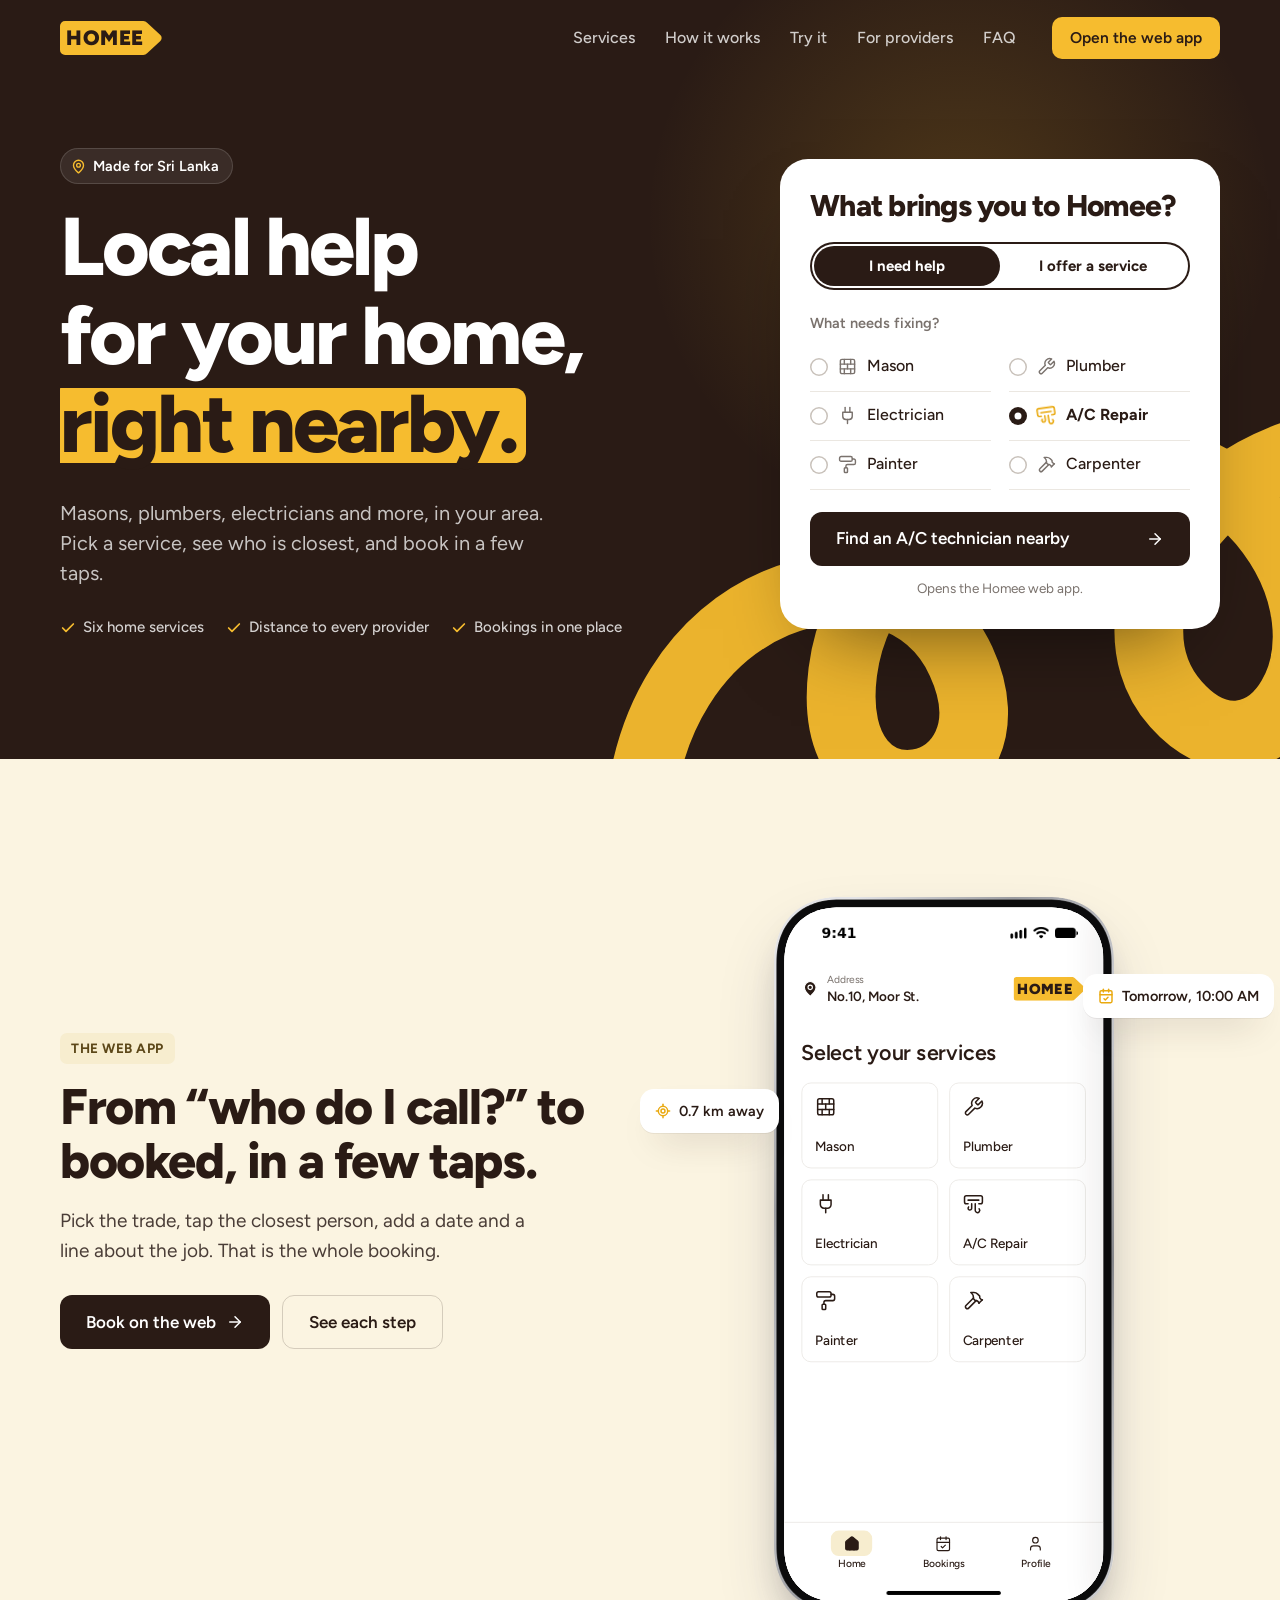
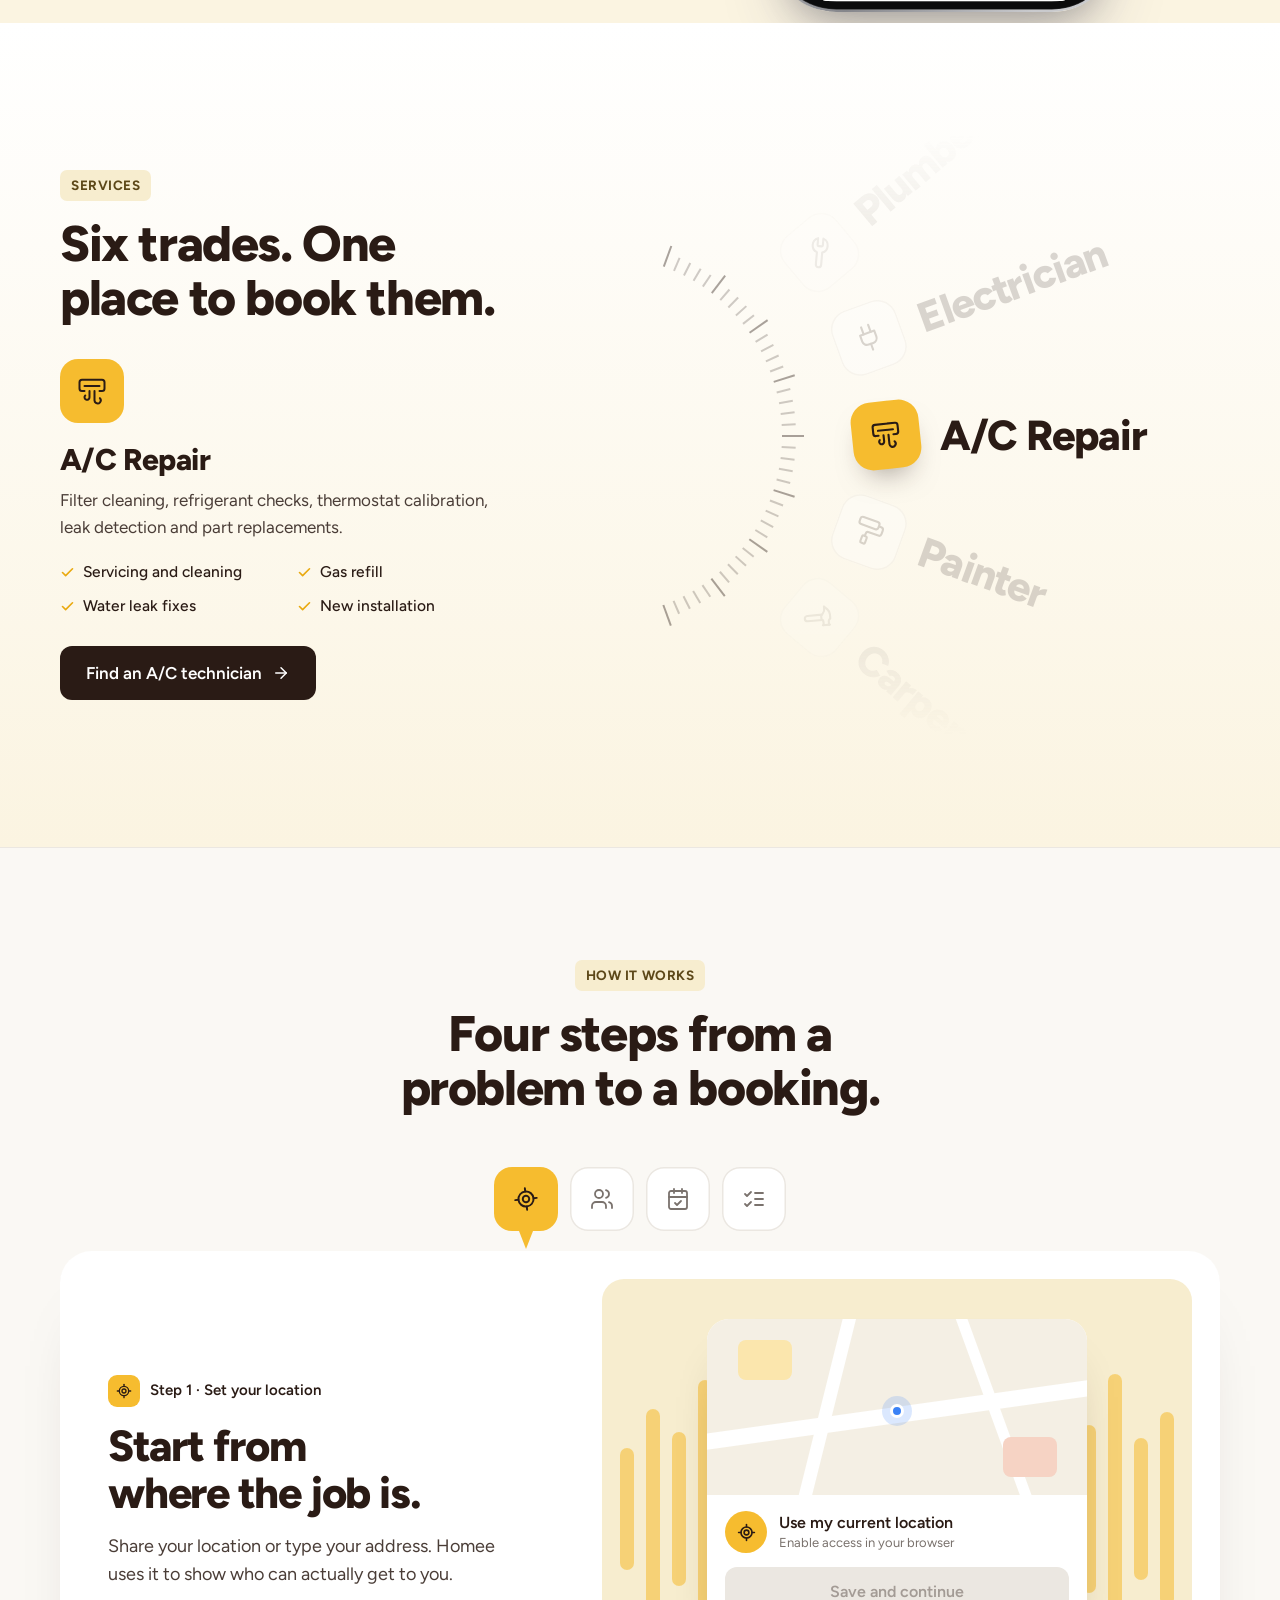
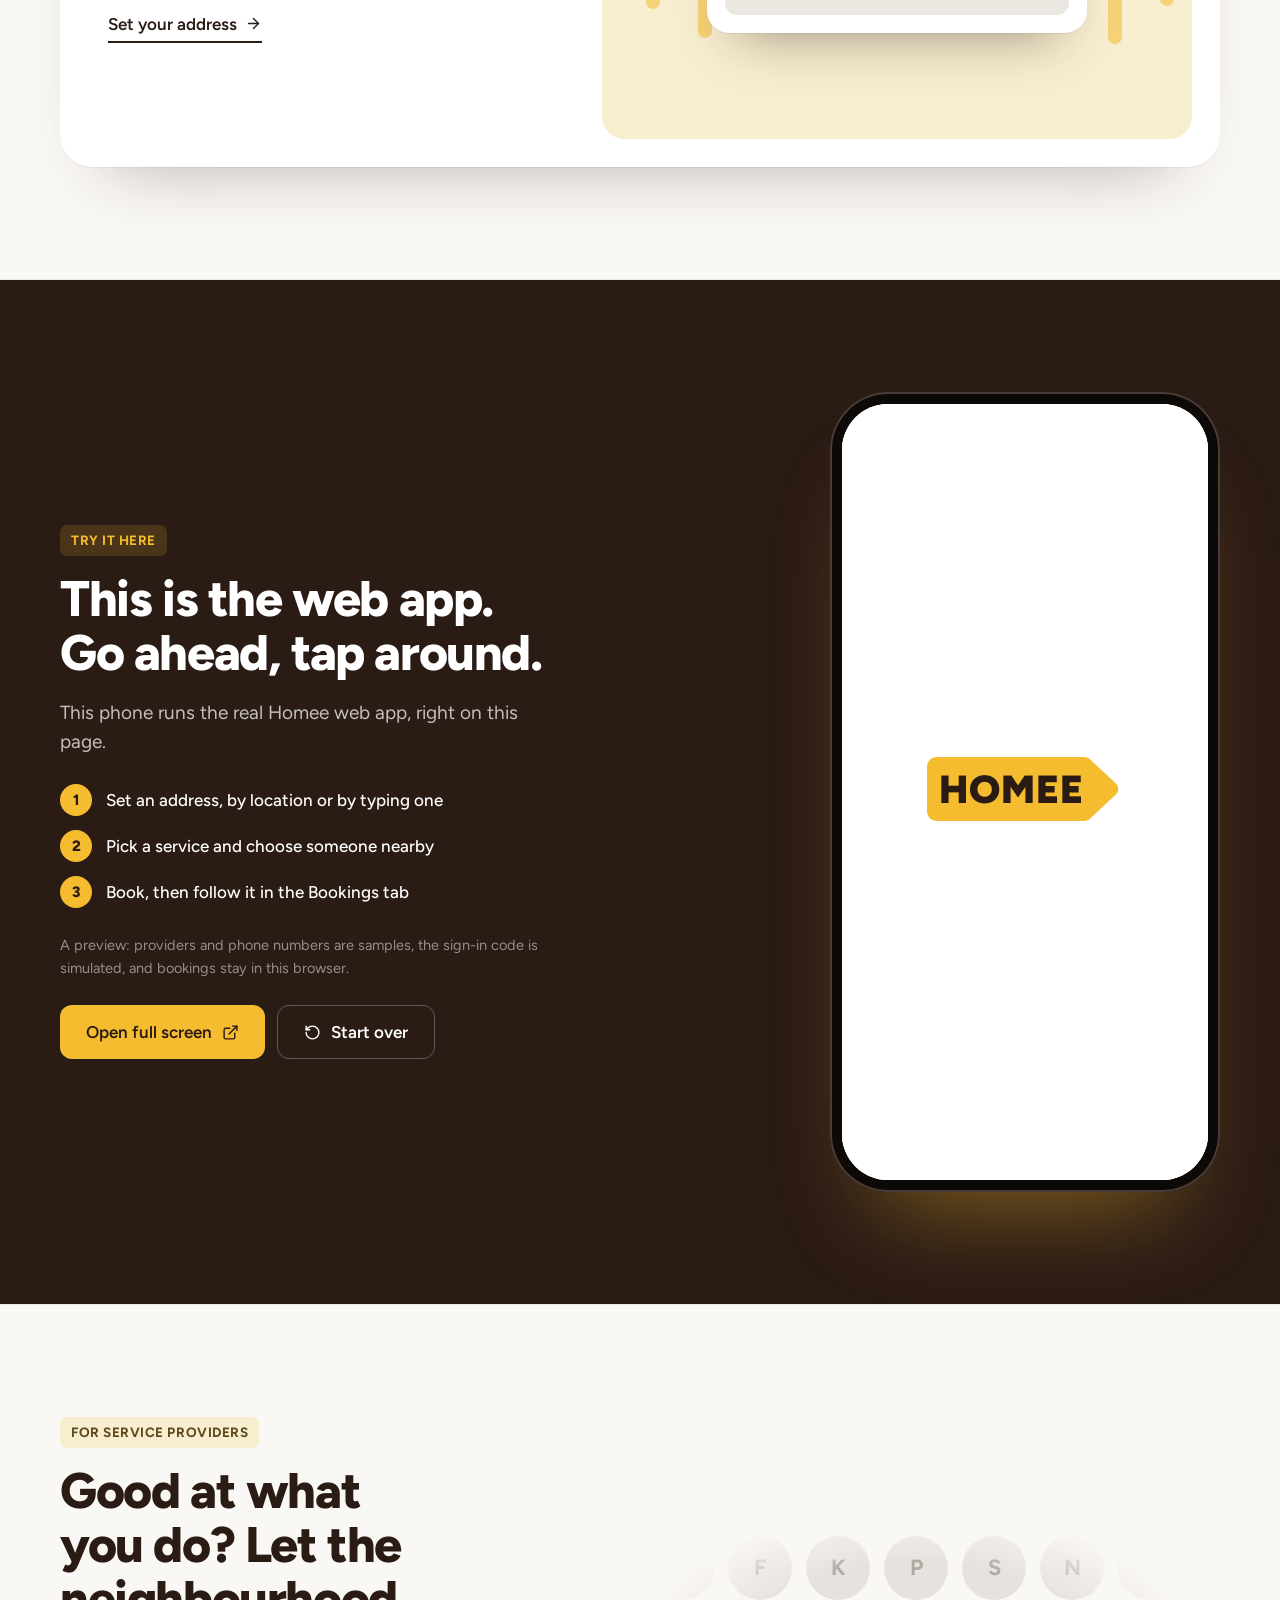
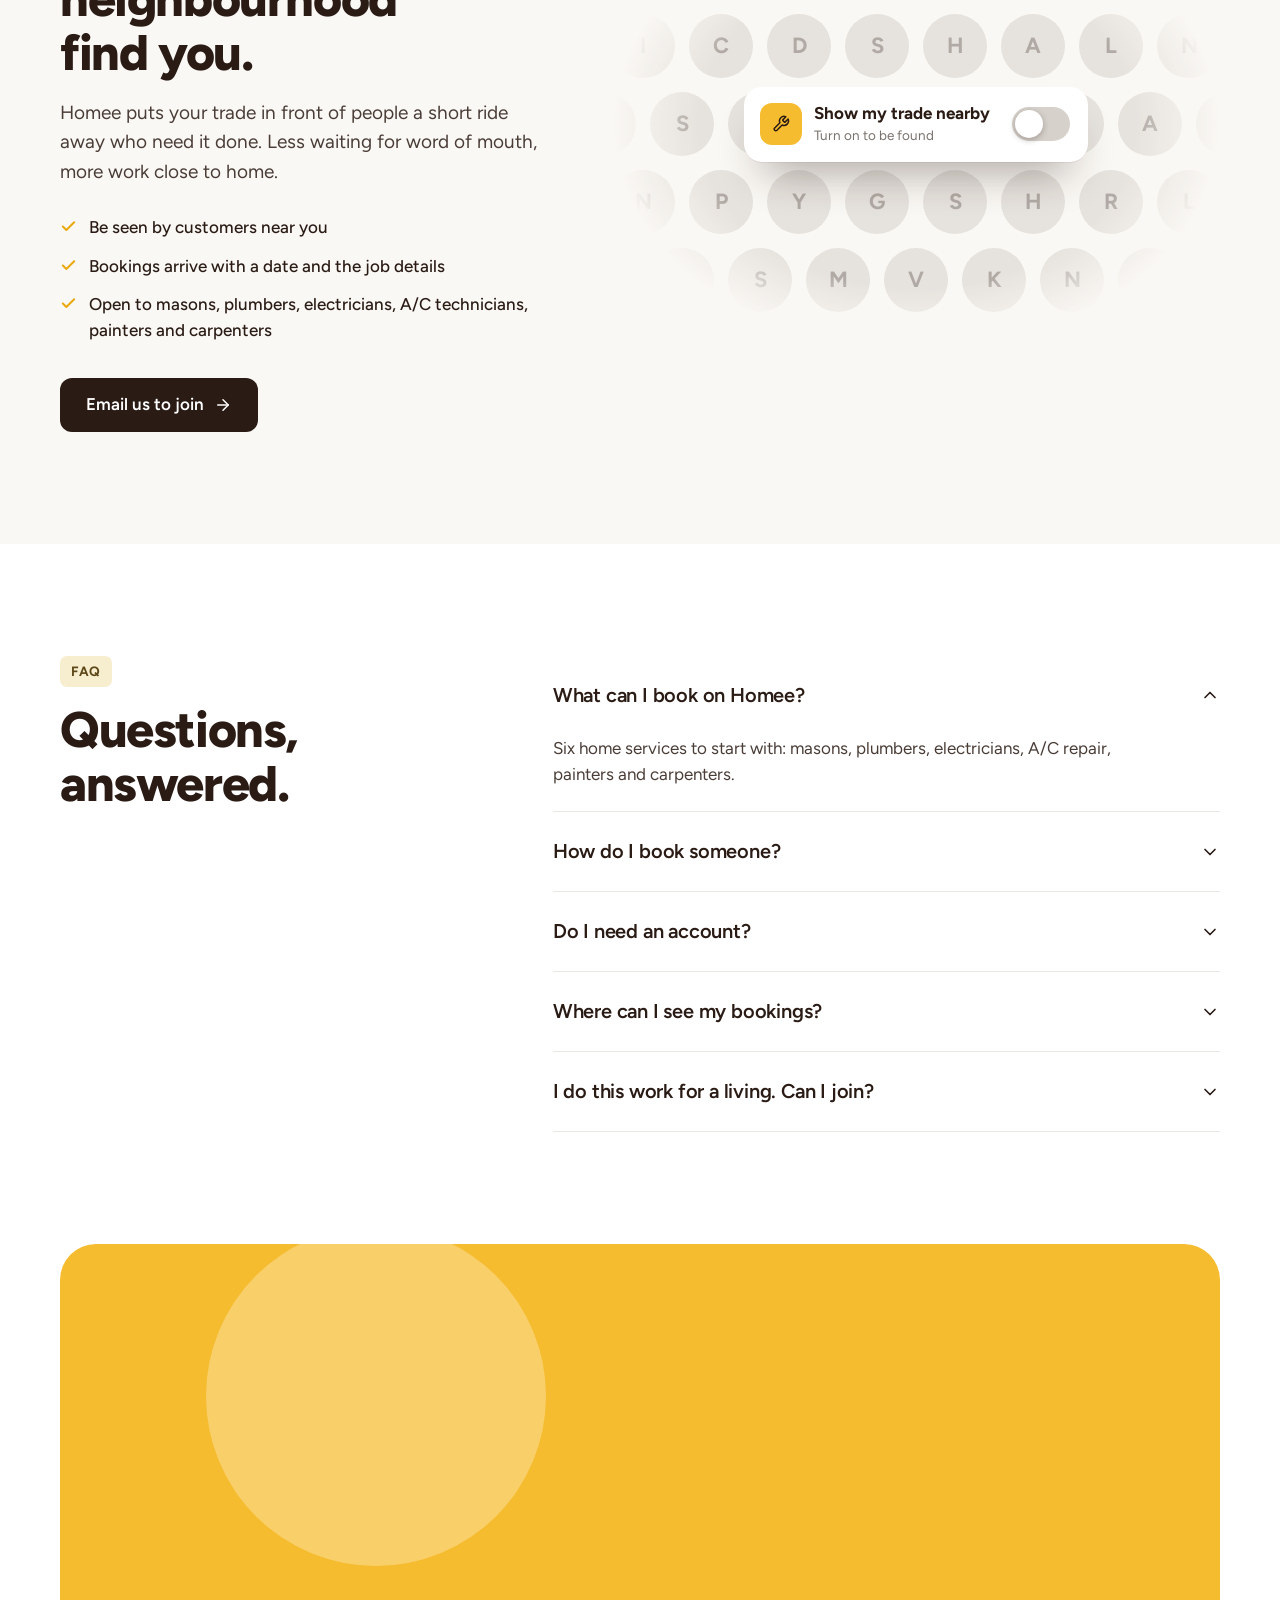
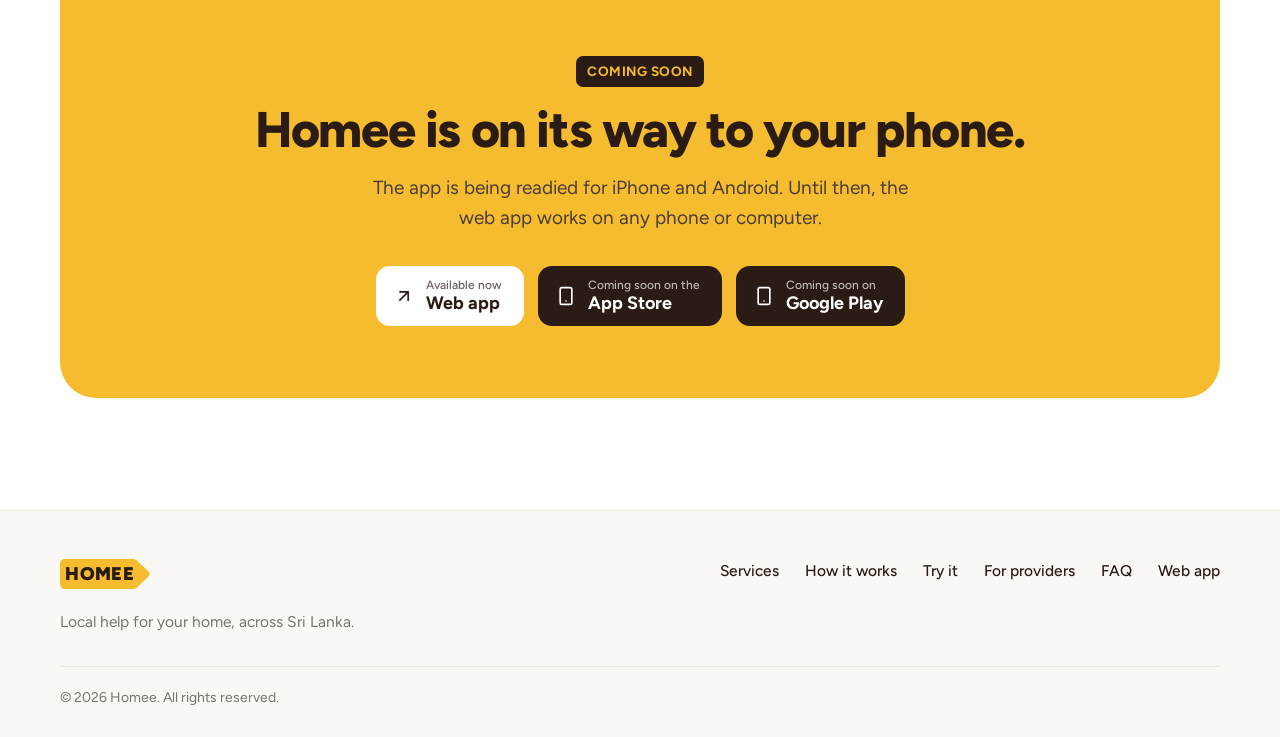
<file: index.html>
<!doctype html>
<html lang="en">
  <head>
    <meta charset="UTF-8" />
    <meta name="viewport" content="width=device-width, initial-scale=1.0" />
    <title>Homee — Local help for your home, across Sri Lanka</title>
    <meta name="description" content="Homee connects you with nearby masons, plumbers, electricians, A/C technicians, painters and carpenters in Sri Lanka. Pick a service, see who is close, and book." />
    <meta name="theme-color" content="#F6BC2F" />
    <link rel="preconnect" href="https://fonts.googleapis.com" />
    <link rel="preconnect" href="https://fonts.gstatic.com" crossorigin />
    <link href="https://fonts.googleapis.com/css2?family=Figtree:wght@400;500;600;700;800;900&display=swap" rel="stylesheet" />
    <script type="module" crossorigin src="./assets/main-1d41f1b0.js"></script>
    <link rel="modulepreload" crossorigin href="./assets/chart-d359485e.js">
    <link rel="stylesheet" href="./assets/chart-2f5d34d7.css">
    <link rel="stylesheet" href="./assets/index-26b50e03.css">
  </head>
  <body>
    <div id="root"></div>
    
  </body>
</html>
</file>
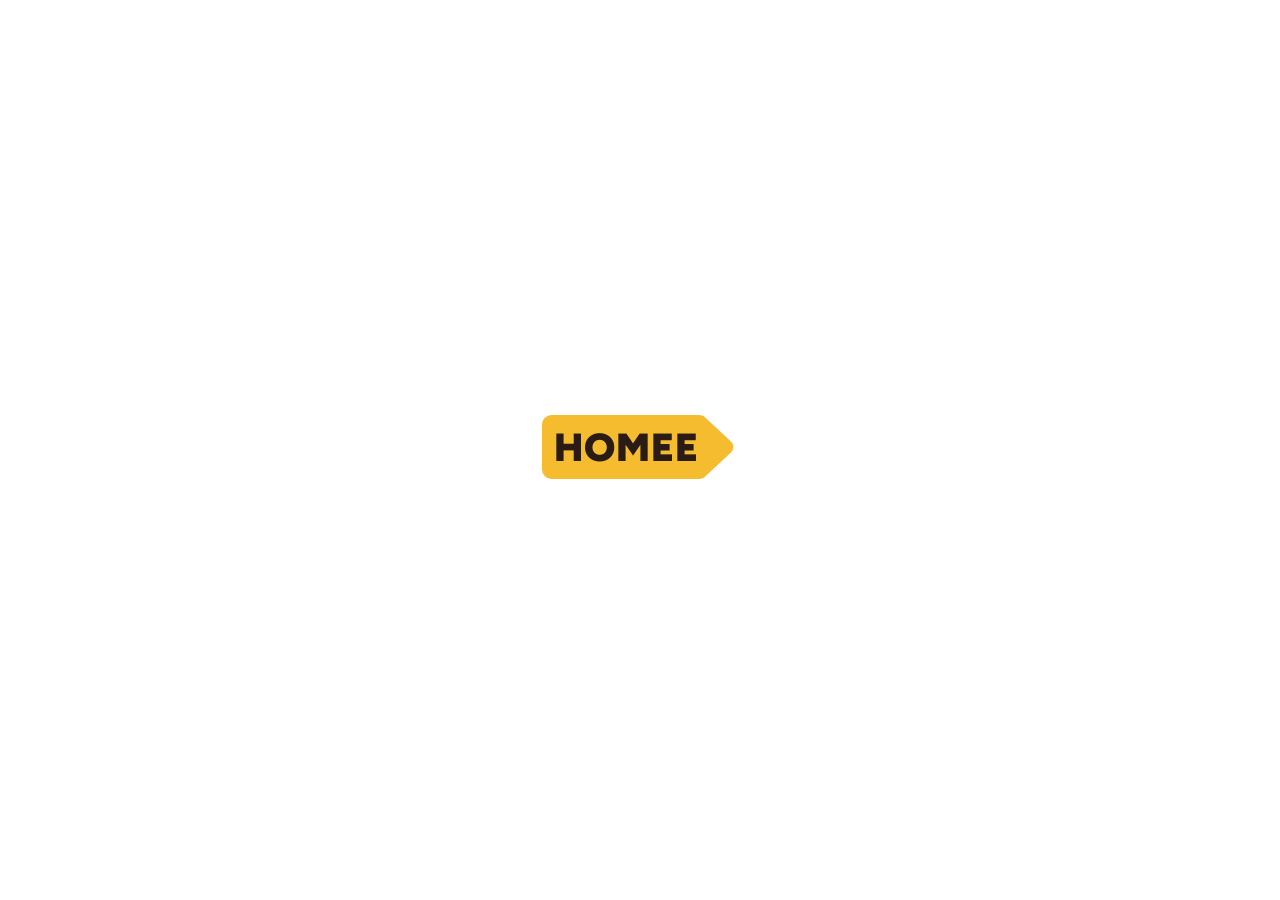
<file: app.html>
<!doctype html>
<html lang="en">
  <head>
    <meta charset="UTF-8" />
    <meta name="viewport" content="width=device-width, initial-scale=1.0, viewport-fit=cover" />
    <title>Homee — Book local help</title>
    <meta name="description" content="Book nearby masons, plumbers, electricians, A/C technicians, painters and carpenters with Homee." />
    <meta name="theme-color" content="#FFFFFF" />
    <link rel="preconnect" href="https://fonts.googleapis.com" />
    <link rel="preconnect" href="https://fonts.gstatic.com" crossorigin />
    <link href="https://fonts.googleapis.com/css2?family=Figtree:wght@400;500;600;700;800;900&display=swap" rel="stylesheet" />
    <script type="module" crossorigin src="./assets/app-07b641d0.js"></script>
    <link rel="modulepreload" crossorigin href="./assets/chart-d359485e.js">
    <link rel="stylesheet" href="./assets/chart-2f5d34d7.css">
    <link rel="stylesheet" href="./assets/app-37e42672.css">
  </head>
  <body>
    <div id="root"></div>
    
  </body>
</html>
</file>
<file: assets/chart-2f5d34d7.css>
@layer stageshow{.ss-fit{position:relative;width:100%;margin-inline:auto}.ss-stage{--ss-canvas: #f6f5f4;--ss-surface: #fff;--ss-chrome: #fff;--ss-ink-1: rgba(0, 0, 0, .04);--ss-ink-2: rgba(0, 0, 0, .06);--ss-ink-3: rgba(0, 0, 0, .08);--ss-fill: #ebebeb;--ss-ink-4: rgba(0, 0, 0, .1);--ss-ink-5: rgba(0, 0, 0, .15);--ss-line: rgba(0, 0, 0, .06);--ss-line-faint: rgba(0, 0, 0, .04);--ss-text: #7a7a7d;--ss-text-strong: #262628;--ss-text-faint: #9a9a9d;--ss-icon: #707074;--ss-icon-faint: #c4c4c7;--ss-accent: #3b82f6;--ss-accent-soft: rgba(59, 130, 246, .12);--ss-success: #22c55e;--ss-danger: #ef4444;--ss-warning: #f59e0b;--ss-well: #efeeec;--ss-success-soft: rgba(34, 197, 94, .12);--ss-success-text: #15803d;--ss-danger-soft: rgba(239, 68, 68, .1);--ss-danger-text: #b91c1c;--ss-warning-soft: rgba(245, 158, 11, .14);--ss-warning-text: #b45309;--ss-accent-2: #8b5cf6;--ss-accent-text: color-mix(in srgb, var(--ss-accent) 82%, #000);--ss-shadow-window: 0 0 0 1px rgba(0, 0, 0, .06), 0 4px 16px rgba(0, 0, 0, .08);--ss-shadow-float: 0 0 0 1px rgba(0, 0, 0, .08), 0 4px 16px rgba(0, 0, 0, .12), 0 12px 32px rgba(0, 0, 0, .08);--ss-shadow-card: 0 1px 2px rgba(0, 0, 0, .04);--ss-shadow-hero: 0 0 0 1px rgba(0, 0, 0, .06), 0 30px 60px -12px rgba(50, 50, 93, .25), 0 18px 36px -18px rgba(0, 0, 0, .3);--ss-shadow-lift: 0 0 0 1px rgba(0, 0, 0, .04), 0 12px 28px -6px rgba(50, 50, 93, .28), 0 6px 12px -6px rgba(0, 0, 0, .16);--ss-raised: #fff;--ss-shadow-satellite: 0 0 0 1px rgba(0, 0, 0, .04), 0 14px 32px -8px rgba(50, 50, 93, .24), 0 4px 10px -4px rgba(0, 0, 0, .1);--ss-shadow-ground: 0 0 0 1px rgba(50, 50, 93, .06), 0 24px 48px -24px rgba(50, 50, 93, .18);--ss-font: system-ui, -apple-system, sans-serif;--ss-mono: "SF Mono", "SFMono-Regular", ui-monospace, Consolas, monospace;--ss-radius-sm: 6px;--ss-radius-md: 8px;--ss-radius-lg: 10px;--ss-radius-window: 12px;--ss-radius-pill: 999px;--ss-control: 34px;--ss-row: 26px;position:absolute;top:0;left:0;transform-origin:0 0;font-family:var(--ss-font);-webkit-font-smoothing:antialiased;-webkit-user-select:none;user-select:none;font-size:16px;font-weight:400;font-style:normal;line-height:normal;letter-spacing:normal;word-spacing:normal;text-align:start;text-indent:0;text-transform:none;white-space:normal;color:#000}.ss-ground{--ss-orb-1: #c9b8ff;--ss-orb-2: #ffc59a;--ss-orb-3: #a9d8ff;position:absolute;top:0;right:0;bottom:0;left:0;z-index:-1;overflow:hidden;border-radius:var(--ss-ground-radius, 20px);background:radial-gradient(60% 75% at 8% 4%,color-mix(in srgb,var(--ss-orb-1) 85%,transparent),transparent 70%),radial-gradient(55% 70% at 96% 92%,color-mix(in srgb,var(--ss-orb-2) 80%,transparent),transparent 70%),radial-gradient(45% 55% at 78% 8%,color-mix(in srgb,var(--ss-orb-3) 55%,transparent),transparent 70%),var(--ss-canvas);pointer-events:none}.ss-stage[data-theme=dark] .ss-ground{background:radial-gradient(60% 75% at 8% 4%,color-mix(in srgb,var(--ss-orb-1) 30%,transparent),transparent 70%),radial-gradient(55% 70% at 96% 92%,color-mix(in srgb,var(--ss-orb-2) 24%,transparent),transparent 70%),radial-gradient(45% 55% at 78% 8%,color-mix(in srgb,var(--ss-orb-3) 18%,transparent),transparent 70%),var(--ss-canvas)}.ss-stage[data-theme=dark]{--ss-canvas: #111113;--ss-surface: #1a1a1d;--ss-chrome: #1d1d20;--ss-ink-1: rgba(255, 255, 255, .05);--ss-ink-2: rgba(255, 255, 255, .07);--ss-ink-3: rgba(255, 255, 255, .1);--ss-fill: #313134;--ss-ink-4: rgba(255, 255, 255, .13);--ss-ink-5: rgba(255, 255, 255, .2);--ss-line: rgba(255, 255, 255, .08);--ss-line-faint: rgba(255, 255, 255, .05);--ss-text: #9d9da1;--ss-text-strong: #ececee;--ss-text-faint: #6c6c70;--ss-icon: #9a9aa0;--ss-icon-faint: #4a4a50;--ss-accent-soft: rgba(59, 130, 246, .2);--ss-accent-text: color-mix(in srgb, var(--ss-accent) 70%, #fff);--ss-well: #0a0a0b;--ss-success-soft: rgba(34, 197, 94, .16);--ss-success-text: #4ade80;--ss-danger-soft: rgba(239, 68, 68, .16);--ss-danger-text: #f87171;--ss-warning-soft: rgba(245, 158, 11, .18);--ss-warning-text: #fbbf24;--ss-shadow-lift: 0 0 0 1px rgba(255, 255, 255, .1), 0 12px 28px -6px rgba(0, 0, 0, .6);--ss-shadow-window: 0 0 0 1px rgba(255, 255, 255, .08), 0 4px 16px rgba(0, 0, 0, .4);--ss-shadow-float: 0 0 0 1px rgba(255, 255, 255, .1), 0 4px 16px rgba(0, 0, 0, .4), 0 12px 32px rgba(0, 0, 0, .3);--ss-shadow-card: 0 0 0 1px rgba(255, 255, 255, .05);--ss-shadow-hero: 0 0 0 1px rgba(255, 255, 255, .08), 0 30px 60px -12px rgba(0, 0, 0, .6);--ss-shadow-satellite: 0 0 0 1px rgba(255, 255, 255, .1), 0 14px 32px -8px rgba(0, 0, 0, .7), 0 4px 10px -4px rgba(0, 0, 0, .5);--ss-shadow-ground: 0 0 0 1px rgba(255, 255, 255, .1), 0 24px 48px -24px rgba(0, 0, 0, .6);--ss-raised: #26262a}.ss-stage[data-theme=blueprint]{--ss-canvas: transparent;--ss-surface: #1857bd;--ss-raised: #1b5cc4;--ss-chrome: transparent;--ss-ink-1: rgba(214, 232, 255, .12);--ss-ink-2: rgba(214, 232, 255, .16);--ss-ink-3: rgba(214, 232, 255, .22);--ss-fill: #4277cc;--ss-ink-4: rgba(214, 232, 255, .3);--ss-ink-5: rgba(214, 232, 255, .45);--ss-line: rgba(214, 232, 255, .35);--ss-line-faint: rgba(214, 232, 255, .2);--ss-text: #b3c9ec;--ss-text-strong: #f0f6ff;--ss-text-faint: #7fa1da;--ss-icon: #c9dcf7;--ss-icon-faint: #6f97d6;--ss-accent: #ffffff;--ss-accent-soft: rgba(255, 255, 255, .15);--ss-success: #e6f0ff;--ss-danger: #e6f0ff;--ss-warning: #e6f0ff;--ss-success-soft: rgba(255, 255, 255, .14);--ss-danger-soft: rgba(255, 255, 255, .14);--ss-warning-soft: rgba(255, 255, 255, .14);--ss-success-text: #ffffff;--ss-danger-text: #ffffff;--ss-warning-text: #ffffff;--ss-well: #1450b4;--ss-shadow-window: 0 0 0 1px rgba(214, 232, 255, .55);--ss-shadow-float: 0 0 0 1px rgba(214, 232, 255, .7);--ss-shadow-card: 0 0 0 1px rgba(214, 232, 255, .35);--ss-shadow-hero: 0 0 0 1px rgba(214, 232, 255, .55);--ss-shadow-satellite: 0 0 0 1px rgba(214, 232, 255, .8);--ss-shadow-ground: 0 0 0 1px rgba(214, 232, 255, .7);background-color:var(--ss-well);background-image:linear-gradient(rgba(214,232,255,.08) 1px,transparent 1px),linear-gradient(90deg,rgba(214,232,255,.08) 1px,transparent 1px);background-size:16px 16px;background-position:var(--ss-grid-x, 0) var(--ss-grid-y, 0)}.ss-stage[data-theme=glass]{--ss-canvas: rgba(255, 255, 255, .5);--ss-surface: rgba(255, 255, 255, .62);--ss-chrome: rgba(255, 255, 255, .38);--ss-raised: rgba(255, 255, 255, .74);--ss-line: rgba(255, 255, 255, .65);--ss-line-faint: rgba(255, 255, 255, .45);--ss-well: #ebe9f5;--ss-shadow-window: inset 0 0 0 1px rgba(255, 255, 255, .75), 0 20px 50px -14px rgba(40, 40, 90, .28);--ss-shadow-hero: inset 0 0 0 1px rgba(255, 255, 255, .75), 0 30px 60px -16px rgba(40, 40, 90, .3);--ss-shadow-satellite: inset 0 0 0 1px rgba(255, 255, 255, .85), 0 16px 36px -10px rgba(40, 40, 90, .32);--ss-shadow-float: inset 0 0 0 1px rgba(255, 255, 255, .85), 0 12px 32px -8px rgba(40, 40, 90, .28);--ss-shadow-ground: inset 0 0 0 1px rgba(255, 255, 255, .85), 0 24px 48px -24px rgba(40, 40, 90, .24);--ss-shadow-card: inset 0 0 0 1px rgba(255, 255, 255, .6);background:radial-gradient(55% 65% at 12% 18%,color-mix(in srgb,var(--ss-accent) 42%,transparent),transparent 70%),radial-gradient(50% 60% at 88% 28%,color-mix(in srgb,var(--ss-accent-2) 38%,transparent),transparent 70%),radial-gradient(60% 55% at 58% 100%,rgba(255,168,120,.42),transparent 70%),var(--ss-well)}.ss-stage[data-theme=glass] .ss-window,.ss-stage[data-theme=glass] .ss-popover,.ss-stage[data-theme=glass] .ss-glass{backdrop-filter:blur(24px) saturate(1.6);-webkit-backdrop-filter:blur(24px) saturate(1.6)}.ss-stage[data-greys=cool]:not([data-theme=dark],[data-theme=blueprint],[data-theme=glass]){--ss-canvas: #f4f5f8;--ss-well: #eceef2}.ss-stage[data-palette=mono]{--ss-accent: #1a1a1a;--ss-accent-soft: rgba(0, 0, 0, .06);--ss-success: #1a1a1a;--ss-danger: #1a1a1a;--ss-warning: #1a1a1a;--ss-accent-2: #1a1a1a;--ss-success-text: #1a1a1a;--ss-danger-text: #1a1a1a;--ss-success-soft: rgba(0, 0, 0, .06);--ss-danger-soft: rgba(0, 0, 0, .04)}.ss-stage[data-palette=mono][data-theme=dark]{--ss-accent: #f2f2f2;--ss-accent-soft: rgba(255, 255, 255, .1);--ss-success: #f2f2f2;--ss-danger: #f2f2f2;--ss-warning: #f2f2f2;--ss-accent-2: #f2f2f2;--ss-success-text: #f2f2f2;--ss-danger-text: #f2f2f2;--ss-success-soft: rgba(255, 255, 255, .1);--ss-danger-soft: rgba(255, 255, 255, .06)}.ss-stage[data-palette=mono] img,.ss-stage[data-palette=mono] .ss-keep-mono{filter:grayscale(1)}.ss-fade-b{-webkit-mask-image:linear-gradient(to bottom,#000 calc(100% - var(--ss-fade, 64px)),transparent);mask-image:linear-gradient(to bottom,#000 calc(100% - var(--ss-fade, 64px)),transparent)}.ss-fade-r{-webkit-mask-image:linear-gradient(to right,#000 calc(100% - var(--ss-fade, 64px)),transparent);mask-image:linear-gradient(to right,#000 calc(100% - var(--ss-fade, 64px)),transparent)}.ss-fade-br{-webkit-mask-image:linear-gradient(to bottom,#000 calc(100% - var(--ss-fade, 64px)),transparent),linear-gradient(to right,#000 calc(100% - var(--ss-fade, 64px)),transparent);mask-image:linear-gradient(to bottom,#000 calc(100% - var(--ss-fade, 64px)),transparent),linear-gradient(to right,#000 calc(100% - var(--ss-fade, 64px)),transparent);mask-composite:intersect}.ss-recede{transition:opacity .3s ease}.ss-recede[data-receded=true]{opacity:.4}.ss-stage [data-instant],.ss-stage[data-instant] *,.ss-stage [data-instant] *,.ss-stage[data-instant] *:before,.ss-stage[data-instant] *:after{transition:none!important}@keyframes ss-spin{to{transform:rotate(1turn)}}@keyframes ss-fade-in{0%{opacity:0;filter:blur(2px);transform:translateY(3px)}}.ss-stage[data-still] *,.ss-stage[data-still] *:before,.ss-stage[data-still] *:after{transition:none!important;animation:none!important}.ss-stage[data-offscreen],.ss-stage[data-offscreen] *,.ss-stage[data-offscreen] *:before,.ss-stage[data-offscreen] *:after{transition:none!important;animation-play-state:paused!important}.ss-stage[data-placing] *,.ss-stage[data-placing] *:before,.ss-stage[data-placing] *:after{transition:none!important}.ss-stage *,.ss-stage *:before,.ss-stage *:after{box-sizing:border-box}.ss-stage[data-hit] *{pointer-events:auto!important}}:where(.ss-stage) :is(p,h1,h2,h3,h4,h5,h6,ul,ol,li,dl,dt,dd,a,figure,figcaption,blockquote,pre,code,hr,table,th,td,button,input,label):not(html):not(body){all:revert}:where(.ss-stage,.ss-stage *,.ss-stage :before,.ss-stage :after):not(html){border-width:revert-layer;border-style:revert-layer;border-color:revert-layer;box-sizing:revert-layer;padding:revert-layer;margin:revert-layer}:where(.ss-stage) :is(svg,img):not(html):not(body){max-width:none;vertical-align:revert-layer}:where(.ss-stage :is(.ss-fly__lift,.ss-expand__face))>:is(svg,img):not(html):not(body):not(head){max-width:100%}@layer stageshow{.ss-keys{position:absolute;bottom:16px;left:50%;z-index:99;display:flex;gap:4px;opacity:0;transform:translate(-50%,6px) scale(.96);transition:opacity .16s ease,transform .2s cubic-bezier(.22,1,.36,1);pointer-events:none}.ss-keys[data-show=true]{opacity:1;transform:translate(-50%) scale(1)}.ss-keys[data-at=top]{top:16px;bottom:auto}.ss-keys[data-at=bottom-left],.ss-keys[data-at=bottom-right]{left:auto;transform:translateY(6px) scale(.96)}.ss-keys[data-at=bottom-left]{left:16px}.ss-keys[data-at=bottom-right]{right:16px}.ss-keys[data-at=bottom-left][data-show=true],.ss-keys[data-at=bottom-right][data-show=true]{transform:none}.ss-key{display:grid;place-items:center;min-width:28px;height:28px;padding:0 8px;border-radius:7px;background:rgba(24,24,27,.88);box-shadow:inset 0 -2px #0006,0 4px 12px #0000002e;color:#fff;font:500 13px/1 var(--ss-font);transition:transform .08s ease-out,box-shadow .08s ease-out}.ss-key[data-down=true]{transform:translateY(1px) scale(.94);box-shadow:inset 0 -1px #0006,0 2px 6px #0000002e}}@layer stageshow{.ss-cursor{position:absolute;top:0;left:0;z-index:100;pointer-events:none;will-change:transform;transition:opacity .25s ease}.ss-cursor[data-idle]{opacity:0;transition-duration:.6s}.ss-cursor__press{display:grid;transform-origin:0 0;transition:transform .26s cubic-bezier(.22,1,.36,1)}.ss-cursor[data-pressed=true] .ss-cursor__press{transform:scale(.9);transition:transform .08s ease-out}.ss-cursor__glyph{grid-area:1 / 1;transform:scale(0);opacity:0;transition:transform .2s ease,opacity .2s ease}.ss-cursor__glyph[data-active=true]{transform:scale(var(--ss-cursor-size, 1));opacity:1}.ss-cursor__glyph[data-glyph^=resize]{transform:scale(calc(var(--ss-cursor-size, 1) * .5))}.ss-cursor[data-kind^=resize] .ss-cursor__glyph:not([data-active=true]){transform:scale(calc(var(--ss-cursor-size, 1) * .6))}.ss-cursor[data-kind^=resize] .ss-cursor__glyph,.ss-cursor__glyph[data-glyph^=resize]{transition:transform .28s cubic-bezier(.22,1,.36,1),opacity .2s ease}.ss-cursor__glyph[data-glyph^=resize][data-active=true]{transform:scale(var(--ss-cursor-size, 1))}.ss-cursor[data-kind^=resize] .ss-cursor__glyph:not([data-active=true]),.ss-cursor:not([data-kind^=resize]) .ss-cursor__glyph[data-glyph^=resize]{transition:transform .28s cubic-bezier(.22,1,.36,1),opacity .1s ease}.ss-cursor:is([data-kind=open],[data-kind=grab]) .ss-cursor__glyph:is([data-glyph=open],[data-glyph=grab]){transform:scale(var(--ss-cursor-size, 1));transition:opacity .08s linear}.ss-cursor[data-style=large]{--ss-cursor-size: 1.5}.ss-cursor[data-style=large] .ss-cursor__glyph[data-glyph=ibeam]{--ss-cursor-size: 1.15}.ss-cursor__dot{display:block;width:22px;height:22px;margin:-11px 0 0 -11px;border-radius:50%;background:rgba(118,118,128,.26);-webkit-backdrop-filter:blur(5px) saturate(1.8) brightness(1.04);backdrop-filter:blur(5px) saturate(1.8) brightness(1.04);box-shadow:inset 0 1px 1px #fff6,inset 0 -1px 1px #0000000d,0 2px 10px #0000001a;transition:background .15s ease}.ss-cursor__dot{transition:background .15s ease,width .2s cubic-bezier(.22,1,.36,1),height .2s cubic-bezier(.22,1,.36,1),margin .2s cubic-bezier(.22,1,.36,1),border-radius .2s ease}.ss-cursor[data-style=circle][data-kind=ibeam] .ss-cursor__dot{width:4px;height:20px;margin:-10px 0 0 -2px;border-radius:2px;background:rgba(60,60,67,.55)}.ss-stage[data-theme=dark] .ss-cursor__dot{background:rgba(255,255,255,.2);box-shadow:inset 0 1px 1px #ffffff4d,0 2px 10px #0000004d}.ss-cursor[data-style=circle][data-pressed=true] .ss-cursor__press{transform:scale(.8)}.ss-cursor[data-style=circle][data-pressed=true] .ss-cursor__dot{-webkit-backdrop-filter:none;backdrop-filter:none;background:rgba(118,118,128,.22)}.ss-stage[data-theme=dark] .ss-cursor[data-style=circle][data-pressed=true] .ss-cursor__dot{background:rgba(255,255,255,.18)}.ss-cursor[data-style=circle][data-pressed=true] .ss-cursor__dot,.ss-cursor[data-style=circle][data-kind=grab] .ss-cursor__dot{background:rgba(118,118,128,.4)}.ss-cursor[data-style=touch] .ss-cursor__dot{width:34px;height:34px;margin:-17px 0 0 -17px;background:rgba(118,118,128,.14);-webkit-backdrop-filter:none;backdrop-filter:none;opacity:0;transform:scale(.7);transition:opacity .4s ease,transform .45s cubic-bezier(.22,1,.36,1)}.ss-cursor__streak{position:absolute;left:0;top:-13px;width:0;height:26px;border-radius:13px;background:linear-gradient(to right,rgba(118,118,128,0),rgba(118,118,128,.16));transform-origin:100% 50%;opacity:0;pointer-events:none;transition:opacity .16s ease}.ss-cursor[data-swiping] .ss-cursor__streak{opacity:1;transition:none}.ss-cursor[data-style=touch][data-touching] .ss-cursor__dot{opacity:1;transform:scale(1);transition:opacity .14s ease,transform .16s cubic-bezier(.22,1,.36,1)}.ss-cursor[data-style=touch][data-pressed=true] .ss-cursor__dot,.ss-cursor[data-style=touch][data-swiping] .ss-cursor__dot{background:rgba(118,118,128,.22);transform:scale(.82);transition:background .08s ease,transform .1s ease-out}.ss-cursor__glyph svg{display:block;filter:drop-shadow(0 1px 2px rgba(0,0,0,.3))}.ss-cursor__arrow path{fill:var(--ss-cursor-ink, #111);stroke:var(--ss-cursor-ink, #111);stroke-width:2.4;stroke-linejoin:round}.ss-cursor__arrow{display:block;filter:drop-shadow(0 1px 1.5px rgba(0,0,0,.18))}.ss-stage[data-theme=dark] .ss-cursor__arrow,.ss-stage[data-theme=blueprint] .ss-cursor__arrow{--ss-cursor-ink: #fff}.ss-stage[data-theme=dark] .ss-cursor,.ss-stage[data-theme=blueprint] .ss-cursor{--ss-cursor-line: #fff;--ss-cursor-edge: rgba(0, 0, 0, .75)}.ss-ripple{position:absolute;z-index:99;width:36px;height:36px;margin:-18px 0 0 -18px;border-radius:50%;border:1.5px solid var(--ss-accent);background:color-mix(in srgb,var(--ss-accent) 10%,transparent);pointer-events:none;animation:ss-ripple .55s cubic-bezier(.25,.8,.25,1) forwards}@keyframes ss-ripple{0%{transform:scale(.2);opacity:1}to{transform:scale(1);opacity:0}}.ss-stage[data-palette=mono] .ss-ripple{border-color:var(--ss-text-strong);background:transparent}.ss-stage[data-hit] :is(.ss-cursor,.ss-cursor *){pointer-events:none!important}}@layer stageshow{.ss-stage[data-theme=blueprint] .ss-window__dot{background:transparent;box-shadow:inset 0 0 0 1px var(--ss-line)}.ss-stage[data-theme=blueprint] .ss-window__url{background:transparent;box-shadow:inset 0 0 0 1px var(--ss-line-faint)}.ss-stage[data-palette=mono] .ss-window__dot{background:var(--ss-ink-5);box-shadow:none}:where(.ss-window){position:relative;--ss-lights-y: 19px;--ss-dot: 9px;--ss-side-inset: 0px}.ss-window{display:flex;flex-direction:column;overflow:hidden;background:var(--ss-canvas);border-radius:var(--ss-radius-window);box-shadow:var(--ss-shadow-window)}.ss-window__bar{display:flex;flex-shrink:0;align-items:center;gap:6px;height:38px;padding:0 calc(var(--ss-lights-y) - var(--ss-dot) / 2);background:var(--ss-chrome);border-bottom:1px solid var(--ss-line)}.ss-window__lights{display:flex;flex-shrink:0;gap:6px}.ss-window__dot{width:var(--ss-dot);height:var(--ss-dot);border-radius:50%;box-shadow:inset 0 0 0 .5px #0000001f}.ss-window__dot:nth-child(1){background:#ff5f57}.ss-window__dot:nth-child(2){background:#febc2e}.ss-window__dot:nth-child(3){background:#28c840}.ss-window__url{flex:1;min-width:0;margin-left:8px;padding:4px 10px;overflow:hidden;background:var(--ss-ink-1);border-radius:6px;color:var(--ss-text-faint);font-size:10.5px;line-height:1.4;white-space:nowrap;text-overflow:ellipsis}.ss-window[data-url-shape=pill] .ss-window__url{padding-inline:12px;border-radius:999px}.ss-window__title{flex:1;margin-right:36px;text-align:center;font-size:13px;font-weight:600;color:var(--ss-text-strong)}.ss-window__body{position:relative;flex:1;min-height:0}.ss-window__spacer{flex:1}.ss-window[data-lights=grey] .ss-window__dot{background:rgba(186,200,218,.5);box-shadow:none}.ss-window[data-lights=white] .ss-window__dot{background:rgba(255,255,255,.5);box-shadow:none}.ss-window[data-chrome=glass]{background:rgba(248,250,253,.45);-webkit-backdrop-filter:blur(12px);backdrop-filter:blur(12px);border-radius:12px;box-shadow:0 0 0 1px #e5edf580,0 15px 35px #17171714}.ss-window[data-chrome=glass]>.ss-window__bar{display:grid;grid-template-columns:1fr minmax(0,262px) 1fr;gap:12px;height:35px;padding:0 20px;background:none;border:0}.ss-window[data-chrome=glass] .ss-window__lights{gap:4px}.ss-window[data-chrome=glass] .ss-window__dot{width:8px;height:8px}.ss-window[data-chrome=glass] .ss-window__url{display:flex;grid-column:2;align-items:center;justify-content:center;gap:4px;height:20px;margin:0;padding:0 8px;background:rgba(255,255,255,.38);border-radius:999px;box-shadow:inset 0 0 0 1px #e5edf580;color:#50617a;font-size:10px}.ss-window__lock{flex-shrink:0;color:#667691}.ss-window__url-text{overflow:hidden;text-overflow:ellipsis}.ss-window[data-chrome=glass] .ss-window__end{display:flex;grid-column:3;justify-content:flex-end;gap:6px}.ss-window[data-chrome=glass]>.ss-window__body{margin:0 6px 6px;overflow:hidden;background:#fff;border-radius:6px;box-shadow:0 3px 6px #1717170f}.ss-window[data-chrome=card]{background:#fff;border-radius:8px;box-shadow:0 50px 100px -20px #32325d40,0 30px 60px -30px #0000004d}.ss-window[data-chrome=card]>.ss-window__bar{gap:14px;height:44px;padding:0 16px;background:none;border:0}.ss-window[data-chrome=card]:not([data-lights=color]) .ss-window__dot{background:#ecf2f7;box-shadow:none}.ss-window[data-chrome=card] .ss-window__url{flex:1;height:24px;margin:0;padding:0 10px;background:#ecf2f7;border-radius:4px;box-shadow:none;color:#425466;font-size:12px;font-weight:300;line-height:24px}.ss-window[data-chrome=card] .ss-window__end:empty{display:none}.ss-window[data-chrome=card]>.ss-window__body{background:#fff}.ss-window[data-chrome=hairline]{background:#fff;border-radius:8px;box-shadow:0 0 0 1px #0000000f,0 12px 28px -12px #32325d33}.ss-window[data-chrome=hairline]>.ss-window__bar{display:grid;grid-template-columns:1fr auto 1fr;height:20px;padding:0 8px;background:none;border:0;border-bottom:1px solid rgba(0,0,0,.06)}.ss-window[data-chrome=hairline] .ss-window__lights{gap:3px}.ss-window[data-chrome=hairline] .ss-window__dot{width:5px;height:5px}.ss-window[data-chrome=hairline]:not([data-lights=color]) .ss-window__dot{background:#e3e8ee;box-shadow:none}.ss-window[data-chrome=hairline] .ss-window__url{grid-column:2;height:auto;margin:0;padding:0;background:none;box-shadow:none;color:#8792a2;font-size:9px}.ss-window[data-chrome=hairline] .ss-window__end{grid-column:3;justify-self:end}.ss-window[data-chrome=terminal]{--ss-term-bg: #17171a;background:var(--ss-term-bg);box-shadow:inset 0 0 0 1px #ffffff12,var(--ss-shadow-hero, var(--ss-shadow-window))}.ss-window[data-chrome=terminal]>.ss-window__bar{position:relative;background:none;border:0}.ss-window[data-chrome=terminal][data-lights=grey] .ss-window__dot{background:rgba(255,255,255,.16);box-shadow:none}.ss-term__title{position:absolute;left:50%;translate:-50% 0;color:#ffffff6b;font-size:11px;font-weight:500;white-space:nowrap}.ss-term{display:flex;flex-direction:column;gap:3px;padding:4px 16px 16px;overflow:hidden;color:#9d9da6;font:11.5px/1.65 var(--ss-mono);font-variant-ligatures:none}.ss-term>*+.ss-term__prompt{margin-top:8px}.ss-term__line,.ss-term>div,.ss-term>p{margin:0;white-space:pre}.ss-term__path{color:var(--ss-term-path, #6f8ccf)}.ss-term__sigil{margin:0 7px;color:var(--ss-term-sigil, #6ee7a8)}.ss-term__cmd{color:#f1f1f3}.ss-term .ok{color:var(--ss-term-ok, #6ee7a8)}.ss-term .err{color:var(--ss-term-err, #f87171)}.ss-term .dim{color:var(--ss-term-dim, #63636b)}.ss-term__caret{display:inline-block;width:.6em;height:1.2em;margin-left:1px;vertical-align:-.22em;background:#e8e8ec;animation:ss-term-blink 1.06s steps(1) infinite}.ss-term__caret[data-still]{animation:none}@keyframes ss-term-blink{50%{opacity:0}}@media (prefers-reduced-motion: reduce){.ss-term__caret{animation:none}}.ss-window__title[data-toolbar]{margin:0 0 0 14px;text-align:left}.ss-window__nav{display:flex;flex-shrink:0;gap:6px;margin-left:10px;color:var(--ss-text-faint)}.ss-window__nav+.ss-window__url{margin-left:4px}.ss-window__tabs{display:flex;flex-shrink:0;align-items:flex-end;gap:2px;height:38px;padding:0 calc(var(--ss-lights-y) - var(--ss-dot) / 2);background:var(--ss-canvas)}.ss-window__tabs .ss-window__lights{align-self:center;margin-right:14px}.ss-window__tab{display:flex;align-items:center;gap:7px;width:140px;min-width:0;height:30px;padding:0 12px;border-radius:8px 8px 0 0;font-size:11px;color:var(--ss-text-faint)}.ss-window__tab[data-active]{background:var(--ss-chrome);color:var(--ss-text-strong)}.ss-window__tab-label{overflow:hidden;white-space:nowrap;text-overflow:ellipsis}.ss-window__favicon{flex-shrink:0;width:10px;height:10px;border-radius:3px;background:var(--ss-ink-4)}.ss-window__tab[data-active] .ss-window__favicon{background:var(--ss-accent)}[data-kind=tabs]>.ss-window__bar .ss-window__url{margin-left:0}[data-kind=tabs]>.ss-window__bar .ss-window__nav{margin-left:0}.ss-window[data-kind=sidebar]{flex-direction:row}.ss-window__side{display:flex;flex-direction:column;flex-shrink:0;background:var(--ss-canvas);border-right:1px solid var(--ss-line)}.ss-window__side-top{display:flex;flex-shrink:0;align-items:center;height:calc((var(--ss-lights-y) - var(--ss-side-inset)) * 2);padding:0 calc(var(--ss-lights-y) - var(--ss-side-inset) - var(--ss-dot) / 2)}.ss-window__main{display:flex;flex-direction:column;flex:1;min-width:0;background:var(--ss-surface)}.ss-window__main>.ss-window__bar{padding:0 16px}.ss-window__heading{font-size:13px;font-weight:600;color:var(--ss-text-strong)}.ss-bar{display:block;flex-shrink:0}.ss-bar[data-shrink]{flex-shrink:1;min-width:0;max-width:100%}.ss-window[data-lights-size=large]{--ss-dot: 12px}.ss-window[data-lights-size=large] .ss-window__lights{gap:8px}.ss-window[data-bar=tall]{--ss-lights-y: 26px}.ss-window[data-bar=tall]>.ss-window__bar,.ss-window[data-bar=tall] .ss-window__main>.ss-window__bar{align-items:flex-start;height:64px;padding-top:10px;background:none;border-bottom:0}.ss-window[data-bar=tall]>.ss-window__bar>.ss-window__lights{margin-top:calc(16px - var(--ss-dot) / 2)}.ss-window[data-bar=tall] .ss-window__url{margin-top:5px}.ss-window[data-bar=tall] .ss-window__title,.ss-window[data-bar=tall] .ss-window__heading{line-height:32px}.ss-window[data-side=floating]{--ss-side-inset: 8px;border-radius:24px;background:var(--ss-surface)}.ss-window[data-side=floating]>.ss-window__side{position:relative;z-index:1;margin:var(--ss-side-inset) 0 var(--ss-side-inset) var(--ss-side-inset);border-right:0;border-radius:16px;box-shadow:0 0 0 .5px #00000012,inset 0 .5px #fff,0 3px 14px #14234612}.ss-stage[data-theme=dark] .ss-window[data-side=floating]>.ss-window__side{background:var(--ss-raised);box-shadow:0 0 0 1px #ffffff14,0 3px 14px #0000004d}.ss-text{white-space:nowrap}.ss-text[data-wrap]{white-space:normal}}@layer stageshow{:where(.ss-phone){position:relative}.ss-phone{flex-shrink:0;box-shadow:0 calc(var(--ps) * 40) calc(var(--ps) * 80) calc(var(--ps) * -16) #32325d40,0 calc(var(--ps) * 24) calc(var(--ps) * 48) calc(var(--ps) * -24) #0000004d}.ss-phone__glass{height:100%}.ss-phone__window{position:relative;overflow:hidden;isolation:isolate}.ss-phone:is([data-frame=pro],[data-frame=silver],[data-frame=bezel],[data-frame=clay],[data-frame=outline],[data-frame=bare]){--ss-phone-glass: #0b0b0c;--ss-phone-rim: #2c2c2d;--ss-phone-seam: #e0dfdc;--ss-phone-line: var(--ss-text-faint, #9a9a9d);background:none}.ss-phone__bands{position:absolute;top:0;right:0;bottom:0;left:0;overflow:visible;pointer-events:none}.ss-phone:is([data-frame=pro],[data-frame=silver],[data-frame=bezel],[data-frame=clay],[data-frame=outline]) .ss-phone__glass{position:relative}.ss-phone[data-frame=pro]{--ss-phone-band-1: #e3e3e6;--ss-phone-band-2: #9a9ba0;--ss-phone-band-3: #cfd0d4;--ss-phone-band-4: #85868b;--ss-phone-band-5: #c9cacd}.ss-stage[data-theme=dark] .ss-phone[data-frame=pro],.ss-stage[data-theme=glass] .ss-phone[data-frame=pro][data-dark]{--ss-phone-band-1: #5b5c61;--ss-phone-band-2: #2b2c2f;--ss-phone-band-3: #48494d;--ss-phone-band-4: #232427;--ss-phone-band-5: #404145}.ss-phone[data-frame=silver]{--ss-phone-band-1: #f4f4f6;--ss-phone-band-2: #c9cacf;--ss-phone-band-3: #eeeef1;--ss-phone-band-4: #b9babf;--ss-phone-band-5: #e6e6ea}.ss-phone[data-frame=bezel]{--ss-phone-glass: #111113}.ss-phone[data-frame=clay]{--ss-phone-clay-top: color-mix(in srgb, var(--ss-phone-clay, #ecebe8), #fff 45%);--ss-phone-clay-bottom: color-mix(in srgb, var(--ss-phone-clay, #ecebe8), #000 6%);box-shadow:0 calc(var(--ps) * 30) calc(var(--ps) * 60) calc(var(--ps) * -12) #32325d33,0 calc(var(--ps) * 16) calc(var(--ps) * 32) calc(var(--ps) * -16) #00000029}.ss-stage[data-theme=dark] .ss-phone[data-frame=clay]{--ss-phone-clay-top: color-mix(in srgb, var(--ss-phone-clay, #2a2a2e), #fff 6%);--ss-phone-clay-bottom: var(--ss-phone-clay, #2a2a2e);--ss-phone-seam: #333338}.ss-phone[data-frame=outline]{box-shadow:none}.ss-stage[data-theme=blueprint] .ss-phone[data-frame=outline]{--ss-phone-line: var(--ss-line)}.ss-phone:not([data-frame=android],[data-frame=soft]) .ss-phone__status{height:62px;padding:0}.ss-phone:not([data-frame=android],[data-frame=soft]) .ss-phone__time{position:absolute;top:21.5px;left:0;width:138.5px;line-height:22px;text-align:center}.ss-phone:not([data-frame=android],[data-frame=soft]) .ss-phone__glyphs{position:absolute;top:25.33px;left:285.25px;align-items:flex-start;gap:8px}.ss-phone:not([data-frame=android],[data-frame=soft]) .ss-phone__signal{margin-top:1px}.ss-phone:not([data-frame=android],[data-frame=soft]) .ss-phone__battery{margin-top:.33px}.ss-phone[data-frame=photo]{position:relative;background:none}.ss-phone__photo{position:absolute;z-index:4;background:var(--ss-phone-photo-light, none) center / 100% 100% no-repeat;pointer-events:none}.ss-stage[data-theme=dark] .ss-phone__photo,.ss-phone[data-dark] .ss-phone__photo{background-image:var(--ss-phone-photo-dark, var(--ss-phone-photo-light, none))}.ss-phone[data-frame=android]{background:linear-gradient(150deg,#3a3b3f,#1d1e21 40%,#2f3034 70%,#1a1b1e)}.ss-phone[data-frame=android] .ss-phone__glass{background:#050505}.ss-phone[data-frame=android] .ss-phone__island{top:14px;width:24px;height:24px;border-radius:50%}.ss-phone[data-frame=android] .ss-phone__status{height:48px;padding:0 26px}.ss-phone[data-frame=android] .ss-phone__time{font-family:system-ui,sans-serif;font-size:15px;font-weight:500}.ss-phone[data-frame=android] .ss-phone__content[data-status]{padding-top:48px}.ss-phone[data-frame=android] .ss-phone__home{width:108px;height:4px}.ss-phone[data-frame=soft]{box-shadow:0 0 0 calc(var(--ps) * 1.5) #0a25400d,0 calc(var(--ps) * 30) calc(var(--ps) * 60) calc(var(--ps) * -12) #32325d2e,0 calc(var(--ps) * 18) calc(var(--ps) * 36) calc(var(--ps) * -18) #0000001f}.ss-phone[data-frame=soft] .ss-phone__glass{background:#f6f9fc;box-shadow:inset 0 calc(var(--ps) * -2.9) calc(var(--ps) * 7.2) #0a254038}.ss-stage[data-theme=dark] .ss-phone[data-frame=soft] .ss-phone__glass{background:#1c2433;box-shadow:inset 0 calc(var(--ps) * -2.9) calc(var(--ps) * 7.2) #00000073}.ss-phone__screen{--pt: 1px;position:absolute;top:0;left:0;display:flex;flex-direction:column;overflow:hidden;background:#fff;color:#000;font-family:-apple-system,system-ui,sans-serif;font-size:15px;letter-spacing:-.015em;transform-origin:0 0;-webkit-font-smoothing:antialiased}.ss-phone[data-dark] .ss-phone__screen{background:#000;color:#fff}.ss-phone__status{position:absolute;top:0;right:0;left:0;z-index:2;display:flex;align-items:center;justify-content:space-between;height:54px;padding:0 34px 0 52px;transition:color .3s ease;will-change:transform}.ss-phone__time{font-family:SF Pro Text,-apple-system,system-ui,sans-serif;font-variation-settings:"opsz" 17;font-size:17.67px;font-weight:590;letter-spacing:0}.ss-phone__island{position:absolute;top:var(--ss-island-top, 14px);left:50%;z-index:3;width:var(--ss-island-w, 95px);height:37px;border-radius:18.5px;background:#000;transform:translate(-50%)}.ss-phone__glyphs{display:flex;align-items:center;gap:8px}.ss-phone__glyph{display:block}.ss-phone__content{position:relative;flex:1;min-height:0}.ss-phone__content[data-status]{padding-top:62px}.ss-phone__content:not([data-status]){padding-top:44px}.ss-phone[data-frame=bare] .ss-phone__content{padding-right:8px;padding-left:8px}.ss-phone__home{position:absolute;bottom:8px;left:50%;z-index:2;width:144px;height:5px;border-radius:2.5px;background:currentColor;transform:translate(-50%);transition:color .3s ease;will-change:transform}.ss-lock{position:absolute;top:0;right:0;bottom:0;left:0;color:#fff;text-align:center}.ss-lock__date{margin-top:66px;font-size:22px;font-weight:600;letter-spacing:-.01em;opacity:.85}.ss-lock__clock{margin-top:-4px;font-size:112px;font-weight:700;line-height:1;letter-spacing:-.035em;font-variant-numeric:tabular-nums;opacity:.92}.ss-lock__stack{position:absolute;right:0;bottom:118px;left:0;display:flex;flex-direction:column;gap:8px;text-align:left}.ss-lock__stack[data-at=top]{top:290px;bottom:auto}.ss-lock__controls{position:absolute;right:46px;bottom:48px;left:46px;display:flex;justify-content:space-between}.ss-lock__control{display:grid;place-items:center;width:50px;height:50px;border-radius:50%;background:rgba(10,12,24,.26);-webkit-backdrop-filter:blur(24px) saturate(1.3);backdrop-filter:blur(24px) saturate(1.3);color:#fff}.ss-notification{display:flex;align-items:center;gap:13px;margin:0 18px;padding:14px 17px 14px 14px;border-radius:23px;background:rgba(252,252,253,.76);-webkit-backdrop-filter:blur(30px) saturate(1.25);backdrop-filter:blur(30px) saturate(1.25);box-shadow:0 4px 24px #0000000f;color:#000;text-align:left}.ss-notification[data-banner]{position:absolute;top:56px;right:0;left:0;z-index:2;animation:ss-banner-in .52s cubic-bezier(.2,.9,.25,1) both}@keyframes ss-banner-in{0%{transform:translateY(-110px)}}.ss-notification__icon{display:grid;flex-shrink:0;place-items:center;width:38px;height:38px;overflow:hidden;border-radius:9px;background:var(--ss-accent);color:#fff}.ss-notification__icon:has(>img){background:none}.ss-notification__icon>img{display:block;width:100%;height:100%}.ss-notification__text{display:flex;flex:1;flex-direction:column;min-width:0;font-size:15px;line-height:18px;letter-spacing:-.016em}.ss-notification__head{display:flex;align-items:baseline;gap:8px}.ss-notification__title{flex:1;min-width:0;overflow:hidden;font-weight:600;white-space:nowrap;text-overflow:ellipsis}.ss-notification__time{flex-shrink:0;font-size:12px;letter-spacing:-.005em;color:#3c3c4399}.ss-notification__body{display:-webkit-box;overflow:hidden;-webkit-line-clamp:3;-webkit-box-orient:vertical}.ss-lock[data-size=satellite] .ss-lock__stack{top:232px;bottom:auto}.ss-lock[data-size=satellite][data-clock=off] .ss-lock__stack{top:74px}.ss-notification{will-change:transform}.ss-phone:not([data-dark]) .ss-notification{background:rgba(255,255,255,.92);box-shadow:0 0 0 .5px #00000014,0 8px 24px #0000001f}.ss-phone__time-bar{display:inline-block;width:30px;height:7px;border-radius:4px;background:currentColor;opacity:.5}}@layer stageshow{.ss-kb{--ss-kb-sheet: #e3e4e9;--ss-kb-key: #fff;--ss-kb-down: #c4c6cd;--ss-kb-ink: #000;--ss-kb-faint: #3c3c43;position:relative;flex:none;margin:0 3px 4px;padding:0 3px;border-radius:28px 28px 52px 52px;background:color-mix(in srgb,var(--ss-kb-sheet) 94%,transparent);box-shadow:inset 0 .5px #ffffffb3,0 -.5px #0000000f;color:var(--ss-kb-ink);font-family:-apple-system,SF Pro Text,system-ui,sans-serif;-webkit-user-select:none;user-select:none}.ss-kb[data-dark]{--ss-kb-sheet: #2a2a2c;--ss-kb-key: #4a4a4c;--ss-kb-down: #6b6b6e;--ss-kb-ink: #fff;--ss-kb-faint: #ebebf5;box-shadow:inset 0 .5px #ffffff1a}.ss-kb__suggest{display:grid;grid-template-columns:repeat(3,1fr);align-items:center;height:50px;font-size:17px;letter-spacing:-.01em;text-align:center}.ss-kb__suggest span+span{border-left:1px solid color-mix(in srgb,var(--ss-kb-faint) 22%,transparent)}.ss-kb__row{--k:calc((100% - 54px)*.1);display:flex;justify-content:center;gap:6px;height:42.5px;margin-bottom:11px}.ss-kb__key{position:relative;display:grid;flex:none;place-items:center;width:var(--k);border-radius:8.5px;background:var(--ss-kb-key);font-size:23px;line-height:1;transition:background-color .12s ease}.ss-kb[data-dark] .ss-kb__key{font-weight:400}.ss-kb__key[data-down]{background:var(--ss-kb-down);transition:none}.ss-kb__row:not(.ss-kb__row--bottom) .ss-kb__key:not(.ss-kb__key--wide)[data-down]{background:var(--ss-kb-key)}.ss-kb__key--wide{width:calc(var(--k) * 1.36)}.ss-kb__row[data-row="2"]>.ss-kb__key--wide:first-child{margin-right:7.2px}.ss-kb__row[data-row="2"]>.ss-kb__key--wide:last-child{margin-left:7.2px}.ss-kb__key--mode{width:calc(var(--k) * 2.78);font-size:17px}.ss-kb__key--space{flex:1;width:auto}.ss-kb__callout{position:absolute;bottom:30px;left:50%;display:grid;place-items:center;width:145%;height:54px;padding-bottom:6px;border-radius:12px;background:var(--ss-kb-key);box-shadow:0 1px 6px #00000029;font-size:34px;transform:translate(-50%);pointer-events:none;z-index:2}.ss-kb__callout:after{content:"";position:absolute;top:100%;left:50%;width:69%;height:14px;margin-top:-4px;background:var(--ss-kb-key);transform:translate(-50%)}.ss-kb__row:first-of-type .ss-kb__key:first-child .ss-kb__callout,.ss-kb__row[data-row="0"] .ss-kb__key:first-child .ss-kb__callout{left:0;transform:none}.ss-kb__row[data-row="0"] .ss-kb__key:first-child .ss-kb__callout:after{left:0;transform:none}.ss-kb__row[data-row="0"] .ss-kb__key:last-child .ss-kb__callout{left:auto;right:0;transform:none}.ss-kb__row[data-row="0"] .ss-kb__key:last-child .ss-kb__callout:after{left:auto;right:0;transform:none}.ss-kb__row--bottom{margin-bottom:0}.ss-kb__below{display:flex;align-items:center;justify-content:space-between;height:72px;padding:0 22px 6px;color:var(--ss-kb-faint)}}@layer stageshow{.ss-roll{white-space:pre}.ss-roll__mid{display:inline-grid;padding-block:.45em;margin-block:-.45em;-webkit-mask-image:linear-gradient(transparent,#000 .5em,#000 calc(100% - .5em),transparent);mask-image:linear-gradient(transparent,#000 .5em,#000 calc(100% - .5em),transparent);vertical-align:bottom;transition:width .5s cubic-bezier(.22,1,.36,1)}.ss-roll__item{grid-area:1 / 1;justify-self:start;width:max-content}.ss-roll[data-align=end] .ss-roll__mid{grid-template-columns:100%}.ss-roll[data-align=end] .ss-roll__item{justify-self:unsafe end}.ss-roll__char{display:inline-block;white-space:pre;animation:ss-roll-in .42s cubic-bezier(.32,.72,0,1) both}.ss-roll__item[data-out]{animation:ss-roll-out .42s cubic-bezier(.32,.72,0,1) both}@keyframes ss-roll-in{0%{opacity:0;transform:translateY(100%)}}@keyframes ss-roll-out{to{opacity:0;transform:translateY(-100%)}}.ss-roll[data-variant=fade] .ss-roll__char{animation-name:ss-fade-in;animation-duration:.35s;animation-delay:.12s}.ss-roll[data-variant=fade] .ss-roll__item[data-out]{animation-name:ss-fade-out;animation-duration:.16s}.ss-roll[data-variant=fade] .ss-roll__mid{padding-block:0;margin-block:0;-webkit-mask-image:none;mask-image:none;clip-path:inset(0);transition-duration:.4s}@keyframes ss-fade-out{to{opacity:0;filter:blur(2px);transform:translateY(-3px)}}}@layer stageshow{.ss-thread{--ss-thread-size: 15px;--ss-me: #0a84ff;--ss-me-text: #fff;--ss-them: #e9e9eb;--ss-them-text: #000;--ss-scroll: .55s cubic-bezier(.25, 1, .5, 1);display:flex;flex-direction:column;justify-content:flex-end;gap:3px;min-height:0;clip-path:inset(0 -100vw -100vh -100vw);font-size:var(--ss-thread-size);line-height:1.3;letter-spacing:-.01em}.ss-phone__content .ss-thread{--ss-thread-size: 17px}.ss-phone__content .ss-stamp,.ss-phone__content .ss-receipt{font-size:14px}.ss-thread[data-app=sms]{--ss-me: #34c759}.ss-stage[data-theme=dark] .ss-thread,.ss-phone[data-dark] .ss-thread{--ss-them: #26252a;--ss-them-text: #fff}.ss-bubble-row{position:relative;top:0;will-change:transform;display:flex;flex:none;transition:top var(--ss-scroll)}.ss-bubble-row[data-from=me]{justify-content:flex-end}.ss-bubble-row[data-from=me]+.ss-bubble-row[data-from=them],.ss-bubble-row[data-from=them]+.ss-bubble-row[data-from=me]{margin-top:8px}.ss-bubble{position:relative;max-width:75%;padding:.42em .76em;top:0;left:0;border-radius:1.06em;isolation:isolate;color:var(--t);overflow-wrap:break-word;transition:width .35s cubic-bezier(.22,1,.36,1),height .35s cubic-bezier(.22,1,.36,1)}.ss-bubble:before{content:"";position:absolute;top:0;right:0;bottom:0;left:0;z-index:-1;border-radius:inherit;background:var(--b);transform-origin:inherit;transition:opacity .3s ease .06s}.ss-bubble-row[data-avatar]{align-items:flex-end}.ss-bubble__avatar{display:inline-flex;flex:none;margin-right:8px;transition:margin-bottom .45s cubic-bezier(.22,1,.36,1)}.ss-bubble-row:has(.ss-bubble[data-tapback]) .ss-bubble__avatar{margin-bottom:21px}.ss-bubble[data-tapback]{margin-bottom:21px}.ss-bubble{transition:width .35s cubic-bezier(.22,1,.36,1),height .35s cubic-bezier(.22,1,.36,1),margin-bottom .3s cubic-bezier(.22,1,.36,1) .12s}.ss-bubble[data-tapback]{transition:width .35s cubic-bezier(.22,1,.36,1),height .35s cubic-bezier(.22,1,.36,1),margin-bottom .45s cubic-bezier(.22,1,.36,1)}.ss-tapback{position:absolute;bottom:-17px;left:8px;z-index:1;display:flex;align-items:center;justify-content:center;width:24px;height:24px;padding:0;border-radius:50%;background:var(--ss-thread-ground, #fff);box-shadow:0 1px 2px #00000014,0 0 0 .5px #0000000d;font-size:13px;line-height:1;pointer-events:none;transform-origin:50% 50%;transform:scale(0);transition:transform .45s cubic-bezier(.22,1.4,.36,1),opacity .1s ease}.ss-bubble-row[data-from=me] .ss-tapback{left:auto;right:8px}.ss-stage[data-theme=dark] .ss-tapback{background:var(--ss-thread-ground, #2c2c2e);box-shadow:0 1px 3px #0006}.ss-tapback[data-show]{transform:scale(1)}.ss-tapback:not([data-show]){opacity:0;transform:scale(.5);transition:transform .16s ease,opacity .14s ease}.ss-tapback__emoji{display:block;width:1em;height:1em;line-height:1;text-align:center}.ss-bubble[data-arrived]{animation:ss-bubble-in .45s cubic-bezier(.22,1,.36,1) both}.ss-bubble[data-arrived]:before{animation:ss-bubble-fill .45s cubic-bezier(.22,1,.36,1) both}.ss-bubble[data-arrived][data-source],.ss-bubble[data-arrived][data-source]:before{animation:none}.ss-bubble[data-flying]:before{opacity:0;transition:none}.ss-bubble[data-arrived][data-source][data-tail]>.ss-bubble__tail{animation-delay:.32s}[data-from=me]>.ss-bubble{--b: var(--ss-me);--t: var(--ss-me-text);transform-origin:100% 100%}[data-from=them]>.ss-bubble{--b: var(--ss-them);--t: var(--ss-them-text);transform-origin:0 100%}@keyframes ss-bubble-in{0%{opacity:0;top:6px}}@keyframes ss-bubble-fill{0%{transform:scale(.8)}}[data-from=them]>.ss-bubble[style*=width]{clip-path:inset(0 0 -1em -1em)}[data-from=me]>.ss-bubble[style*=width]{clip-path:inset(0 -1em -1em 0)}.ss-bubble__text{display:block}.ss-bubble[data-grew]>.ss-bubble__text{animation:ss-fade-in .28s ease both}.ss-bubble__tail{position:absolute;bottom:0;width:1.06em;height:.94em;fill:var(--b);pointer-events:none;opacity:0;transform:scale(.2);transition:transform .3s cubic-bezier(.25,1,.5,1),opacity .18s ease}.ss-bubble[data-tail]>.ss-bubble__tail{opacity:1;transform:none}[data-from=me]>.ss-bubble>.ss-bubble__tail{right:-.36em;transform-origin:15% 85%}[data-from=them]>.ss-bubble>.ss-bubble__tail{left:-.36em;transform-origin:85% 85%}.ss-bubble[data-arrived][data-tail]>.ss-bubble__tail{animation:ss-tail-in .32s cubic-bezier(.25,1,.5,1) .2s backwards}@keyframes ss-tail-in{0%{opacity:0;transform:scale(.2)}}.ss-bubble__bar{display:inline-block;height:.4em;border-radius:.2em;background:currentColor;opacity:.35;vertical-align:middle}.ss-bubble[data-typing]{padding:.84em .8em}.ss-bubble__dots{display:flex;gap:.24em}.ss-bubble__dots i{width:.46em;height:.46em;border-radius:50%;background:#8e8e93;animation:ss-typing 1.2s ease-in-out infinite}.ss-bubble__dots i:nth-child(2){animation-delay:.16s}.ss-bubble__dots i:nth-child(3){animation-delay:.32s}@keyframes ss-typing{0%,60%,to{opacity:.4;transform:none}30%{opacity:1;transform:translateY(-.12em)}}.ss-stamp{position:relative;top:0;will-change:transform;transition:top var(--ss-scroll)}.ss-stamp{flex:none;margin:10px 0 6px;color:#8e8e93;font-size:.7em;font-weight:500;text-align:center}.ss-receipt{display:grid;flex:none;grid-template-rows:0fr;justify-items:end;color:#8e8e93;font-size:.66em;font-weight:500;position:relative;top:0;will-change:transform;transition:top var(--ss-scroll),grid-template-rows var(--ss-scroll),opacity .25s ease;opacity:0}.ss-receipt .ss-roll[data-variant=fade] .ss-roll__item[data-out]{animation:ss-receipt-out .3s ease both}.ss-receipt .ss-roll[data-variant=fade] .ss-roll__char{animation:ss-receipt-in .4s cubic-bezier(.25,1,.5,1) .08s both}.ss-receipt .ss-roll[data-variant=fade] .ss-roll__mid{transition-duration:.45s}@keyframes ss-receipt-out{to{opacity:0;filter:blur(1.5px);transform:translateY(-.5em)}}@keyframes ss-receipt-in{0%{opacity:0;filter:blur(1.5px);transform:translateY(.5em)}}.ss-receipt>span{min-height:0;overflow:hidden;padding-right:.3em}.ss-receipt[data-show]{grid-template-rows:1fr;opacity:1}.ss-thread[data-app=chat]{--ss-me: var(--ss-ink-1);--ss-me-text: var(--ss-text-strong);gap:18px;line-height:1.55}.ss-thread[data-app=chat] .ss-bubble{border-radius:1.2em;padding:.5em .9em}.ss-thread[data-app=chat] .ss-bubble__tail{display:none}.ss-thread[data-app=chat] [data-from=them]>.ss-bubble{--b: transparent;transition:none;max-width:100%;padding:0;border-radius:0;background:none;color:var(--ss-text)}.ss-thread[data-app=chat] .ss-bubble-row+.ss-bubble-row{margin-top:0}@media (prefers-reduced-motion: reduce){.ss-bubble,.ss-bubble__text{animation-duration:.01s}.ss-bubble__dots i{animation:none;opacity:.6}.ss-bubble-row,.ss-bubble{transition-duration:.01s}}}@layer stageshow{.ss-connector{position:absolute;top:0;right:0;bottom:0;left:0;z-index:20;width:100%;height:100%;overflow:visible;pointer-events:none}.ss-connector__line{fill:none;stroke:var(--ss-accent);stroke-width:1.5;stroke-dasharray:1;stroke-dashoffset:1;transition:stroke-dashoffset 1s cubic-bezier(.65,0,.35,1),opacity .25s ease}.ss-connector[data-dashed] .ss-connector__line{stroke-dasharray:4 4;stroke-dashoffset:0}.ss-connector__reveal{stroke-dasharray:1;stroke-dashoffset:1;transition:stroke-dashoffset 1s cubic-bezier(.65,0,.35,1)}.ss-connector[data-show] .ss-connector__reveal{stroke-dashoffset:0}.ss-connector:not([data-show]) .ss-connector__reveal{transition:stroke-dashoffset 0s .25s}.ss-connector[data-show] .ss-connector__line{stroke-dashoffset:0}.ss-connector[data-show][data-dashed] .ss-connector__line{opacity:1}.ss-connector:not([data-show]) .ss-connector__line{opacity:0;transition:opacity .25s ease,stroke-dashoffset 0s .25s}.ss-connector__dot{fill:var(--ss-accent);stroke:#fff;stroke-width:2;filter:drop-shadow(0 1px 1px rgb(20 35 55 / .16));opacity:0;transform-box:fill-box;transform-origin:center;transform:scale(.4);transition:opacity .2s ease,transform .3s cubic-bezier(.22,1,.36,1)}.ss-connector[data-arrived] .ss-connector__dot,.ss-connector[data-show] .ss-connector__dot--start{opacity:1;transform:scale(1)}.ss-connector__arrow{fill:none;stroke:var(--ss-accent);stroke-width:1.5;stroke-linecap:round;stroke-linejoin:round;opacity:0;transition:opacity .2s ease}.ss-connector[data-arrived] .ss-connector__arrow{opacity:1}.ss-connector__arrow{stroke-dasharray:none;stroke-dashoffset:0;transition:opacity .2s ease}.ss-connector__label{position:absolute;z-index:21;padding:2px 7px;border-radius:999px;background:var(--ss-raised);box-shadow:0 0 0 1px var(--ss-line),var(--ss-shadow-card);font-size:10.5px;font-weight:500;line-height:14px;color:var(--ss-text-strong);white-space:nowrap;opacity:0;transform:translate(-50%,-50%);pointer-events:none;transition:opacity .2s ease}.ss-connector__label[data-step]{display:grid;place-items:center;width:18px;height:18px;padding:0;font-variant-numeric:tabular-nums}.ss-connector__label[data-arrived]{opacity:1;transition:opacity .2s ease}}@layer stageshow{.ss-count{display:inline-flex;align-items:baseline;font-variant-numeric:tabular-nums;white-space:nowrap}.ss-count__char{display:inline-block}.ss-count__unit{display:inline-block;margin-left:var(--ss-count-unit-gap, .08em)}.ss-count__unit[data-space]{margin-left:.28em}.ss-count__digit{display:inline-block;height:1em;overflow:hidden;line-height:1;vertical-align:baseline;-webkit-mask-image:linear-gradient(to bottom,transparent,#000 8%,#000 92%,transparent);mask-image:linear-gradient(to bottom,transparent,#000 8%,#000 92%,transparent)}.ss-count__strip{display:flex;flex-direction:column;will-change:transform;transition-property:transform;transition-timing-function:cubic-bezier(.3,.75,.1,1)}.ss-count__strip>span{display:block;height:1em;line-height:1;text-align:left}.ss-count[data-snap] .ss-count__strip{transition:none}@media (prefers-reduced-motion: reduce){.ss-count__strip{transition:none}}}@layer stageshow{.ss-swap{position:relative;display:inline-block;vertical-align:top;overflow-x:clip;overflow-y:visible}.ss-swap[data-swapping]{-webkit-mask-image:linear-gradient(to right,#000 calc(100% - 8px),transparent);mask-image:linear-gradient(to right,#000 calc(100% - 8px),transparent)}.ss-swap__in,.ss-swap__out{display:block;width:max-content;max-width:100%;text-box:inherit}.ss-swap__out{position:absolute;top:0;left:0;animation:ss-swap-out ease forwards}.ss-swap__in{animation:ss-swap-in cubic-bezier(.25,.8,.25,1) both}@keyframes ss-swap-out{to{opacity:0;filter:blur(2px)}}@keyframes ss-swap-in{0%,30%{opacity:0;filter:blur(2px)}to{opacity:1;filter:none}}@media (prefers-reduced-motion: reduce){.ss-swap__in,.ss-swap__out{animation-duration:1ms!important}}}@layer stageshow{.ss-collapse{display:grid;grid-template-rows:0fr;opacity:0;transition:grid-template-rows .42s cubic-bezier(.4,0,.2,1) .05s,opacity .42s cubic-bezier(0,.8,.5,1)}.ss-collapse[data-open]{grid-template-rows:1fr;opacity:1;transition:grid-template-rows .46s cubic-bezier(.4,0,.2,1),opacity .24s ease-out .15s}.ss-collapse[data-solid],.ss-collapse[data-solid][data-open]{opacity:1}.ss-collapse__inner{min-height:0;overflow:clip;overflow-clip-margin:3px}.ss-collapse[data-reveal=clip]>.ss-collapse__inner{display:flex;flex-direction:column;justify-content:center;overflow-clip-margin:0}.ss-collapse[data-reveal=clip][data-tall]>.ss-collapse__inner{justify-content:flex-start}.ss-collapse[data-reveal=clip][data-tall][data-open]{transition:grid-template-rows .46s cubic-bezier(.4,0,.2,1),opacity .24s ease-out .3s}.ss-collapse[data-open]:not([data-moving])>.ss-collapse__inner{overflow:visible}.ss-collapse[data-reveal=drop]>.ss-collapse__inner{overflow:visible}.ss-collapse__glide{display:grid;min-width:0}.ss-collapse[data-reveal=drop]>.ss-collapse__inner>.ss-collapse__glide{transform:translateY(-10px);will-change:transform;transition:transform .3s ease}.ss-collapse[data-reveal=drop][data-from=below]>.ss-collapse__inner>.ss-collapse__glide{transform:translateY(10px)}.ss-collapse[data-reveal=drop][data-open]>.ss-collapse__inner>.ss-collapse__glide{transform:none;transition:transform .6s cubic-bezier(.22,1,.36,1) .2s}.ss-collapse[data-reveal=drop][data-open]{transition:grid-template-rows .5s cubic-bezier(.45,0,.2,1),opacity .3s ease .24s}}@layer stageshow{.ss-fly{position:absolute;z-index:30;pointer-events:none}.ss-fly>div,.ss-fly__lift{width:100%;height:100%}.ss-fly__lift{display:flex}.ss-fly__lift>*{flex:1 1 auto;max-width:100%;max-height:100%}.ss-fly[data-held]:not([data-go]) .ss-fly__lift{animation:ss-fly-bud .2s ease-out both}@keyframes ss-fly-bud{0%{opacity:0}}.ss-fly[data-go] .ss-fly__lift{animation-name:ss-fly-lift;animation-timing-function:cubic-bezier(.33,1,.68,1);animation-fill-mode:both}@keyframes ss-fly-lift{30%{transform:scale(1.12);filter:drop-shadow(0 6px 10px rgba(0,0,0,.18))}85%,to{transform:none;filter:none}}}@layer stageshow{.ss-follow{position:absolute;top:0;left:0;opacity:0;pointer-events:none;transition:opacity .18s ease;will-change:transform}.ss-follow[data-show]{opacity:1}}@layer stageshow{.ss-states{display:inline-grid;align-items:center;justify-items:center}.ss-states__item{display:inline-flex;grid-area:1 / 1;align-items:center;gap:6px;opacity:0;filter:blur(2px);will-change:transform;transform:translate3d(0,4px,0);transition:opacity .15s ease,filter .15s ease,transform 0s .15s}.ss-states__item[data-on]{opacity:1;filter:none;transform:translateZ(0);transition:opacity .25s ease-out .07s,filter .25s ease-out .07s,transform .3s cubic-bezier(.22,1,.36,1) .07s}.ss-states[data-align=start]{justify-items:start}.ss-states[data-align=end]{justify-items:end}.ss-states[data-reduced]>.ss-states__item{transform:translateZ(0);filter:none;transition:opacity .12s ease}}@layer stageshow{.ss-stream__w{opacity:0;filter:blur(3px);border-radius:3px;box-decoration-break:clone;-webkit-box-decoration-break:clone;transition:opacity .35s ease,filter .35s ease,background-color .3s ease}.ss-stream__w[data-on]{opacity:1;filter:none}.ss-stream__w[data-mark]{background-color:var(--ss-success-soft)}.ss-stream__w[data-join]{border-top-right-radius:0;border-bottom-right-radius:0}.ss-stream__w[data-joined]{border-top-left-radius:0;border-bottom-left-radius:0}}@layer stageshow{.ss-popover{position:absolute;z-index:25;isolation:isolate;overflow:visible!important;padding:4px;border-radius:var(--ss-radius-lg);opacity:0;pointer-events:none;transition:opacity .3s ease}.ss-popover:before{content:"";position:absolute;top:0;right:0;bottom:0;left:0;z-index:-1;border-radius:inherit;background:var(--ss-popover-bg, var(--ss-raised));box-shadow:var(--ss-popover-shadow, var(--ss-shadow-float));transform:scale(.96);transform-origin:var(--ss-popover-origin, top left);transition:transform .3s ease;pointer-events:none}.ss-popover[data-show]{opacity:1;transition:opacity .18s ease}.ss-popover[data-show]:before{transform:none;transition:transform .24s cubic-bezier(.22,1,.36,1)}.ss-popover:not([data-show]):not([data-instant]){transform:scale(.96);transform-origin:var(--ss-popover-origin, top left);transition:opacity .24s ease,transform .24s cubic-bezier(.4,0,1,1)}.ss-popover:not([data-show]):not([data-instant]):before{transform:none;transition:none}}@property --ss-feather{syntax: "<length>"; inherits: false; initial-value: 0px;}@layer stageshow{.ss-camera-view{position:absolute;top:0;right:0;bottom:0;left:0;overflow:clip;-webkit-mask-image:linear-gradient(to right,transparent,#000 var(--ss-feather),#000 calc(100% - var(--ss-feather)),transparent),linear-gradient(to bottom,transparent,#000 var(--ss-feather),#000 calc(100% - var(--ss-feather)),transparent);mask-image:linear-gradient(to right,transparent,#000 var(--ss-feather),#000 calc(100% - var(--ss-feather)),transparent),linear-gradient(to bottom,transparent,#000 var(--ss-feather),#000 calc(100% - var(--ss-feather)),transparent);mask-composite:intersect}.ss-camera{position:absolute;top:0;right:0;bottom:0;left:0;transform-origin:0 0}}@layer stageshow{.ss-scroll{overflow:hidden}.ss-scroll[data-scrolled]{-webkit-mask-image:linear-gradient(to bottom,transparent,#000 18px,#000 calc(100% - 18px),transparent);mask-image:linear-gradient(to bottom,transparent,#000 18px,#000 calc(100% - 18px),transparent)}.ss-scroller{position:relative;display:flex;flex-direction:column;min-height:0}.ss-scroller>.ss-scroll{flex:1;min-height:0}.ss-scroller__thumb{position:absolute;top:0;right:2px;width:6px;height:var(--ss-thumb-h, 0);border-radius:3px;background:var(--ss-ink-5);transform:translateY(var(--ss-thumb-y, 0));opacity:0;transition:opacity .5s ease .6s;pointer-events:none}.ss-scroller[data-scrolling] .ss-scroller__thumb,.ss-scroller[data-bar=always] .ss-scroller__thumb{opacity:1;transition:opacity .15s ease}.ss-stage[data-theme=dark] .ss-scroller__thumb{background:rgba(255,255,255,.28)}}@layer stageshow{.ss-expand{position:absolute;top:0;right:0;bottom:0;left:0;overflow:hidden}.ss-expand__content{position:absolute;top:0;right:0;bottom:0;left:0}.ss-expand[data-launch]{transform-origin:0 0;will-change:transform;background-color:transparent;transition:transform var(--ss-expand-ms) var(--ss-expand-ease),clip-path var(--ss-expand-ms) var(--ss-expand-ease),background-color calc(var(--ss-expand-ms) * .25) ease calc(var(--ss-expand-ms) * .7)}.ss-expand[data-launch][data-open]{background-color:var(--ss-expand-bg, var(--ss-surface));transition:transform var(--ss-expand-ms) var(--ss-expand-ease),clip-path var(--ss-expand-ms) var(--ss-expand-ease),background-color calc(var(--ss-expand-ms) * .4) ease}.ss-expand[data-launch]>.ss-expand__content{opacity:0;transition:opacity calc(var(--ss-expand-ms) * .25) ease calc(var(--ss-expand-ms) * .6)}.ss-expand[data-launch][data-open]>.ss-expand__content{opacity:1;transition:opacity calc(var(--ss-expand-ms) * .4) ease calc(var(--ss-expand-ms) * .3)}.ss-expand__face{position:absolute;top:0;left:0;transform-origin:0 0;pointer-events:none;transition:opacity calc(var(--ss-expand-ms) * .3) ease calc(var(--ss-expand-ms) * .65)}.ss-expand__face>*{box-sizing:border-box;width:100%;height:100%;margin:0}.ss-expand[data-open]>.ss-expand__face{opacity:0;transition:opacity calc(var(--ss-expand-ms) * .4) ease}}@layer stageshow{.ss-avatar{will-change:transform}.ss-avatar{display:inline-grid;flex-shrink:0;place-items:center;overflow:hidden;border-radius:50%;background:var(--ss-fill, var(--ss-ink-3));color:var(--ss-text-strong);font-weight:600;line-height:1;transition:background .3s ease,color .3s ease}.ss-avatar[data-tone=accent]{background:var(--ss-accent);color:#fff}.ss-avatar[data-tone=ios]{background:linear-gradient(180deg,#a5abb8,#858a96);color:#fff;font-family:ui-rounded,SF Pro Rounded,-apple-system,system-ui,sans-serif;font-weight:600;letter-spacing:.01em}.ss-avatar[data-tone=success]{background:var(--ss-success);color:#fff}.ss-avatar__initial{display:block;text-box:trim-both cap alphabetic}.ss-avatar img{width:100%;height:100%;border-radius:inherit;object-fit:cover}.ss-avatar[data-ring]{box-shadow:0 0 0 1.5px var(--ss-ring-bg, var(--ss-surface)),0 0 0 3px var(--ss-ring, var(--ss-ink-3));transition:box-shadow .35s ease}.ss-avatar[data-ring=confirmed]{--ss-ring: var(--ss-success)}.ss-avatar[data-ring=declined]{--ss-ring: var(--ss-danger)}.ss-avatar[data-ring]{position:relative;overflow:visible}.ss-avatar[data-ring]:after{content:"";position:absolute;top:-3px;right:-3px;bottom:-3px;left:-3px;border-radius:50%;background:conic-gradient(from 0deg,transparent 0 62%,var(--ss-accent) 100%);-webkit-mask:radial-gradient(farthest-side,transparent calc(100% - 1.5px),#000 calc(100% - 1.5px));mask:radial-gradient(farthest-side,transparent calc(100% - 1.5px),#000 calc(100% - 1.5px));opacity:0;transition:opacity .3s ease;animation:ss-avatar-wait 1.1s linear infinite;pointer-events:none}.ss-avatar[data-ring=waiting]:after{opacity:1}@keyframes ss-avatar-wait{to{transform:rotate(1turn)}}@media (prefers-reduced-motion: reduce){.ss-avatar[data-ring]:after{animation:none}}}@layer stageshow{.ss-check{display:inline-grid;flex-shrink:0;place-items:center}.ss-check svg{overflow:visible}.ss-check__ring{fill:none;stroke:var(--ss-ink-4);stroke-width:1.5;transition:opacity .2s ease}.ss-check__arc{fill:none;stroke:var(--ss-text-strong);stroke-width:1.5;stroke-linecap:round;stroke-dasharray:.28 1;opacity:0;transform-origin:8px 8px;animation:ss-spin .8s linear infinite;transition:opacity .18s ease}.ss-check[data-pending] .ss-check__arc{opacity:1}.ss-check__fill{fill:var(--ss-success);opacity:0;transform:scale(.35);transform-origin:8px 8px;transition:opacity .2s ease,transform .2s ease}.ss-check[data-on] .ss-check__fill{opacity:1;transform:scale(1);transition:transform .4s cubic-bezier(.22,1,.36,1),opacity 0s}.ss-check[data-on] .ss-check__arc{transition-duration:.08s}.ss-check[data-on] .ss-check__ring{opacity:0}.ss-check__tick{fill:none;stroke:#fff;stroke-width:1.8;stroke-linecap:round;stroke-linejoin:round;stroke-dasharray:1;stroke-dashoffset:1;opacity:0;transition:opacity .2s ease}.ss-stage[data-theme=blueprint] .ss-check__tick{stroke:var(--ss-well)}.ss-check[data-on] .ss-check__tick{stroke-dashoffset:0;opacity:1;transition:stroke-dashoffset .32s cubic-bezier(.65,0,.35,1) .16s,opacity .01s .16s}.ss-stage[data-palette=mono][data-theme=dark] .ss-check__tick{stroke:#111}@media (prefers-reduced-motion: reduce){.ss-check__arc{animation:none}}}@layer stageshow{.ss-icon{display:block;flex-shrink:0}}@layer stageshow{.ss-spinner{flex:none;animation:ss-spin .8s linear infinite}@media (prefers-reduced-motion: reduce){.ss-spinner{animation:none}}}@layer stageshow{.ss-toast{display:inline-flex;align-items:center;gap:8px;padding:8px 12px;border-radius:var(--ss-radius-lg);background:#1c1c1f;box-shadow:var(--ss-shadow-satellite);color:#fff;font-size:12px;opacity:0;will-change:transform;margin-block:var(--ss-toast-rise, 10px) calc(-1 * var(--ss-toast-rise, 10px));transition:opacity .35s ease,margin .6s cubic-bezier(.22,1,.36,1)}.ss-toast[data-show]{opacity:1;margin-block:0}.ss-toast__icon{display:grid;opacity:.8}.ss-toast__action{margin-left:6px;color:#fff9;font-weight:500}[data-theme=dark] .ss-toast,.ss-stage[data-theme=dark] .ss-toast{background:var(--ss-raised);color:var(--ss-text-strong)}}@layer stageshow{.ss-tooltip{position:absolute;z-index:20;display:flex;align-items:center;height:22px;padding:0 8px;border-radius:var(--ss-radius-sm);background:#26262a;color:#fff;font-size:11px;font-weight:500;white-space:nowrap;pointer-events:none;opacity:0;transform:translate(-50%,-2px);transition:opacity .1s ease,transform .1s ease}.ss-tooltip[data-side=above]{transform:translate(-50%,calc(-100% + 2px))}.ss-tooltip[data-show]{opacity:1;transform:translate(-50%);transition-duration:.15s}.ss-tooltip[data-side=above][data-show]{transform:translate(-50%,-100%)}.ss-tooltip__label{display:block;text-box:trim-both cap alphabetic}}@layer stageshow{.ss-meter{display:block;height:6px;overflow:hidden;border-radius:3px;background:var(--ss-ink-1)}.ss-meter__fill{display:block;width:100%;height:100%;background:linear-gradient(90deg,var(--ss-accent),var(--ss-accent-2, var(--ss-accent)));transition:clip-path .8s cubic-bezier(.45,0,.2,1)}.ss-meter__fill{position:relative}.ss-meter__fill:after{content:"";position:absolute;top:0;right:0;bottom:0;left:0;background-color:var(--ss-meter-tone, var(--ss-accent));opacity:0;transition:opacity .4s ease,background-color .4s ease}.ss-meter[data-tone=danger]{--ss-meter-tone: var(--ss-danger)}.ss-meter[data-tone=warning]{--ss-meter-tone: var(--ss-warning)}.ss-meter[data-tone=success]{--ss-meter-tone: var(--ss-success)}.ss-meter[data-tone=ink]{--ss-meter-tone: var(--ss-ink-5)}.ss-meter:not([data-tone=accent]) .ss-meter__fill:after{opacity:1}}@layer stageshow{.ss-menu{display:flex;flex-direction:column}.ss-menu__item{display:flex;align-items:center;gap:8px;height:var(--ss-row);padding:0 8px;border-radius:var(--ss-radius-sm);font-size:12px;color:var(--ss-text-strong);transition:background-color .12s ease}.ss-menu__item[data-active]{background-color:var(--ss-ink-2)}.ss-menu__item{transition:background-color .15s ease}.ss-menu__item[data-hover]{background-color:var(--ss-ink-2);transition-duration:0s}}@layer stageshow{.ss-facepile{display:inline-flex;align-items:center}.ss-facepile__face{display:flex}.ss-facepile__face+.ss-facepile__face{margin-left:var(--ss-overlap)}}@layer stageshow{.ss-chip{will-change:transform}.ss-chip-slot{display:inline-flex;flex:none;overflow:hidden;border-radius:var(--ss-radius-pill);opacity:0;transition:width .4s cubic-bezier(.25,.8,.25,1) .1s,margin .4s cubic-bezier(.25,.8,.25,1) .1s,opacity .14s ease}.ss-chip-slot[data-show]{opacity:1;transition:width .4s cubic-bezier(.25,.8,.25,1),margin .4s cubic-bezier(.25,.8,.25,1),opacity .22s ease .16s}.ss-chip-slot>.ss-chip{flex:none}.ss-chip{display:inline-flex;align-items:center;gap:6px;height:24px;padding:0 10px;border-radius:var(--ss-radius-pill);background:var(--ss-accent-soft);color:var(--ss-text-strong);font-size:12px;font-weight:500;white-space:nowrap}.ss-chip[data-removable]{padding-right:4px}.ss-chip__x{display:inline-grid;place-items:center;width:16px;height:16px;border-radius:50%;color:var(--ss-text);transition:background-color .15s ease}.ss-chip__x[data-hover]{background:var(--ss-ink-2);transition-duration:0s}}@layer stageshow{.ss-brand{display:inline-flex;flex:none;align-items:center;justify-content:center;overflow:hidden}.ss-brand[data-tile]{background:var(--ss-surface);box-shadow:inset 0 0 0 1px var(--ss-line)}.ss-brand[data-tile][data-light-tile]{background:#fff;box-shadow:inset 0 0 0 1px #00000014}.ss-brand img{display:block;flex:none;min-width:0;min-height:0;width:62%;height:62%;object-fit:contain}.ss-brand__initial{color:var(--ss-text-strong);font-weight:600}}@layer stageshow{.ss-brand:not([data-tile]) img{width:100%;height:100%}}@layer stageshow{.ss-pin{--ss-pin-r: 50% 50% 50% 0;position:relative;display:inline-grid;flex-shrink:0;place-items:center;padding:2px;box-sizing:border-box;border-radius:var(--ss-pin-r);background:var(--ss-surface);box-shadow:0 0 0 1px #0000000f,0 2px 6px -1px #00000040;will-change:transform;transition:box-shadow .3s ease}.ss-pin[data-corner=br]{--ss-pin-r: 50% 50% 0 50%}.ss-pin[data-corner=tl]{--ss-pin-r: 0 50% 50% 50%}.ss-pin[data-corner=tr]{--ss-pin-r: 50% 0 50% 50%}.ss-pin__face{display:grid;place-items:center;width:100%;height:100%;overflow:hidden;border-radius:var(--ss-pin-r);background:var(--ss-ink-3);color:var(--ss-text-strong);font-weight:600;line-height:1}.ss-pin[data-tone=accent] .ss-pin__face{background:var(--ss-accent);color:#fff}.ss-pin__face img{width:100%;height:100%;object-fit:cover}.ss-pin[data-selected]{box-shadow:0 0 0 1.5px var(--ss-surface),0 0 0 3px var(--ss-accent),0 2px 6px -1px #00000040}.ss-pin[data-selected][data-tone=ink]{box-shadow:0 0 0 1.5px var(--ss-surface),0 0 0 3px var(--ss-ink-5),0 2px 6px -1px #00000040}}@layer stageshow{.ss-row{--ss-row-pad: 12px;--ss-row-title: 12px;--ss-row-subtitle: 11.5px;--ss-row-meta: 11px;--ss-row-line: 16px;--ss-row-line-2: 16px;--ss-row-gap: 2px;--ss-row-dot: 6px;position:relative;display:grid;grid-template-columns:minmax(0,1fr);align-items:center;column-gap:10px;padding:var(--ss-row-pad) var(--ss-row-pad);border-radius:var(--ss-radius-lg);will-change:transform;transition:background .2s ease}.ss-row[data-selected],.ss-row[data-hover]{background:var(--ss-ink-1)}.ss-row[data-lead]{grid-template-columns:auto minmax(0,1fr)}.ss-row>:not(.ss-row__lead):not(.ss-row__body):not(.ss-row__dot):not(.ss-row__preview){grid-row:1;align-self:center;justify-self:end}.ss-row__dot{position:absolute;grid-row:1 / 2;grid-column:1 / 2;z-index:1;left:calc(-7px - var(--ss-row-dot));top:calc(50% - 3px);width:var(--ss-row-dot);height:var(--ss-row-dot);margin-top:calc(3px - var(--ss-row-dot) / 2);border-radius:50%;background:var(--ss-accent)}.ss-phone__screen .ss-row{--ss-row-title: 17px;--ss-row-subtitle: 15px;--ss-row-meta: 15px;--ss-row-line: 22px;--ss-row-line-2: 20px;--ss-row-gap: 0px;--ss-row-dot: 10px}.ss-row__lead{grid-row:1 / 2;grid-column:1 / 2;display:inline-flex;align-items:center}.ss-row__body{grid-row:1;display:flex;flex-direction:column;gap:var(--ss-row-gap);min-width:0;justify-content:center}.ss-row:has(.ss-row__subtitle,.ss-row__preview) .ss-row__body{min-height:calc(var(--ss-row-line) + var(--ss-row-line-2) + var(--ss-row-gap))}.ss-row__head{display:flex;align-items:center;gap:8px;min-height:var(--ss-row-line)}.ss-row__title{flex:1;min-width:0;overflow:hidden;text-overflow:ellipsis;white-space:nowrap;font-size:var(--ss-row-title);font-weight:600;line-height:var(--ss-row-line);color:var(--ss-text-strong)}.ss-row__meta{flex:none;font-size:var(--ss-row-meta);line-height:var(--ss-row-line);color:var(--ss-text-faint)}.ss-row__subtitle{display:block;overflow:hidden;text-overflow:ellipsis;white-space:nowrap;font-size:var(--ss-row-subtitle);line-height:var(--ss-row-line-2);color:var(--ss-text)}.ss-row__preview{grid-row:2;display:grid;justify-items:start;row-gap:calc(var(--ss-row-line-2) - 6px);padding-top:calc((var(--ss-row-line-2) - 6px) / 2)}.ss-row__preview[data-text]{display:-webkit-box;overflow:hidden;padding-top:0;-webkit-box-orient:vertical;-webkit-line-clamp:2;font-size:var(--ss-row-subtitle);line-height:var(--ss-row-line-2);color:var(--ss-text)}.ss-row[data-lead] .ss-row__preview{grid-column:2}.ss-row__preview>.ss-bar{display:block}.ss-row:has(.ss-row__preview) .ss-row__lead,.ss-row:has(.ss-row__preview) .ss-row__dot{grid-row:1 / 3;align-self:start}.ss-row:has(.ss-row__preview){--ss-row-lead-h: calc(var(--ss-row-line) + var(--ss-row-line-2) * 2 + var(--ss-row-gap))}.ss-row:has(.ss-row__preview) .ss-row__lead{height:var(--ss-row-lead-h)}.ss-row:has(.ss-row__preview) .ss-row__dot{top:calc(var(--ss-row-lead-h) / 2 - 3px)}.ss-row__title>.ss-bar{display:block;margin:calc((var(--ss-row-line) - 6px) / 2) 0}.ss-row__subtitle>.ss-bar{display:block;margin:calc((var(--ss-row-line-2) - 6px) / 2) 0}.ss-row__meta>.ss-bar{display:block;margin:calc((var(--ss-row-line) - 6px) / 2) 0}}@layer stageshow{.ss-card{--ss-card-pad: 16px;--ss-card-radius: calc(var(--ss-radius-md) + 4px);--ss-card-inner: max(4px, calc(var(--ss-card-radius) - var(--ss-card-pad)));display:grid;align-content:start;gap:var(--ss-card-gap, 12px);box-sizing:border-box;min-width:0;padding:var(--ss-card-pad);border-radius:var(--ss-card-radius);background:var(--ss-surface);box-shadow:inset 0 0 0 1px var(--ss-line),var(--ss-shadow-card)}.ss-card[data-pad=small]{--ss-card-pad: 12px;--ss-card-radius: var(--ss-radius-lg)}.ss-card[data-pad=large]{--ss-card-pad: 20px;--ss-card-radius: calc(var(--ss-radius-lg) + 6px)}.ss-card[data-tone=sunken]{background:var(--ss-ink-1);box-shadow:none}.ss-card[data-lift]{box-shadow:inset 0 0 0 1px var(--ss-line),var(--ss-shadow-satellite)}.ss-card[data-flush]{padding:0;gap:0}.ss-card[data-flush]>*{padding:var(--ss-card-pad)}.ss-card[data-flush]>*+*{border-top:1px solid var(--ss-line)}.ss-card>:first-child{margin-top:0}.ss-card>:last-child{margin-bottom:0}}@layer stageshow{.ss-kbd{display:inline-flex;flex:none;align-items:center;gap:3px;vertical-align:middle}.ss-kbd__key{display:inline-grid;place-items:center;box-sizing:border-box;min-width:18px;height:18px;padding:0 4px;border-radius:4px;font-family:inherit;font-size:11px;font-weight:500;line-height:1;font-variant-numeric:tabular-nums;color:var(--ss-text);background:var(--ss-ink-1);box-shadow:inset 0 0 0 1px var(--ss-ink-3),inset 0 -1px 0 var(--ss-ink-3)}.ss-kbd[data-plain]{gap:1px}.ss-kbd[data-plain] .ss-kbd__key{min-width:0;padding:0;background:none;box-shadow:none;font-size:12px}}@layer stageshow{.ss-divider{display:block;flex:none;align-self:stretch;height:1px;background:var(--ss-line)}.ss-divider[data-vertical]{width:1px;height:auto;margin-block:4px}}@layer stageshow{.ss-field{display:grid;grid-template-columns:minmax(0,1fr);gap:6px}.ss-field__label{font-size:11.5px;font-weight:500;color:var(--ss-text-strong)}.ss-field__box{display:flex;align-items:center;gap:8px;height:var(--ss-control);padding:0 11px;border-radius:var(--ss-radius-md);background:var(--ss-surface);box-shadow:inset 0 0 0 1px var(--ss-ink-4),0 0 0 0 transparent;font-size:13px;color:var(--ss-text-strong);transition:box-shadow .2s ease,padding .35s cubic-bezier(.45,0,.1,1)}.ss-field__box:has(.ss-field__value[data-chip]){padding-left:calc((var(--ss-control) - 24px) / 2)}.ss-field[data-focused] .ss-field__box{box-shadow:inset 0 0 0 1px var(--ss-accent),0 0 0 3px var(--ss-accent-soft)}.ss-field[data-status=error] .ss-field__box{box-shadow:inset 0 0 0 1px var(--ss-danger),0 0 0 3px var(--ss-danger-soft)}.ss-field__text{position:relative;display:flex;flex:1;align-items:center;min-width:0;height:100%;overflow:hidden;white-space:pre}.ss-field__placeholder{position:absolute;top:50%;left:0;color:var(--ss-text-faint);translate:0 -50%;transition:opacity .2s ease}.ss-field[data-filled] .ss-field__placeholder{opacity:0;transition:none}.ss-field__value[data-password]{letter-spacing:1.5px}.ss-field__value{display:inline-flex;flex:none;align-items:center;height:24px;padding:0;border-radius:var(--ss-radius-pill);background-color:transparent;transition:none}.ss-field__chars,.ss-field__placeholder{line-height:1;text-box:trim-both cap alphabetic}.ss-field__chars{display:block}.ss-field__value[data-chip]{padding:0 calc(11px - (var(--ss-control) - 24px) / 2);background-color:var(--ss-chip-bg, var(--ss-accent-soft));color:var(--ss-chip-text, var(--ss-text-strong));transition:padding .35s cubic-bezier(.45,0,.1,1),background-color .3s ease,color .3s ease}.ss-field__value[data-chip][data-removable]{padding-right:4px}.ss-field__value[data-leaving]{opacity:0;transition:opacity .25s ease}.ss-field:has(.ss-field__value[data-leaving]) .ss-field__placeholder{opacity:0;transition:none}.ss-field__x{display:inline-grid;flex:none;place-items:center;width:16px;height:16px;margin-left:-16px;border-radius:50%;color:inherit;opacity:0;transition:background-color .15s ease}.ss-field__value[data-chip] .ss-field__x{margin-left:4px;opacity:.75;transition:margin .35s cubic-bezier(.45,0,.1,1),opacity .25s ease .12s,background-color .15s ease}.ss-field__x[data-hover]{opacity:1;background-color:var(--ss-ink-2);transition-duration:0s}.ss-field__value[data-chip]+.ss-field__caret{margin-left:6px}.ss-field__caret{flex-shrink:0;transition:margin .35s cubic-bezier(.45,0,.1,1);width:1.5px;height:16px;margin-left:1px;border-radius:1px;background:var(--ss-accent);animation:ss-caret 1.06s steps(1) .5s infinite}@keyframes ss-caret{50%{opacity:0}}.ss-field__ok{flex-shrink:0}.ss-field__ok path{fill:none;stroke:var(--ss-success);stroke-width:2;stroke-linecap:round;stroke-linejoin:round;stroke-dasharray:1;animation:ss-draw .35s cubic-bezier(.65,0,.35,1) both}@keyframes ss-draw{0%{stroke-dashoffset:1}}}@layer stageshow{.ss-seg{position:relative;display:grid;grid-template-columns:repeat(var(--n),1fr);padding:2px;border-radius:var(--ss-radius-md);background:var(--ss-ink-2)}.ss-seg__thumb{position:absolute;top:2px;bottom:2px;left:2px;width:calc((100% - 4px) / var(--n));border-radius:var(--ss-radius-sm);background:var(--ss-raised);box-shadow:0 1px 2px #00000014,0 0 0 .5px #0000000f;transition:transform .3s cubic-bezier(.22,1,.36,1)}.ss-seg__option{position:relative;display:grid;place-items:center;height:var(--ss-row);padding:0 10px;font-size:12px;font-weight:500;color:var(--ss-text);transition:color .2s ease}.ss-seg__option[data-on]{color:var(--ss-text-strong)}}@layer stageshow{.ss-toggle{position:relative;display:inline-block;flex-shrink:0;width:30px;height:18px;border-radius:9px;background:var(--ss-ink-5);transition:background-color .2s ease}.ss-toggle[data-on]{background:var(--ss-accent)}.ss-toggle__knob{position:absolute;top:2px;left:2px;width:14px;height:14px;border-radius:50%;background:#fff;box-shadow:0 .5px 1.5px #00000024,0 0 0 .5px #0000000a;transition:transform .25s cubic-bezier(.22,1,.36,1)}.ss-toggle[data-on] .ss-toggle__knob{transform:translate(12px)}.ss-stage[data-palette=mono][data-theme=dark] .ss-toggle[data-on] .ss-toggle__knob{background:#111}.ss-stage[data-theme=blueprint] .ss-toggle[data-on] .ss-toggle__knob{background:var(--ss-well);box-shadow:none}}@layer stageshow{.ss-tabs{position:relative;display:flex;gap:18px;border-bottom:1px solid var(--ss-line)}.ss-tabs__tab{padding-bottom:9px;font-size:12.5px;font-weight:500;color:var(--ss-text);transition:color .2s ease}.ss-tabs__tab[data-on]{color:var(--ss-text-strong)}.ss-tabs__bar{position:absolute;bottom:-1px;left:0;width:1px;height:2px;background:var(--ss-text-strong);transform-origin:0 0;transition:transform .35s cubic-bezier(.22,1,.36,1)}}@layer stageshow{.ss-badge{will-change:transform}.ss-badge{display:inline-flex;align-items:center;gap:5px;height:20px;padding:0 9px;border-radius:var(--ss-radius-pill);background:var(--ss-ink-2);font-size:11px;font-weight:500;color:var(--ss-text-strong);white-space:nowrap;transition:background-color .35s ease,color .35s ease}.ss-badge[data-lead]{padding-left:7px}.ss-badge[data-tone=accent]{background:var(--ss-accent-soft);color:var(--ss-accent-text)}.ss-badge[data-tone=success]{background:var(--ss-success-soft);color:var(--ss-success-text)}.ss-badge[data-tone=danger]{background:var(--ss-danger-soft);color:var(--ss-danger-text)}.ss-badge[data-tone=warning]{background:var(--ss-warning-soft);color:var(--ss-warning-text)}.ss-badge__label{display:block;text-box:trim-both cap alphabetic}.ss-badge__dot{width:6px;height:6px;border-radius:50%;background:currentColor}}@layer stageshow{.ss-button{will-change:transform;--ss-button-height: 28px;--ss-button-pad: 12px;--ss-button-pad-icon: 9px;--ss-button-icon: 14px;display:inline-flex;flex:none;align-items:center;justify-content:center;--ss-button-gap: 6px;gap:var(--ss-button-gap);box-sizing:border-box;min-height:var(--ss-button-height);padding:0 var(--ss-button-pad);border-radius:var(--ss-radius-sm);font-size:13px;font-weight:500;letter-spacing:-.005em;line-height:1.25;white-space:nowrap;color:var(--ss-text-strong);background:var(--ss-surface);box-shadow:inset 0 0 0 1px var(--ss-ink-4);transition:transform .18s cubic-bezier(.2,.8,.2,1),background-color .16s ease,color .16s ease,padding .22s cubic-bezier(.22,1,.36,1)}.ss-button[data-size=small]{--ss-button-height: 24px;--ss-button-pad: 8px;--ss-button-pad-icon: 6px;--ss-button-icon: 12px;--ss-button-gap: 5px;font-size:12px}.ss-button[data-size=large]{--ss-button-height: 32px;--ss-button-pad: 14px;--ss-button-pad-icon: 11px;--ss-button-icon: 16px;--ss-button-gap: 7px;border-radius:var(--ss-radius-md);font-size:14px}.ss-button[data-leading]{padding-left:var(--ss-button-pad-icon)}.ss-button[data-trailing]{padding-right:var(--ss-button-pad-icon)}.ss-button[data-hover]{background:color-mix(in srgb,var(--ss-surface),#000 4%)}.ss-button[data-variant=primary]{background:var(--ss-accent);color:#fff;box-shadow:none}.ss-button[data-variant=primary][data-hover]{background:color-mix(in srgb,var(--ss-accent),#000 10%)}.ss-button[data-variant=danger]{background:var(--ss-danger);color:#fff;box-shadow:none}.ss-button[data-variant=danger][data-hover]{background:color-mix(in srgb,var(--ss-danger),#000 10%)}.ss-button[data-variant=tertiary]{background:var(--ss-ink-2);box-shadow:none}.ss-button[data-variant=tertiary][data-hover]{background:var(--ss-ink-3)}.ss-button[data-variant=ghost]{background:transparent;box-shadow:none}.ss-button[data-variant=ghost][data-hover]{background:var(--ss-ink-2)}.ss-button[data-pressed]{transform:scale(.97)}.ss-button__icon{display:grid;flex:none;place-items:center;width:var(--ss-button-icon);height:var(--ss-button-icon)}.ss-button__lead{margin-right:calc(-1 * var(--ss-button-gap, 6px));width:0;opacity:0;scale:.6;transition:width .22s cubic-bezier(.22,1,.36,1),margin .22s cubic-bezier(.22,1,.36,1),opacity .16s ease,scale .22s cubic-bezier(.22,1,.36,1)}.ss-button__lead[data-open]{margin-right:0;width:var(--ss-button-icon);opacity:1;scale:1}.ss-button__icon>svg{flex:none;width:var(--ss-button-icon);height:var(--ss-button-icon)}.ss-button__label{display:block;text-box:trim-both cap alphabetic}}@layer stageshow{.ss-draft{--ss-draft-pad-y: 7px;--ss-draft-pad-x: 10px;--ss-draft-ring: var(--ss-accent);--ss-draft-radius: var(--ss-radius-sm);position:relative;display:block;min-width:0}.ss-draft[data-editing]{transition:none!important}.ss-draft__box{display:block;box-sizing:border-box;padding:0;border-radius:var(--ss-draft-radius);box-shadow:inset 0 0 0 1.5px transparent;transition:padding .35s cubic-bezier(.4,0,.2,1),box-shadow .25s ease}.ss-draft[data-editing]>.ss-draft__box{padding:var(--ss-draft-pad-y) var(--ss-draft-pad-x);box-shadow:inset 0 0 0 1.5px var(--ss-draft-ring);transition:none}.ss-draft__words{position:relative;display:grid}.ss-draft__size,.ss-draft__typed,.ss-draft__ph{grid-area:1 / 1;min-width:0;overflow-wrap:anywhere}.ss-draft__size{visibility:hidden}.ss-draft__ph{color:var(--ss-text-faint);white-space:nowrap;overflow:hidden;text-overflow:ellipsis;opacity:0;transition:opacity .12s ease;pointer-events:none}.ss-draft[data-editing][data-empty] .ss-draft__ph{opacity:1}.ss-draft:not([data-empty]) .ss-draft__ph{transition:none}.ss-draft__caret{display:inline-block;width:1.5px;height:1.1em;margin-left:1px;vertical-align:-.2em;border-radius:1px;background:var(--ss-draft-ring);animation:ss-draft-caret 1.06s steps(1) .5s infinite}@keyframes ss-draft-caret{50%{opacity:0}}}@layer stageshow{.ss-slot{flex-shrink:0;border-radius:var(--ss-radius-md);transition:height .45s cubic-bezier(.45,0,.2,1),margin-top .45s cubic-bezier(.45,0,.2,1)}.ss-slot{position:relative}.ss-slot__clip{position:absolute;top:0;right:0;bottom:0;left:0;overflow:clip;border-radius:inherit;pointer-events:none}.ss-slot__mark{position:absolute;inset:0 0 auto;border:1.5px dashed var(--ss-ink-5);border-radius:inherit;opacity:0;transition:opacity .15s ease-out}.ss-slot[data-open][data-dashed] .ss-slot__mark{opacity:1;transition:opacity .16s ease-out .3s}}@layer stageshow{.ss-code{--ss-code-key: #7c3aed;--ss-code-str: #15803d;--ss-code-num: #b45309;--ss-code-fn: #2563eb;font:11.5px/19px ui-monospace,SF Mono,Menlo,monospace;color:var(--ss-text-strong)}.ss-stage[data-theme=dark] .ss-code{--ss-code-key: #c4b5fd;--ss-code-str: #86efac;--ss-code-num: #fdba74;--ss-code-fn: #93c5fd}.ss-stage[data-palette=mono] .ss-code,.ss-stage[data-theme=blueprint] .ss-code{--ss-code-key: var(--ss-text-strong);--ss-code-str: var(--ss-text);--ss-code-num: var(--ss-text-strong);--ss-code-fn: var(--ss-text-strong)}.ss-code__line{display:flex;padding-right:12px;opacity:0;transition:opacity .3s ease}.ss-code__line[data-on]{opacity:1}.ss-code__num{flex-shrink:0;width:30px;padding-right:10px;text-align:right;font-variant-numeric:tabular-nums;color:var(--ss-text-faint)}.ss-code__mark{flex-shrink:0;width:16px;color:var(--ss-text-faint)}.ss-code__text{flex:1;min-width:0;overflow:hidden;white-space:pre}.ss-code__text[data-over]{-webkit-mask-image:linear-gradient(to right,#000 calc(100% - 14px),transparent);mask-image:linear-gradient(to right,#000 calc(100% - 14px),transparent)}.ss-code__line[data-kind=add]{background:var(--ss-success-soft)}.ss-code__line[data-kind=add] .ss-code__mark{color:var(--ss-success-text)}.ss-code__line[data-kind=del]{background:var(--ss-danger-soft)}.ss-code__line[data-kind=del] .ss-code__mark{color:var(--ss-danger-text)}.ss-code__key{color:var(--ss-code-key)}.ss-code__str{color:var(--ss-code-str)}.ss-code__num+.ss-code__mark+.ss-code__text .ss-code__num,.ss-code__text .ss-code__num{width:auto;padding:0;text-align:inherit;color:var(--ss-code-num)}.ss-code__fn{color:var(--ss-code-fn)}.ss-code__com{color:var(--ss-text-faint)}}@layer stageshow{.ss-chart{display:block;overflow:visible}.ss-chart__draw{opacity:0;transition:opacity .25s ease}.ss-chart[data-show] .ss-chart__draw{opacity:1;transition:opacity .15s ease}.ss-chart__line{fill:none;stroke:var(--ss-accent);stroke-width:2;stroke-linecap:round;stroke-linejoin:round;transition:d .8s cubic-bezier(.45,0,.2,1)}.ss-chart__area{transition:d .8s cubic-bezier(.45,0,.2,1)}.ss-chart__dot{fill:var(--ss-accent);stroke:var(--ss-surface);stroke-width:2;opacity:0;transform:scale(.4);transform-box:fill-box;transform-origin:center;transition:opacity .2s ease,transform .2s ease,cx .8s cubic-bezier(.45,0,.2,1),cy .8s cubic-bezier(.45,0,.2,1)}.ss-chart[data-show] .ss-chart__dot{opacity:1;transform:none}.ss-chart__bar{fill:var(--ss-accent);transition:y .7s cubic-bezier(.25,.8,.25,1),height .7s cubic-bezier(.25,.8,.25,1)}.ss-chart[data-still] *{transition:none!important}}
</file>
<file: assets/index-26b50e03.css>
.hd .ss-stage{--h-ink: #2a1b15;--h-yellow: #f6bc2f;--h-cream: #f7edcf;--h-line: #e9e6e2;--h-mute: #7a726d;--h-ease: cubic-bezier(.32, .72, 0, 1);background:transparent}.hd .hd-phone{position:absolute;top:26px;left:50%;translate:-50% 0}.hd .hd-app{position:absolute;top:0;right:0;bottom:0;left:0;overflow:hidden;font-family:Figtree,system-ui,sans-serif;color:var(--h-ink);background:#fff;-webkit-font-smoothing:antialiased}.hd .hd-view{position:absolute;top:0;right:0;bottom:0;left:0;background:#fff;transition:transform .56s var(--h-ease),filter .56s var(--h-ease)}.hd .hd-home{padding:62px 22px 0}.hd .hd-home[data-back]{transform:translate(-28%);filter:brightness(.94)}.hd .hd-top{display:flex;align-items:center;justify-content:space-between;padding-top:22px}.hd .hd-addr{display:flex;align-items:center;gap:10px}.hd .hd-addr small{display:block;font-size:13px;line-height:1.3;color:var(--h-mute)}.hd .hd-addr b{display:block;font-size:17px;line-height:1.3;font-weight:600}.hd .hd-h{margin:44px 0 22px;font-size:27px;line-height:1.2;font-weight:600;letter-spacing:-.01em}.hd .hd-h--svc{margin:0 0 8px}.hd .hd-grid{display:grid;grid-template-columns:1fr 1fr;gap:14px}.hd .hd-tile{display:flex;flex-direction:column;justify-content:space-between;height:108px;padding:16px;border:1.5px solid var(--h-line);border-radius:12px;font-size:17px;line-height:1.3;font-weight:500;background:#fff;transition:transform .16s ease,background-color .16s ease,border-color .16s ease}.hd .hd-tile[data-pressed]{transform:scale(.96);background:#fdf6e0;border-color:var(--h-yellow)}.hd .hd-tabs{position:absolute;left:0;right:0;bottom:0;display:flex;justify-content:space-around;padding:10px 28px 38px;border-top:1px solid var(--h-line);background:#fff}.hd .hd-tab{display:flex;flex-direction:column;align-items:center;gap:2px;font-size:13px;line-height:1.3;font-weight:500}.hd .hd-tab i{display:grid;place-items:center;width:52px;height:32px;border-radius:10px}.hd .hd-tab[data-on] i{background:var(--h-cream)}.hd .hd-list{transform:translate(100%);box-shadow:-12px 0 40px #2a1b1514}.hd .hd-list[data-on]{transform:none}.hd .hd-cover{position:relative;height:236px;overflow:hidden;background:radial-gradient(120% 90% at 78% 30%,#fbe7a6 0%,#f8d877 45%,#f6bc2f 100%)}.hd .hd-cover__art{position:absolute;right:26px;bottom:18px;color:var(--h-ink);opacity:.9}.hd .hd-round{position:absolute;top:74px;left:22px;display:grid;place-items:center;width:42px;height:42px;border-radius:50%;background:#fff;transition:transform .14s ease}.hd .hd-round--soft{position:static;background:#f3f1ee;flex:none}.hd .hd-round[data-pressed]{transform:scale(.9)}.hd .hd-body{padding:24px 22px 0}.hd .hd-p{margin:0 0 22px;font-size:15px;line-height:1.45;color:var(--h-mute)}.hd .hd-sub{margin:0 0 12px;font-size:17px;line-height:1.3;font-weight:700}.hd .hd-rows{display:grid;gap:10px}.hd .hd-row,.hd .hd-who{display:flex;align-items:center;gap:14px;padding:11px 12px;border-radius:12px;background:#f8f7f5}.hd .hd-row{opacity:0;transform:translateY(14px);transition:opacity .42s ease,transform .52s var(--h-ease),background-color .16s ease}.hd .hd-row[data-in]{opacity:1;transform:none}.hd .hd-row[data-pressed]{background:#fdf3d3;transform:scale(.98)}.hd .hd-row__text{display:grid;gap:5px;justify-items:start;min-width:0}.hd .hd-row__text b{font-size:16px;line-height:1.3;font-weight:500;white-space:nowrap}.hd .hd-km{padding:3px 9px;border-radius:6px;background:var(--h-cream);font-size:12.5px;line-height:1.35;font-weight:600;color:#5c4718;white-space:nowrap}.hd .hd-dim{position:absolute;top:0;right:0;bottom:0;left:0;background:rgba(30,18,12,.42);opacity:0;transition:opacity .42s ease;pointer-events:none}.hd .hd-dim[data-on]{opacity:1}.hd .hd-sheet{position:absolute;left:0;right:0;top:236px;bottom:0;padding:18px 22px 0;border-radius:28px 28px 0 0;background:#fff;transform:translateY(104%);transition:transform .62s var(--h-ease)}.hd .hd-sheet[data-on]{transform:none}.hd .hd-sheet__head{position:relative;display:flex;align-items:center;height:42px;margin-bottom:18px}.hd .hd-sheet__head b{position:absolute;left:0;right:0;text-align:center;font-size:18px;line-height:1.3;font-weight:600;pointer-events:none}.hd .hd-who{margin-bottom:20px}.hd .hd-label{display:block;margin-bottom:8px;font-size:15px;line-height:1.3;font-weight:500}.hd .hd-field{display:flex;align-items:center;gap:12px;height:54px;margin-bottom:18px;padding:0 16px;border:1.5px solid var(--h-line);border-radius:12px;font-size:16px;line-height:1.35;transition:border-color .2s ease,box-shadow .2s ease}.hd .hd-field--area{align-items:flex-start;height:84px;padding-top:14px}.hd .hd-field[data-focus]{border-color:var(--h-ink);box-shadow:0 0 0 3px #f6bc2f59}.hd .hd-field[data-pressed]{border-color:#cfc8c1}.hd .hd-field__slot{position:relative;flex:1;min-width:0;height:22px}.hd .hd-field__ph,.hd .hd-field__val{position:absolute;top:0;right:0;bottom:0;left:0;white-space:nowrap;transition:opacity .24s ease,transform .32s var(--h-ease)}.hd .hd-field__ph{color:#a39c96}.hd .hd-field__val{opacity:0;transform:translateY(5px);font-weight:500}.hd .hd-field__val--typed{transform:none;transition:none}.hd .hd-field[data-filled] .hd-field__ph{opacity:0}.hd .hd-field[data-filled] .hd-field__val{opacity:1;transform:none}.hd .hd-field[data-focus] .hd-field__val--typed{opacity:1}.hd .hd-caret{display:none;width:2px;height:19px;margin-left:1px;vertical-align:-3px;border-radius:1px;background:var(--h-yellow)}.hd .hd-field[data-focus] .hd-caret{display:inline-block;animation:hd-blink 1s steps(1) infinite}.hd .hd-book{display:grid;place-items:center;height:56px;margin-top:4px;border-radius:10px;background:var(--h-ink);color:#fff;font-size:17px;line-height:1.3;font-weight:600;transition:transform .14s ease,background-color .42s ease}.hd .hd-book[data-pressed]{transform:scale(.975)}.hd .hd-book[data-phase=done]{background:#1f7a45}.hd .hd-book__done{display:inline-flex;align-items:center;gap:9px}.hd .hd-book .ss-check{--ss-success: #fff;color:#1f7a45}.hd .hd-book .ss-check__tick{stroke:#1f7a45}.hd .hd-book .ss-spinner{color:#fff}@keyframes hd-blink{50%{opacity:0}}@media (prefers-reduced-motion: reduce){.hd .hd-view,.hd .hd-sheet,.hd .hd-row,.hd .hd-dim{transition:none}}.hf .ss-stage{--h-ink: #2a1b15;--h-yellow: #f6bc2f;--h-cream: #f7edcf;--h-line: #e9e6e2;--h-mute: #7a726d;--h-ease: cubic-bezier(.32, .72, 0, 1);background:transparent;font-family:Figtree,system-ui,sans-serif;color:var(--h-ink)}.hf .hf-card{position:absolute;top:20px;left:50%;width:380px;margin-left:-190px;overflow:hidden;border-radius:22px;background:#fff;box-shadow:0 1px #2a1b150f,0 30px 50px -30px #2a1b1573;transition:opacity .4s ease}.hf .hf-card[data-dip]{opacity:0}.hf .ss-stage[data-layout=compact] .hf-card{width:316px;margin-left:-158px}.hf b{display:block;font-size:16px;line-height:1.3;font-weight:600}.hf small{display:block;font-size:13px;line-height:1.35;color:var(--h-mute)}.hf .hf-btn{display:grid;place-items:center;height:48px;border-radius:12px;background:#ebe7e1;color:#a39b95;font-size:16px;font-weight:600;transition:background-color .35s ease,color .35s ease,transform .16s ease}.hf .hf-btn[data-ready]{background:var(--h-ink);color:#fff}.hf .hf-btn[data-pressed]{transform:scale(.97)}.hf .hf-btn[data-done]{background:#e6f4ea;color:#1f7a45}.hf .hf-btn__done{display:inline-flex;align-items:center;gap:8px}.hf .hf-btn .ss-spinner{color:#fff}.hf .hf-label{display:block;margin:12px 0 6px;font-size:13.5px;font-weight:600}.hf .hf-field{display:flex;align-items:center;gap:10px;height:46px;padding:0 14px;border:1.5px solid var(--h-line);border-radius:12px;font-size:15px;transition:border-color .25s ease,background-color .25s ease}.hf .hf-field[data-pressed],.hf .hf-field[data-focus]{border-color:var(--h-ink)}.hf .hf-field--area{align-items:flex-start;height:64px;padding-top:12px}.hf .hf-field__slot{position:relative;display:grid;flex:1}.hf .hf-field__slot>span{grid-area:1 / 1;transition:opacity .3s ease,transform .4s var(--h-ease)}.hf .hf-field__ph{color:#a39b95}.hf .hf-field__val{opacity:0;transform:translateY(6px);font-weight:500}.hf .hf-field[data-filled] .hf-field__ph{opacity:0;transform:translateY(-6px)}.hf .hf-field[data-filled] .hf-field__val{opacity:1;transform:none}.hf .hf-field--area .hf-field__val{transform:none;transition:none}.hf .hf-field--area[data-focus] .hf-field__val{opacity:1}.hf .hf-caret{display:inline-block;width:1.5px;height:17px;margin-left:1px;vertical-align:-3px;background:var(--h-ink);opacity:0}.hf .hf-field[data-focus] .hf-caret{animation:hf-blink 1s steps(1) infinite}@keyframes hf-blink{0%,50%{opacity:1}50.01%,to{opacity:0}}.hf .hf-prow__t{display:grid;flex:1;gap:3px;min-width:0}.hf .hf-km{justify-self:start;padding:1px 8px;border-radius:6px;background:var(--h-cream);color:#5c4718;font-size:12.5px;font-weight:600}.hf .hf-map{position:relative;height:176px;overflow:hidden;background:#f4efe4}.hf .hf-roads i{position:absolute;display:block;background:#fff}.hf .hf-road{border-radius:8px}.hf .hf-road--a{left:-10%;right:-10%;top:50%;height:16px;transform:rotate(-8deg)}.hf .hf-road--b{top:-10%;bottom:-10%;left:30%;width:13px;transform:rotate(14deg)}.hf .hf-road--c{top:-10%;bottom:-10%;left:74%;width:11px;transform:rotate(-20deg)}.hf .hf-block{width:54px;height:40px;border-radius:8px;background:#fbe6ad!important}.hf .hf-block--a{left:8%;top:12%}.hf .hf-block--b{right:8%;bottom:10%;background:#f6d3c4!important}.hf .hf-pin{position:absolute;left:50%;top:52%;translate:-50% -100%;opacity:0;transform:translateY(-40px);transition:opacity .2s ease,transform .55s cubic-bezier(.34,1.56,.64,1)}.hf .hf-pin[data-on]{opacity:1;transform:none}.hf .hf-pulse{position:absolute;left:50%;top:52%;width:16px;height:16px;margin:-8px;border-radius:50%;background:rgb(42 27 21 / .25);opacity:0}.hf .hf-pulse[data-on]{animation:hf-pulse 2s ease-out .5s infinite}@keyframes hf-pulse{0%{opacity:1;transform:scale(1)}to{opacity:0;transform:scale(6)}}.hf .hf-me{position:absolute;left:50%;top:52%;width:14px;height:14px;margin:-7px;border:3px solid #fff;border-radius:50%;background:#3b82f6;box-shadow:0 0 0 8px #3b82f62e;transition:opacity .3s ease;opacity:0}.hf .hf-me[data-on]{opacity:1}.hf .hf-locbody{display:grid;gap:14px;padding:16px 18px 18px}.hf .hf-locrow{display:flex;align-items:center;gap:12px;padding:10px;margin:-10px;border-radius:12px;transition:background-color .2s ease}.hf .hf-locrow[data-pressed]{background:#faf6ea}.hf .hf-round{display:grid;flex:none;place-items:center;width:42px;height:42px;border-radius:50%;background:var(--h-yellow)}.hf .hf-swap{display:grid;flex:1}.hf .hf-swap>span{grid-area:1 / 1;transition:opacity .3s ease,transform .45s var(--h-ease)}.hf .hf-swap__b{opacity:0;transform:translateY(10px)}.hf .hf-locrow[data-found] .hf-swap__a{opacity:0;transform:translateY(-10px)}.hf .hf-locrow[data-found] .hf-swap__b{opacity:1;transform:none}.hf .hf-card--near{height:328px;padding:18px}.hf .hf-nearhead{display:flex;align-items:center;justify-content:space-between;gap:12px;margin-bottom:16px}.hf .hf-seg{position:relative;display:grid;grid-template-columns:1fr 1fr;flex:none;width:150px;height:34px;padding:3px;border-radius:10px;background:#f3f0eb;font-size:13px;font-weight:600}.hf .hf-seg i{position:absolute;top:3px;bottom:3px;left:3px;width:calc(50% - 3px);border-radius:8px;background:#fff;box-shadow:0 1px 3px #2a1b152e;transition:transform .45s var(--h-ease)}.hf .hf-seg span{position:relative;display:grid;place-items:center;color:var(--h-mute);transition:color .3s ease}.hf .hf-seg span[data-on]{color:var(--h-ink)}.hf .hf-list{position:relative;height:240px}.hf .hf-prow{position:absolute;inset:0 0 auto;display:flex;align-items:center;gap:12px;height:54px;padding:0 10px;border-radius:12px;opacity:0;transition:transform .7s var(--h-ease),opacity .4s ease,background-color .4s ease,box-shadow .4s ease}.hf .hf-prow[data-in]{opacity:1}.hf .hf-prow[data-first]{background:#fff9e8;box-shadow:inset 0 0 0 1.5px var(--h-yellow)}.hf .hf-closest{flex:none;padding:3px 9px;border-radius:999px;background:var(--h-ink);color:var(--h-yellow);font-size:11.5px;font-weight:700;opacity:0;transform:scale(.7);transition:opacity .3s ease .35s,transform .45s cubic-bezier(.34,1.56,.64,1) .35s}.hf .hf-prow[data-first] .hf-closest{opacity:1;transform:none}.hf .ss-stage[data-layout=compact] .hf-closest{display:none}.hf .hf-card--book{padding:16px 18px 18px}.hf .hf-bookhead{display:flex;align-items:center;gap:10px;margin-bottom:12px}.hf .hf-x{display:grid;place-items:center;width:32px;height:32px;border-radius:50%;background:#f3f0eb}.hf .hf-who{display:flex;align-items:center;gap:12px;padding:10px;border-radius:12px;background:#faf8f4}.hf .hf-btn--book{margin-top:16px}.hf .hf-card--track{padding:20px}.hf .hf-trackhead{display:flex;align-items:flex-start;justify-content:space-between;padding-bottom:14px;border-bottom:1.5px dashed var(--h-line)}.hf .hf-trackhead b{font-size:20px}.hf .hf-badge{display:grid;min-width:104px;padding:5px 12px;border-radius:999px;background:#fff4d6;color:#7a5a06;font-size:13px;font-weight:700;text-align:center;transition:background-color .4s ease,color .4s ease}.hf .hf-badge[data-at="1"]{background:#e7efff;color:#2456c7}.hf .hf-badge[data-at="2"]{background:#e6f4ea;color:#1f7a45}.hf .hf-meta{display:grid;gap:8px;padding:14px 0 18px;font-size:14.5px;font-weight:500}.hf .hf-meta span{display:flex;align-items:center;gap:10px}.hf .hf-meta svg{flex:none;color:var(--h-mute)}.hf .hf-steps{position:relative;display:grid;grid-template-columns:repeat(3,1fr);margin:0;padding:16px 0 0;list-style:none;border-top:1px solid var(--h-line)}.hf .hf-steps:before,.hf .hf-steps__line{content:"";position:absolute;top:27px;left:calc(100% / 6);width:calc(100% * 2 / 3);height:2px;background:var(--h-line)}.hf .hf-steps__line{background:#2e9e5b;transform-origin:0 50%;transform:scaleX(calc(var(--at) / 2));transition:transform .8s var(--h-ease)}.hf .hf-steps li{position:relative;display:grid;justify-items:center;gap:8px;color:var(--h-mute);font-size:13px;font-weight:600;transition:color .3s ease}.hf .hf-steps li .ss-check{background:#fff;border-radius:50%}.hf .hf-steps li[data-done]{color:var(--h-ink)}:root{--ink: #2a1b15;--ink-2: #4a3d37;--mute: #7a726d;--yellow: #f6bc2f;--yellow-deep: #e9a90f;--cream: #fbf4e1;--cream-2: #f7edcf;--paper: #fffdf8;--tint: #faf8f4;--line: #ebe7e1;--ease: cubic-bezier(.22, 1, .36, 1);--ease-io: cubic-bezier(.65, 0, .35, 1);--r: 16px}*,*:before,*:after{box-sizing:border-box}html{scroll-behavior:smooth;scroll-padding-top:84px;-webkit-text-size-adjust:100%}body{margin:0;font-family:Figtree,system-ui,-apple-system,Segoe UI,sans-serif;font-size:17px;line-height:1.55;color:var(--ink);background:#fff;-webkit-font-smoothing:antialiased;overflow-x:hidden}h1,h2,h3,p,ul,ol{margin:0}ul,ol{padding:0;list-style:none}a{color:inherit;text-decoration:none}button{font:inherit;color:inherit;background:none;border:0;padding:0;cursor:pointer;text-align:left}:focus-visible{outline:3px solid var(--yellow);outline-offset:3px;border-radius:8px}.wrap{width:min(1160px,100% - 40px);margin-inline:auto}.btn{display:inline-flex;align-items:center;justify-content:center;gap:10px;height:54px;padding:0 26px;border-radius:12px;font-weight:600;font-size:17px;white-space:nowrap;transition:transform .26s var(--ease),box-shadow .26s var(--ease),background-color .2s ease,border-color .2s ease}.btn svg{transition:transform .26s var(--ease)}.btn:hover svg{transform:translate(4px)}.btn:active{transform:scale(.97)}.btn--sm{height:42px;padding:0 18px;font-size:15.5px;border-radius:10px}.btn--block{width:100%}.btn--dark{background:var(--ink);color:#fff}.btn--dark:hover{transform:translateY(-2px);box-shadow:0 12px 24px -10px #2a1b158c}.btn--ghost{border:1.5px solid rgba(42,27,21,.18)}.btn--ghost:hover{border-color:var(--ink);background:rgba(255,255,255,.6)}.btn--yellow{background:var(--yellow);color:var(--ink)}.btn--yellow:hover{transform:translateY(-2px);box-shadow:0 14px 28px -12px #f6bc2fb3}.reveal{opacity:0;transform:translateY(26px);transition:opacity .8s var(--ease) var(--d, 0ms),transform .9s var(--ease) var(--d, 0ms)}.reveal[data-in]{opacity:1;transform:none}.rise{display:inline-flex;animation:rise .9s var(--ease) var(--d, 0ms) both}p.rise,ul.rise,div.rise{display:flex}@keyframes rise{0%{opacity:0;transform:translateY(28px)}to{opacity:1;transform:none}}.nav{position:fixed;inset:0 0 auto;z-index:50;transition:background-color .3s ease,box-shadow .3s ease,backdrop-filter .3s ease}.nav__in{display:flex;align-items:center;gap:36px;height:76px;transition:height .3s var(--ease)}.nav[data-scrolled]{background:rgba(255,253,248,.82);backdrop-filter:saturate(1.6) blur(16px);-webkit-backdrop-filter:saturate(1.6) blur(16px);box-shadow:0 1px #2a1b1514}.nav[data-scrolled] .nav__in{height:64px}.nav__logo{display:inline-flex;transition:transform .3s var(--ease)}.nav__logo:hover{transform:rotate(-3deg) scale(1.04)}.nav__links{display:flex;gap:30px;margin-left:auto;font-weight:500;font-size:16px}.nav__links a{position:relative;padding:6px 0;color:var(--ink-2);transition:color .2s ease}.nav__links a:after{content:"";position:absolute;left:0;right:0;bottom:0;height:2px;border-radius:2px;background:var(--yellow);transform:scaleX(0);transform-origin:left;transition:transform .32s var(--ease)}.nav__links a:hover{color:var(--ink)}.nav__links a:hover:after{transform:scaleX(1)}.nav__burger{display:none;width:42px;height:42px;place-items:center;border-radius:10px;margin-left:auto}.section{padding:112px 0}.section--tint{background:var(--tint);border-block:1px solid var(--line)}.head{max-width:720px;margin-bottom:52px}.head--center{margin-inline:auto;text-align:center}.head h2,.walk h2,.dial-sec h2,.try h2,.pro h2,.get h2{font-size:clamp(32px,4vw,50px);line-height:1.08;letter-spacing:-.028em;font-weight:800;text-wrap:balance}.head p{margin-top:16px;font-size:19px;color:var(--mute)}.kicker{display:inline-block;margin-bottom:16px;padding:5px 11px;border-radius:7px;background:var(--cream-2);color:#5c4718;font-size:13.5px;font-weight:700;letter-spacing:.04em;text-transform:uppercase}.kicker--yellow{background:rgba(246,188,47,.16);color:var(--yellow)}.btn--line{border:1.5px solid rgba(255,255,255,.28);color:#fff}.btn--line:hover{border-color:#fff}.nav:not([data-scrolled]):not([data-open]) .nav__links a{color:#ffffffc7}.nav:not([data-scrolled]):not([data-open]) .nav__links a:hover{color:#fff}.nav:not([data-scrolled]):not([data-open]) .nav__burger{color:#fff}.hero{position:relative;overflow:hidden;background:var(--ink);color:#fff}.hero:before{content:"";position:absolute;right:-10%;top:-30%;width:70%;aspect-ratio:1;border-radius:50%;background:radial-gradient(closest-side,rgba(246,188,47,.18),transparent 70%)}.hero__swirl{position:absolute;right:-12%;bottom:-14%;width:min(860px,80vw);fill:none;stroke:var(--yellow);stroke-width:64;stroke-linecap:round;stroke-linejoin:round;opacity:.95}.hero__swirl path{stroke-dasharray:1;stroke-dashoffset:1;animation:draw 2.2s var(--ease-io) .3s forwards}@keyframes draw{to{stroke-dashoffset:0}}.hero__in{position:relative;display:grid;grid-template-columns:minmax(0,1.1fr) minmax(0,.9fr);gap:48px;align-items:center;padding:148px 0 120px}.eyebrow{align-items:center;gap:7px;padding:7px 14px 7px 11px;border-radius:999px;background:rgba(255,255,255,.08);box-shadow:inset 0 0 0 1px #ffffff24;font-size:14.5px;font-weight:600}.eyebrow svg{color:var(--yellow)}.hero__h{margin-top:22px;font-size:clamp(46px,6.4vw,88px);line-height:1;letter-spacing:-.035em;font-weight:800}.hero__line{display:block;overflow:hidden;padding-bottom:.08em}.hero__line .rise{animation-name:rise-line}@keyframes rise-line{0%{transform:translateY(105%)}to{transform:none}}.hero__h em{position:relative;z-index:0;font-style:normal;color:var(--ink)}.hero__h em:before{content:"";position:absolute;z-index:-1;top:.06em;right:-.12em;bottom:.02em;left:-.12em;border-radius:.14em;background:var(--yellow);transform-origin:left;animation:swipe .8s var(--ease) .7s both}@keyframes swipe{0%{transform:scaleX(0)}}.hero__p{margin-top:26px;max-width:500px;font-size:20px;line-height:1.5;color:#ffffffbd}.hero__facts{margin-top:28px;gap:8px 22px;flex-wrap:wrap;font-size:15px;font-weight:500;color:#fffc}.hero__facts li{display:inline-flex;align-items:center;gap:7px}.hero__facts svg{color:var(--yellow)}.hero__card{justify-self:end;width:min(440px,100%)}.pick{width:100%;padding:30px;border-radius:28px;background:#fff;color:var(--ink);box-shadow:0 40px 80px -40px #0009}.pick__q{font-size:30px;line-height:1.12;letter-spacing:-.025em;font-weight:800}.pick__seg{position:relative;display:grid;grid-template-columns:1fr 1fr;margin-top:20px;padding:4px;border-radius:999px;box-shadow:inset 0 0 0 2px var(--ink)}.pick__seg i{position:absolute;top:4px;bottom:4px;left:4px;width:calc(50% - 4px);border-radius:999px;background:var(--ink);transition:transform .48s var(--ease)}.pick__seg button{position:relative;height:40px;text-align:center;font-size:15px;font-weight:700;transition:color .3s ease}.pick__seg button[aria-selected=true]{color:#fff}.pick__lead{margin-top:22px;color:var(--mute);font-size:14.5px;font-weight:600;animation:panel-in .42s var(--ease) both}.pick__list{display:grid;grid-template-columns:1fr 1fr;gap:0 18px;margin:8px 0 22px}.pick__list li{border-bottom:1px solid var(--line)}.pick__list button{display:flex;align-items:center;gap:10px;width:100%;height:48px;font-size:16px;font-weight:500;transition:color .2s ease}.pick__list button svg{color:var(--mute);transition:color .2s ease,transform .4s var(--ease)}.pick__dot{flex:none;width:18px;height:18px;border-radius:50%;box-shadow:inset 0 0 0 1.5px #c9c2bb;transition:box-shadow .26s var(--ease)}.pick__list button[aria-checked=true]{font-weight:700}.pick__list button[aria-checked=true] .pick__dot{box-shadow:inset 0 0 0 5.5px var(--ink)}.pick__list button[aria-checked=true] svg{color:var(--yellow-deep);transform:rotate(-8deg) scale(1.1)}.pick__go{justify-content:space-between}.pick__label{animation:panel-in .38s var(--ease) both}.pick__note{margin-top:12px;color:var(--mute);font-size:13.5px;text-align:center}@keyframes panel-in{0%{opacity:0;transform:translateY(10px)}}.walk{background:var(--cream);overflow:hidden}.walk__in{display:grid;grid-template-columns:minmax(0,1fr) minmax(0,1fr);gap:56px;align-items:center}.walk__copy p{margin-top:18px;max-width:470px;font-size:19px;color:var(--ink-2)}.walk__cta{display:flex;flex-wrap:wrap;gap:12px;margin-top:30px}.walk__stage{position:relative;width:min(440px,100%);justify-self:center}.float{position:absolute;z-index:3;display:inline-flex;align-items:center;gap:8px;padding:11px 15px;border-radius:14px;background:#fff;box-shadow:0 1px #2a1b150f,0 18px 36px -18px #2a1b1566;font-size:14.5px;font-weight:600;white-space:nowrap;animation:bob 6s ease-in-out infinite}.float svg{color:var(--yellow-deep)}.float--a{left:-84px;top:34%}.float--b{right:-110px;top:16%;animation-delay:-3s}@keyframes bob{50%{transform:translateY(-10px)}}.dial-sec{overflow:hidden;background:linear-gradient(180deg,#fff 0%,var(--cream) 100%)}.dial-sec__in{display:grid;grid-template-columns:minmax(0,.95fr) minmax(0,1.05fr);gap:40px;align-items:center}.svc{max-width:460px;margin-top:34px;animation:panel-in .52s var(--ease) both}.svc__big{display:grid;place-items:center;width:64px;height:64px;border-radius:18px;background:var(--yellow)}.svc h3{margin-top:20px;font-size:30px;line-height:1.15;letter-spacing:-.02em;font-weight:800}.svc p{margin-top:10px;color:var(--ink-2);min-height:3.1em}.svc__jobs{display:grid;grid-template-columns:1fr 1fr;gap:10px 14px;margin:20px 0 28px}.svc__jobs li{display:flex;align-items:center;gap:8px;font-size:15.5px;font-weight:500;animation:panel-in .52s var(--ease) var(--d) both}.svc__jobs svg{flex:none;color:var(--yellow-deep)}.dial{--R: 250px;--step: 20deg;--px: -30px;position:relative;height:600px;outline:none;-webkit-mask-image:linear-gradient(transparent,#000 18%,#000 82%,transparent);mask-image:linear-gradient(transparent,#000 18%,#000 82%,transparent)}.dial:focus-visible{outline:3px solid var(--yellow);outline-offset:6px;border-radius:20px;-webkit-mask-image:none;mask-image:none}.dial__ticks i{position:absolute;left:var(--px);top:50%;width:14px;height:1.5px;background:rgba(42,27,21,.22);transform-origin:0 50%;transform:rotate(var(--a)) translate(calc(var(--R) - 70px))}.dial__ticks i[data-long]{width:22px;background:rgba(42,27,21,.4)}.dial__item{position:absolute;left:var(--px);top:50%;display:flex;align-items:center;gap:20px;height:80px;margin-top:-40px;font-size:clamp(30px,3.4vw,42px);font-weight:800;letter-spacing:-.03em;white-space:nowrap;transform-origin:0 50%;transform:rotate(calc(var(--d) * var(--step))) translate(var(--R));transition:transform .9s var(--ease),opacity .6s ease,color .4s ease}.dial__item:not([data-on]){color:#8d847e}.dial__icon{display:grid;flex:none;place-items:center;width:68px;height:68px;border-radius:20px;background:#fff;box-shadow:inset 0 0 0 1.5px var(--line);transition:background-color .4s ease,box-shadow .4s ease,transform .7s var(--ease)}.dial__item[data-on] .dial__icon{background:var(--yellow);box-shadow:0 16px 30px -16px #2a1b158c;transform:rotate(-6deg)}.tabs{display:grid;justify-items:center}.tabs__rail{position:relative;z-index:1;display:flex;gap:12px;margin-bottom:-2px}.tabs__btn{position:relative;display:grid;place-items:center;width:64px;height:64px;border-radius:18px;background:#fff;color:var(--mute);box-shadow:0 0 0 4px var(--tint),inset 0 0 0 1.5px var(--line);transition:background-color .3s ease,color .3s ease,transform .5s var(--ease)}.tabs__btn:hover{transform:translateY(-3px);color:var(--ink)}.tabs__btn[aria-selected=true]{background:var(--yellow);color:var(--ink);box-shadow:0 0 0 4px var(--tint)}.tabs__btn[aria-selected=true]:after{content:"";position:absolute;left:50%;top:100%;width:14px;height:18px;margin-left:-7px;background:var(--yellow);clip-path:polygon(0 0,100% 0,50% 100%)}.tabs__btn svg:first-child{transition:transform .5s var(--ease)}.tabs__btn[aria-selected=true] svg:first-child{transform:scale(1.08) rotate(-6deg)}.tabs__ring{position:absolute;top:0;right:0;bottom:0;left:0;width:100%;height:100%;pointer-events:none}.tabs__ring rect{fill:none;stroke:var(--ink);stroke-width:3;stroke-dasharray:1;stroke-dashoffset:1;opacity:0}.tabs__ring rect[data-run]{opacity:1;animation:ring linear forwards}@keyframes ring{to{stroke-dashoffset:0}}.tabs__card{display:grid;grid-template-columns:minmax(0,.9fr) minmax(0,1.1fr);gap:32px;width:100%;margin-top:22px;padding:28px;border-radius:32px;background:#fff;box-shadow:0 1px #2a1b150d,0 40px 70px -50px #2a1b1566}.tabs__copy{display:grid;align-content:center;justify-items:start;gap:16px;padding:20px 8px 20px 20px;animation:panel-in .56s var(--ease) both}.tabs__tag{display:inline-flex;align-items:center;gap:10px;font-size:15px;font-weight:600}.tabs__tag>span{display:grid;place-items:center;width:32px;height:32px;border-radius:9px;background:var(--yellow)}.tabs__copy h3{font-size:clamp(30px,3.4vw,44px);line-height:1.08;letter-spacing:-.028em;font-weight:800;text-wrap:balance}.tabs__copy p{max-width:400px;color:var(--ink-2);font-size:18px}.tabs__link{display:inline-flex;align-items:center;gap:8px;margin-top:6px;padding-bottom:4px;border-bottom:2px solid var(--ink);font-weight:600}.tabs__link svg{transition:transform .3s var(--ease)}.tabs__link:hover svg{transform:translate(4px)}.tabs__art{position:relative;display:grid;place-items:center;min-height:460px;overflow:hidden;border-radius:22px;background:var(--cream-2)}.tabs__bars{position:absolute;left:3%;top:50%;display:flex;align-items:center;gap:12px;height:70%;transform:translateY(-50%)}.tabs__bars--r{left:auto;right:3%}.tabs__bars i{width:14px;border-radius:99px;background:rgba(246,188,47,.55);animation:eq 2.4s ease-in-out infinite}.tabs__bars i:nth-child(2n){animation-delay:-.6s}.tabs__bars i:nth-child(3n){animation-delay:-1.3s}@keyframes eq{50%{transform:scaleY(.72)}}.tabs__stage{position:relative;width:min(460px,100%);animation:panel-in .62s var(--ease) both}.try{background:var(--ink);color:#fff;overflow:hidden}.try__in{display:grid;grid-template-columns:minmax(0,1fr) auto;gap:72px;align-items:center}.try__copy>p{margin-top:18px;max-width:480px;font-size:19px;color:#ffffffb8}.try__list{display:grid;gap:14px;margin-top:28px;font-size:17px;font-weight:500}.try__list li{display:flex;align-items:center;gap:14px}.try__list span{display:grid;flex:none;place-items:center;width:32px;height:32px;border-radius:50%;background:var(--yellow);color:var(--ink);font-size:15px;font-weight:800}.try__copy .try__fine{margin-top:26px;font-size:14.5px;color:#ffffff80}.try__cta{display:flex;flex-wrap:wrap;gap:12px;margin-top:26px}.device{position:relative;width:390px;height:800px;padding:12px;border-radius:58px;background:#0d0907;box-shadow:inset 0 0 0 2px #4a3d37,0 60px 100px -50px #f6bc2f73}.device iframe,.device__wait{display:block;width:100%;height:100%;border:0;border-radius:46px;background:#fff}.device__wait{display:grid;place-items:center}.pro{background:var(--tint);border-top:1px solid var(--line);overflow:hidden}.pro__in{display:grid;grid-template-columns:minmax(0,.9fr) minmax(0,1.1fr);gap:56px;align-items:center}.pro__copy p{margin-top:18px;max-width:500px;font-size:19px;color:var(--ink-2)}.pro__list{display:grid;gap:12px;margin:28px 0 34px;font-weight:500}.pro__list li{display:flex;gap:12px;align-items:flex-start}.pro__list svg{flex:none;margin-top:4px;color:var(--yellow-deep)}.field{position:relative;display:block;overflow:hidden;-webkit-mask-image:radial-gradient(closest-side,#000 72%,transparent);mask-image:radial-gradient(closest-side,#000 72%,transparent);padding:40px 0}.pro__art{position:relative}.field__grid{position:relative;left:50%;display:grid;grid-template-columns:repeat(9,64px);gap:14px;width:max-content;translate:-50% 0}.field__grid .face:nth-child(18n+10),.field__grid .face:nth-child(18n+11),.field__grid .face:nth-child(18n+12),.field__grid .face:nth-child(18n+13),.field__grid .face:nth-child(18n+14),.field__grid .face:nth-child(18n+15),.field__grid .face:nth-child(18n+16),.field__grid .face:nth-child(18n+17),.field__grid .face:nth-child(18n+18){translate:39px 0}.face{position:relative;display:grid;place-items:center;width:64px;height:64px;border-radius:50%;background:#e6e2dd;color:#b1aaa4;font-size:22px;font-weight:700;transition:background-color .5s ease var(--t),color .5s ease var(--t),transform .6s var(--ease) var(--t),box-shadow .5s ease var(--t)}.face__tag{position:absolute;right:-4px;bottom:-2px;width:26px;height:18px;background:var(--yellow);clip-path:polygon(0 0,72% 0,100% 50%,72% 100%,0 100%);filter:drop-shadow(0 2px 3px rgba(42,27,21,.3));opacity:0;transform:scale(.4) rotate(-20deg);transition:opacity .3s ease var(--t),transform .6s cubic-bezier(.34,1.56,.64,1) var(--t)}.field[data-on] .face[data-near]{background:var(--hue);color:#fff;transform:scale(1.06);box-shadow:0 12px 22px -12px #2a1b1599}.field[data-on] .face[data-near] .face__tag{opacity:1;transform:none}.field__ring{position:absolute;left:50%;top:50%;width:480px;height:400px;margin:-200px 0 0 -240px;border:2px dashed rgba(217,154,6,.6);border-radius:50%;opacity:0;transform:scale(.3);transition:opacity .4s ease,transform .9s var(--ease);pointer-events:none}.field[data-on] .field__ring{opacity:1;transform:none}.field__card{position:absolute;left:50%;top:50%;z-index:2;display:flex;align-items:center;gap:22px;padding:16px 18px 16px 16px;border-radius:18px;background:#fff;box-shadow:0 1px #2a1b150f,0 26px 44px -20px #2a1b1573;transform:translate(-50%,-50%);white-space:nowrap}.field__you{display:flex;align-items:center;gap:12px}.field__you b{display:block;font-size:17px;line-height:1.25}.field__you small{display:block;font-size:13.5px;color:var(--mute)}.field__mark{display:grid;place-items:center;width:42px;height:42px;border-radius:12px;background:var(--yellow)}.switch{position:relative;flex:none;width:58px;height:34px;border-radius:999px;background:#d6d1cb;transition:background-color .3s ease}.switch i{position:absolute;top:3px;left:3px;width:28px;height:28px;border-radius:50%;background:#fff;box-shadow:0 2px 6px #2a1b154d;transition:transform .42s cubic-bezier(.34,1.4,.64,1)}.switch[aria-checked=true]{background:#2e9e5b}.switch[aria-checked=true] i{transform:translate(24px)}.faq{display:grid;grid-template-columns:minmax(0,.8fr) minmax(0,1.2fr);gap:48px;align-items:start}.faq .head{margin-bottom:0;position:sticky;top:110px}.faq__item{border-bottom:1.5px solid var(--line)}.faq__item button{display:flex;justify-content:space-between;align-items:center;gap:20px;width:100%;padding:24px 0;font-size:20px;font-weight:600;letter-spacing:-.01em}.faq__item button svg{flex:none;transition:transform .42s var(--ease)}.faq__item[data-open] button svg{transform:rotate(180deg)}.faq__a{display:grid;grid-template-rows:0fr;transition:grid-template-rows .48s var(--ease)}.faq__a>div{overflow:hidden}.faq__a p{padding-bottom:24px;max-width:580px;color:var(--ink-2);opacity:0;transform:translateY(-6px);transition:opacity .32s ease,transform .42s var(--ease)}.faq__item[data-open] .faq__a{grid-template-rows:1fr}.faq__item[data-open] .faq__a p{opacity:1;transform:none}.get{padding:0 0 112px}.get__card{position:relative;overflow:hidden;padding:72px 56px;border-radius:36px;background:var(--yellow);text-align:center}.get__tag{position:absolute;right:-90px;top:-90px;width:340px;height:340px;border-radius:50%;background:rgba(255,255,255,.28);animation:breathe 9s ease-in-out infinite}.get__card>*{position:relative}.get .kicker{background:var(--ink);color:var(--yellow)}.get p{margin:16px auto 0;max-width:560px;font-size:19px;color:var(--ink-2)}.get__stores{display:flex;justify-content:center;gap:14px;flex-wrap:wrap;margin-top:34px}.store{display:inline-flex;align-items:center;gap:12px;padding:12px 22px 12px 18px;border-radius:14px;background:var(--ink);color:#fff;font-weight:700;font-size:18px;line-height:1.2;text-align:left}.store small{display:block;font-size:12px;font-weight:500;opacity:.7}.foot{border-top:1px solid var(--line);background:var(--tint)}.foot__in{display:flex;justify-content:space-between;align-items:flex-start;gap:32px;flex-wrap:wrap;padding-block:48px 32px}.foot__in p{margin-top:14px;color:var(--mute);font-size:15.5px}.foot nav{display:flex;gap:26px;flex-wrap:wrap;font-weight:500;font-size:15.5px}.foot nav a:hover{text-decoration:underline;text-decoration-color:var(--yellow);text-decoration-thickness:2px;text-underline-offset:5px}.foot__base{padding-block:20px 28px;border-top:1px solid var(--line);color:var(--mute);font-size:14px}.store--web{background:#fff;color:var(--ink);transition:transform .3s var(--ease)}.store--web:hover{transform:translateY(-3px)}@media (max-width: 1100px){.float--a{left:-40px}.float--b{right:-50px}.try__in{gap:48px}.field__grid{grid-template-columns:repeat(9,52px);gap:12px}.face{width:52px;height:52px;font-size:18px}}@media (max-width: 940px){.nav__links{position:absolute;top:100%;left:0;right:0;flex-direction:column;gap:0;margin:0;padding:8px 20px 16px;background:var(--paper);box-shadow:0 20px 30px -20px #2a1b154d;opacity:0;transform:translateY(-8px);pointer-events:none;transition:opacity .24s ease,transform .32s var(--ease)}.nav__links a{padding:14px 0;font-size:18px;border-bottom:1px solid var(--line)}.nav[data-open]{background:var(--paper)}.nav[data-open] .nav__links{opacity:1;transform:none;pointer-events:auto}.nav__cta{margin-left:auto}.nav__burger{display:grid;margin-left:0}.nav__in{gap:12px}.hero__in{grid-template-columns:1fr;padding:120px 0 72px;gap:40px}.hero__card{justify-self:stretch;width:100%;max-width:520px}.walk__in,.dial-sec__in,.pro__in,.faq{grid-template-columns:1fr}.walk__stage{margin-top:12px}.dial-sec__copy{display:contents}.dial-sec__copy>.reveal:last-child{order:2}.dial{--R: 150px;--step: 24deg;--px: 0px;height:400px;order:1}.dial__ticks{display:none}.tabs__card{grid-template-columns:1fr;padding:16px}.tabs__copy{padding:12px 8px 4px}.tabs__art{min-height:400px}.try__in{grid-template-columns:1fr;justify-items:center}.try__copy{justify-self:stretch}.faq .head{position:static}.section{padding:80px 0}.get{padding-bottom:80px}}@media (max-width: 600px){body{font-size:16.5px}.wrap{width:calc(100% - 32px)}.nav__cta{display:none}.nav__burger{margin-left:auto}.hero__h{font-size:clamp(42px,12.6vw,58px)}.hero__p{font-size:18px}.hero__swirl{width:140vw;right:-40vw;bottom:-6%;stroke-width:52;opacity:.55}.pick{padding:22px;border-radius:24px}.pick__q{font-size:26px}.pick__list{grid-template-columns:1fr 1fr;gap:0 12px}.pick__list button{font-size:15px;gap:8px}.float{display:none}.dial{--R: 70px;--step: 26deg;height:360px}.dial__item{font-size:30px;gap:14px}.dial__icon{width:54px;height:54px;border-radius:16px}.svc__jobs{grid-template-columns:1fr}.tabs__rail{gap:8px}.tabs__btn{width:56px;height:56px;border-radius:16px}.tabs__art{min-height:380px}.tabs__bars{display:none}.device{width:min(360px,100%);height:720px;border-radius:50px;padding:10px}.device iframe,.device__wait{border-radius:40px}.field__grid{grid-template-columns:repeat(9,40px);gap:10px}.field__grid .face:nth-child(18n+10),.field__grid .face:nth-child(18n+11),.field__grid .face:nth-child(18n+12),.field__grid .face:nth-child(18n+13),.field__grid .face:nth-child(18n+14),.field__grid .face:nth-child(18n+15),.field__grid .face:nth-child(18n+16),.field__grid .face:nth-child(18n+17),.field__grid .face:nth-child(18n+18){translate:25px 0}.face{width:40px;height:40px;font-size:15px}.face__tag{width:18px;height:13px}.field__ring{width:300px;height:260px;margin:-130px 0 0 -150px}.field__card{gap:12px;width:calc(100% - 24px);padding:12px;white-space:normal}.field__you{min-width:0}.field__you b{font-size:15.5px}.get__card{padding:52px 24px;border-radius:28px}.faq__item button{font-size:18px}}@media (prefers-reduced-motion: reduce){html{scroll-behavior:auto}*,*:before,*:after{animation-duration:.01ms!important;animation-iteration-count:1!important;transition-duration:.01ms!important}.reveal{opacity:1;transform:none}.hero__swirl path{stroke-dashoffset:0}}
</file>
<file: assets/app-37e42672.css>
:root{--ink: #2a1b15;--ink-2: #4a3d37;--mute: #7a726d;--yellow: #f6bc2f;--yellow-deep: #d99a06;--cream: #fbf4e1;--cream-2: #f7edcf;--tint: #f7f6f4;--line: #e9e6e2;--danger: #d6304a;--danger-soft: #fde8ec;--ok: #1f7a45;--ease: cubic-bezier(.22, 1, .36, 1);--spring: cubic-bezier(.32, .72, 0, 1);--ss-success: #1f7a45;--ss-ink-4: #d6d1cb;--ss-text-strong: #2a1b15;--ss-well: #fff;--ss-accent: #2a1b15;--ss-font: "Figtree", system-ui, sans-serif}*,*:before,*:after{box-sizing:border-box}html{-webkit-text-size-adjust:100%}body{margin:0;font-family:Figtree,system-ui,-apple-system,Segoe UI,sans-serif;font-size:16px;line-height:1.5;color:var(--ink);background:#fff;-webkit-font-smoothing:antialiased;-webkit-tap-highlight-color:transparent}h1,h2,p,dl,dd,hr{margin:0}hr{border:0;border-top:1px solid var(--line);margin:16px 0}a{color:inherit;text-decoration:none}button,input,textarea{font:inherit;color:inherit}button{background:none;border:0;padding:0;cursor:pointer;text-align:left}button:disabled{cursor:default}:focus-visible{outline:3px solid var(--yellow);outline-offset:2px;border-radius:10px}small{display:block;font-size:13.5px;line-height:1.4;color:var(--mute);font-weight:400}.muted{color:var(--mute)}.small{display:flex;align-items:center;gap:6px;font-size:14px;margin-bottom:14px}@keyframes screen-in{0%{opacity:0;transform:translateY(14px)}}@keyframes enter{0%{opacity:0;transform:translateY(16px)}}@keyframes rise{0%{opacity:0;transform:translateY(24px)}}@keyframes pop{0%{opacity:0;transform:scale(.7)}}.enter{animation:enter .56s var(--ease) var(--d, 0ms) both}.rise{animation:rise .8s var(--ease) var(--d, 0ms) both}.step{animation:enter .42s var(--ease) both}.splash{position:fixed;top:0;right:0;bottom:0;left:0;z-index:100;display:grid;place-items:center;background:#fff;transition:opacity .42s ease,visibility 0s .42s}.splash[data-leaving]{opacity:0;visibility:hidden}.splash__logo{animation:splash .9s var(--ease) both;transition:transform .42s var(--ease)}.splash[data-leaving] .splash__logo{transform:scale(1.12)}@keyframes splash{0%{opacity:0;transform:scale(.7) rotate(-8deg)}60%{opacity:1;transform:scale(1.05) rotate(2deg)}to{transform:none}}.shell{min-height:100dvh;padding-bottom:calc(84px + env(safe-area-inset-bottom))}.shell[data-bare]{padding-bottom:0}.top{display:none}.main{animation:screen-in .48s var(--ease) both}.tabs{position:fixed;inset:auto 0 0;z-index:20;display:flex;justify-content:space-around;padding:8px 20px calc(10px + env(safe-area-inset-bottom));background:rgba(255,255,255,.92);backdrop-filter:blur(14px);-webkit-backdrop-filter:blur(14px);border-top:1px solid var(--line)}.tabs a{display:flex;flex-direction:column;align-items:center;gap:2px;min-width:76px;font-size:13px;font-weight:500;color:var(--mute);transition:color .2s ease}.tabs a i{display:grid;place-items:center;width:58px;height:34px;border-radius:11px;transition:background-color .26s ease,transform .4s var(--ease)}.tabs a[data-on]{color:var(--ink);font-weight:600}.tabs a[data-on] i{background:var(--cream-2)}.tabs a:active i{transform:scale(.9)}.addr{display:flex;align-items:center;gap:10px;min-width:0;padding:6px 10px 6px 4px;margin-left:-4px;border-radius:12px;transition:background-color .2s ease}.addr:hover{background:var(--tint)}.addr b{display:block;font-size:16.5px;line-height:1.3;font-weight:600;white-space:nowrap;overflow:hidden;text-overflow:ellipsis;max-width:52vw}.addr small{font-size:12.5px}.page{width:min(1040px,100%);margin-inline:auto;padding:18px 20px 32px}.page--narrow{width:min(560px,100%)}.page--flush{padding:0;width:100%}.page__pad{width:min(1040px,100%);margin-inline:auto;padding:24px 20px 40px}.home__bar{display:flex;align-items:center;justify-content:space-between;gap:12px;padding:6px 0 4px}.hello{margin-top:14px;color:var(--mute);font-weight:500}.h-page{margin:18px 0 20px;font-size:32px;line-height:1.15;letter-spacing:-.02em;font-weight:700}.h-big{margin:0 0 16px;font-size:27px;line-height:1.2;letter-spacing:-.015em;font-weight:650}.lede{color:var(--mute);max-width:640px}.label{margin:26px 0 10px;font-size:14px;font-weight:600;color:var(--mute)}.label--strong{font-size:18px;color:var(--ink);font-weight:700;margin-bottom:14px}.block{padding-top:22px}.block__head{display:flex;align-items:baseline;justify-content:space-between;margin-bottom:12px}.block__head h2{font-size:20px;font-weight:600}.block__head a{font-size:14.5px;font-weight:600;color:var(--ink-2);border-bottom:2px solid var(--yellow)}.phead{position:relative;display:flex;align-items:center;min-height:46px;margin:4px 0 22px}.phead h1{position:absolute;inset-inline:54px;text-align:center;font-size:19px;font-weight:600;white-space:nowrap;overflow:hidden;text-overflow:ellipsis}.round{flex:none;display:grid;place-items:center;width:44px;height:44px;border-radius:50%;background:var(--tint);transition:transform .3s var(--ease),background-color .2s ease}.round:hover{background:#ecebe8}.round:active{transform:scale(.9)}.round[data-light]{background:#fff;box-shadow:0 6px 18px -8px #2a1b1580}.hb{display:inline-grid;place-items:center;height:54px;padding:0 24px;border-radius:12px;font-weight:600;font-size:16.5px;white-space:nowrap;background:var(--ink);color:#fff;transition:transform .3s var(--ease),box-shadow .3s var(--ease),background-color .2s ease,opacity .2s ease}.hb__in{display:inline-flex;align-items:center;gap:9px}.hb:hover:not(:disabled){transform:translateY(-2px);box-shadow:0 12px 22px -12px #2a1b1599}.hb:active:not(:disabled){transform:scale(.97)}.hb:disabled:not([data-busy]){opacity:.38}.hb[data-block]{display:grid;width:100%}.hb[data-small]{height:42px;padding:0 18px;font-size:15px;border-radius:10px}.hb[data-variant=line]{background:#fff;color:var(--ink);box-shadow:inset 0 0 0 1.5px #2a1b15d9}.hb[data-variant=line]:hover:not(:disabled){box-shadow:inset 0 0 0 1.5px var(--ink),0 12px 22px -14px #2a1b1580}.hb[data-variant=soft]{background:var(--cream-2);color:var(--ink)}.hb[data-variant=yellow]{background:var(--yellow);color:var(--ink)}.hb[data-variant=danger]{background:var(--danger-soft);color:var(--danger)}.hb[data-variant=danger]:hover:not(:disabled){box-shadow:none;background:#fbd5dc}.link{display:inline-flex;align-items:center;gap:6px;margin-top:12px;font-size:14.5px;font-weight:500;color:var(--mute)}.link--strong{color:var(--ink);font-weight:700;margin-top:6px}.pill{display:inline-grid;place-items:center;height:36px;padding:0 16px;border-radius:999px;background:var(--ink);color:#fff;font-size:14px;font-weight:600;transition:opacity .2s ease,transform .3s var(--ease)}.pill:disabled{opacity:.25}.pill:active:not(:disabled){transform:scale(.95)}.pill--time{background:var(--tint);color:var(--ink);font-variant-numeric:tabular-nums}.fld{display:block;margin-bottom:16px}.fld__label{display:block;margin-bottom:8px;font-size:14.5px;font-weight:500}.inp{display:block;width:100%;height:54px;padding:0 16px;border:1.5px solid var(--line);border-radius:12px;background:#fff;font-size:16px;outline:none;transition:border-color .2s ease,box-shadow .2s ease}.inp::placeholder,.inp input::placeholder{color:#a8a19b}.inp:focus,.inp:focus-within{border-color:var(--ink);box-shadow:0 0 0 4px #f6bc2f52}.inp--area{height:auto;padding:14px 16px;resize:vertical;min-height:92px;line-height:1.45}.inp--icon,.inp--phone{display:flex;align-items:center;gap:12px}.inp--icon input,.inp--phone input{flex:1;min-width:0;height:100%;border:0;outline:0;background:none}.inp--phone>span{padding-right:12px;border-right:1.5px solid var(--line);font-weight:600}.fld[data-error] .inp{border-color:var(--danger);box-shadow:0 0 0 4px #d6304a1f;animation:shake .38s ease}@keyframes shake{20%{transform:translate(-5px)}45%{transform:translate(4px)}70%{transform:translate(-2px)}}.fld__msg{display:grid;grid-template-rows:0fr;font-size:14px;color:var(--mute);transition:grid-template-rows .32s var(--ease)}.fld__msg>span{overflow:hidden}.fld__msg[data-show]{grid-template-rows:1fr}.fld__msg[data-show]>span{padding-top:7px}.fld[data-error] .fld__msg{color:var(--danger);font-weight:500}.search{display:flex;align-items:center;gap:12px;height:54px;padding:0 16px;border-radius:14px;background:var(--tint);color:var(--mute);transition:box-shadow .2s ease,background-color .2s ease}.search:focus-within{background:#fff;box-shadow:0 0 0 1.5px var(--ink),0 0 0 5px #f6bc2f52}.search input{flex:1;min-width:0;height:100%;border:0;outline:0;background:none;color:var(--ink)}.list{display:grid;gap:4px}.row{display:flex;align-items:center;gap:14px;width:100%;padding:12px 10px;border-radius:14px;transition:background-color .2s ease,transform .3s var(--ease)}.row:hover{background:var(--tint)}.row:active{transform:scale(.985)}.row--action{margin-top:14px}.row__icon{flex:none;display:grid;place-items:center;width:44px;height:44px;border-radius:50%;background:var(--tint)}.row__icon--yellow{background:var(--yellow)}.row__text{display:grid;gap:4px;justify-items:start;min-width:0;flex:1}.row__text b{font-weight:550;font-size:16.5px;line-height:1.3;overflow-wrap:anywhere}.chip{display:inline-flex;align-items:center;gap:5px;padding:3px 9px;border-radius:6px;background:var(--cream-2);color:#5c4718;font-size:12.5px;font-weight:600;line-height:1.4;white-space:nowrap}.chip--new{background:#e6f0ff;color:#1d4f9c}.person{flex:none;font-weight:600}.welcome{display:flex;flex-direction:column;align-items:center;width:min(460px,100%);min-height:100dvh;margin-inline:auto;padding:28px 24px 32px;text-align:center}.welcome__logo{align-self:flex-start}.welcome__art{width:100%;margin:auto 0 28px;padding-top:28px}.welcome h1{font-size:26px;line-height:1.2;letter-spacing:-.015em;font-weight:700}.welcome p{margin-top:10px;color:var(--mute);max-width:320px}.welcome__cta{display:grid;gap:12px;width:100%;margin:30px 0 auto}.map{position:relative;height:250px;border-radius:24px;background:#f4efe4;overflow:hidden}.map[data-small]{height:190px;border-radius:18px 18px 0 0}.map__road{position:absolute;background:#fff;border-radius:8px}.map__road--a{left:-10%;right:-10%;top:52%;height:18px;transform:rotate(-9deg)}.map__road--b{top:-10%;bottom:-10%;left:28%;width:15px;transform:rotate(14deg)}.map__road--c{top:-10%;bottom:-10%;left:72%;width:13px;transform:rotate(-22deg)}.map__block{position:absolute;border-radius:10px;background:#f9d58a;opacity:.75}.map__block--a{left:8%;top:12%;width:16%;height:26%;transform:rotate(-9deg)}.map__block--b{right:6%;bottom:10%;width:18%;height:24%;background:#f6c9a5;transform:rotate(-9deg)}.map__pin{position:absolute;left:50%;top:52%;translate:-50% -96%;animation:pin .8s var(--ease) .25s both}@keyframes pin{0%{opacity:0;transform:translateY(-46px)}70%{transform:translateY(4px)}}.map__pulse{position:absolute;left:50%;top:52%;width:18px;height:18px;margin:-9px;border-radius:50%;background:rgba(42,27,21,.26);animation:pulse 2.2s ease-out .9s infinite}@keyframes pulse{to{transform:scale(6);opacity:0}}.confirm{margin-bottom:22px;border-radius:18px;box-shadow:inset 0 0 0 1.5px var(--line);overflow:hidden;animation:enter .56s var(--ease) both}.confirm__body{padding:16px 18px 18px}.confirm__body b{display:block;font-size:18px;font-weight:600}.sticky-cta{position:sticky;bottom:0;padding:14px 0 calc(16px + env(safe-area-inset-bottom));background:linear-gradient(to top,#fff 70%,rgba(255,255,255,0))}.svc-grid{display:grid;grid-template-columns:repeat(2,minmax(0,1fr));gap:14px}.svc{position:relative;display:flex;flex-direction:column;justify-content:space-between;min-height:116px;padding:16px;border-radius:14px;box-shadow:inset 0 0 0 1.5px var(--line);background:#fff;transition:transform .42s var(--ease),box-shadow .26s ease,background-color .26s ease}.svc:hover{transform:translateY(-4px);background:var(--cream);box-shadow:inset 0 0 0 2px var(--ink),0 18px 28px -22px #2a1b1599}.svc:active{transform:scale(.97)}.svc__icon{display:grid;place-items:center;width:46px;height:46px;margin:-6px 0 0 -6px;border-radius:13px;transition:background-color .26s ease,transform .5s var(--ease)}.svc:hover .svc__icon{background:var(--yellow);transform:rotate(-6deg)}.svc__name{font-size:17px;font-weight:550}.svc__go{position:absolute;top:16px;right:14px;opacity:0;transform:translate(-6px);transition:opacity .24s ease,transform .38s var(--ease)}.svc:hover .svc__go{opacity:1;transform:none}.bcard{display:block;width:100%;border-radius:16px;background:var(--tint);box-shadow:inset 0 0 0 1px var(--line);overflow:hidden;transition:transform .42s var(--ease),box-shadow .26s ease}.bcard:hover{transform:translateY(-3px);box-shadow:inset 0 0 0 1.5px var(--ink),0 18px 28px -22px #2a1b1599}.bcard:active{transform:scale(.985)}.bcard__top{display:flex;justify-content:space-between;gap:12px;padding:16px 16px 14px}.bcard__top b{display:block;margin-bottom:8px;font-size:19px;line-height:1.25;font-weight:600}.bcard__go{flex:none;display:grid;place-items:center;width:32px;height:32px;border-radius:50%;background:#fff;transition:transform .4s var(--ease)}.bcard:hover .bcard__go{transform:translate(3px)}.bcard__date{display:flex;align-items:center;gap:12px;padding:13px 16px;border-top:1px solid var(--line);font-weight:500}.bcard__date i{display:grid;place-items:center;width:34px;height:34px;border-radius:50%;background:var(--cream-2);color:#5c4718}.badge{display:inline-block;padding:2px 9px;border-radius:6px;font-size:12.5px;font-weight:600;line-height:1.5;box-shadow:inset 0 0 0 1px currentColor;transition:background-color .3s ease,color .3s ease}.badge[data-status=accepted]{background:#e3f1fd;color:#1568b0}.badge[data-status=in-progress]{background:#fff1d2;color:#a26a00}.badge[data-status=completed]{background:#e3f4e9;color:var(--ok)}.badge[data-status=cancelled]{background:#f1efec;color:#7a726d}.cover{position:relative;height:230px;overflow:hidden;background:radial-gradient(120% 90% at 78% 30%,#fbe7a6 0%,#f8d877 45%,#f6bc2f 100%)}.cover .round{position:absolute;top:20px;left:max(20px,calc((100% - 1040px)/2 + 20px))}.cover__art{position:absolute;right:max(24px,calc((100% - 1040px)/2 + 24px));bottom:16px;opacity:.9;animation:art .9s var(--ease) both}@keyframes art{0%{opacity:0;transform:translate(30px,20px) rotate(8deg)}}.prov-grid{display:grid;gap:10px}.prov{display:flex;align-items:center;gap:14px;width:100%;padding:12px;border-radius:14px;background:var(--tint);transition:transform .42s var(--ease),box-shadow .26s ease,background-color .26s ease}.prov:hover{transform:translateY(-3px);background:var(--cream);box-shadow:inset 0 0 0 1.5px var(--ink),0 16px 26px -22px #2a1b1599}.prov:active{transform:scale(.985)}.prov__go{flex:none;color:var(--mute);transition:transform .4s var(--ease)}.prov:hover .prov__go{transform:translate(3px);color:var(--ink)}.empty{display:grid;justify-items:center;gap:10px;padding:64px 20px;text-align:center;animation:enter .56s var(--ease) both}.empty>span{display:grid;place-items:center;width:60px;height:60px;border-radius:18px;background:var(--tint);color:var(--mute)}.empty b{font-size:18px;font-weight:600}.empty p{max-width:300px;color:var(--mute);margin-bottom:8px}.sheet{position:fixed;top:0;right:0;bottom:0;left:0;z-index:60;display:flex;align-items:flex-end;justify-content:center}.sheet__dim{position:absolute;top:0;right:0;bottom:0;left:0;background:rgba(30,18,12,.46);opacity:0;transition:opacity .38s ease}.sheet__panel{position:relative;width:100%;max-height:92dvh;overflow:auto;border-radius:26px 26px 0 0;background:#fff;outline:none;transform:translateY(104%);transition:transform .52s var(--spring);overscroll-behavior:contain}.sheet[data-open] .sheet__dim{opacity:1}.sheet[data-open] .sheet__panel{transform:none}.sheet-pad{padding:18px 20px calc(22px + env(safe-area-inset-bottom))}.sheet-head{position:relative;display:flex;align-items:center;min-height:44px;margin-bottom:18px}.sheet-head b{position:absolute;inset-inline:54px;text-align:center;font-size:18px;font-weight:600;pointer-events:none}.sheet-head--left{justify-content:space-between}.sheet-head--left b{position:static;text-align:left}.flow .hb[data-block]+.hb[data-block]{margin-top:10px}.pd__band{display:flex;justify-content:flex-end;height:118px;padding:16px;background:#6e5138}.pd__avatar{width:112px;height:112px;margin:-64px 0 0 20px;padding:4px;border-radius:50%;background:#fff;animation:pop .52s var(--ease) .12s both}.pd__body{padding:12px 20px calc(22px + env(safe-area-inset-bottom))}.pd__body h2{font-size:24px;line-height:1.2;letter-spacing:-.015em;font-weight:650}.pd__chips{display:flex;gap:8px;flex-wrap:wrap;margin:10px 0 14px}.stats{margin:18px 0 20px;padding:6px 18px;border-radius:16px;background:var(--tint)}.stats>div{display:flex;justify-content:space-between;gap:12px;padding:12px 0}.stats>div+div{border-top:1px solid var(--line)}.stats dt{color:var(--ink-2)}.stats dd{font-weight:600}.ok{display:inline-flex;align-items:center;gap:5px;color:var(--ok)}.who{display:flex;align-items:center;gap:14px;padding:12px;margin-bottom:20px;border-radius:14px;background:var(--tint)}.who--plain{padding:0;margin:0;background:none}.who--plain b{font-size:18px;font-weight:550}.auth h2{font-size:21px;line-height:1.25;font-weight:650;letter-spacing:-.01em}.auth>.muted{margin:6px 0 22px}.auth--center{text-align:center;display:grid;justify-items:center}.auth--center .fld{width:100%;text-align:left;margin-top:8px}.auth--center h2{font-size:24px;margin-top:14px}.auth__mark{display:inline-flex;animation:pop .52s var(--ease) both}.otp{display:grid;grid-template-columns:repeat(6,minmax(0,1fr));gap:9px}.otp input{width:100%;aspect-ratio:1 / 1.08;border:1.5px solid var(--line);border-radius:10px;text-align:center;font-size:22px;font-weight:600;outline:none;transition:border-color .18s ease,box-shadow .18s ease,transform .3s var(--ease)}.otp input:focus{border-color:var(--ink);box-shadow:0 0 0 4px #f6bc2f52;transform:translateY(-2px)}.otp input[data-filled]{border-color:var(--ink);background:var(--cream)}.otp__row{display:flex;justify-content:space-between;align-items:center;margin:16px 0 18px}.demo-note{margin-bottom:16px;padding:10px 14px;border-radius:10px;background:var(--cream);font-size:14px;color:#5c4718}.done{text-align:center}.done h2{margin-top:18px;font-size:26px;font-weight:700;letter-spacing:-.015em}.done .muted{margin:8px auto 24px;max-width:320px}.done__mark{display:inline-grid;margin-top:18px;animation:pop .6s var(--ease) both}.confirm-box p{margin-bottom:20px;font-size:17px;font-weight:500}.confirm-box .hb+.hb{margin-top:10px}.filters{display:flex;gap:8px;margin:0 -20px 20px;padding:2px 20px 6px;overflow-x:auto;scrollbar-width:none}.filters::-webkit-scrollbar{display:none}.filters button{flex:none;display:inline-flex;align-items:center;gap:7px;height:38px;padding:0 15px;border-radius:999px;box-shadow:inset 0 0 0 1.5px var(--line);font-size:14.5px;font-weight:500;transition:background-color .26s ease,color .26s ease,box-shadow .26s ease,transform .3s var(--ease)}.filters button span{min-width:20px;padding:0 6px;border-radius:999px;background:var(--tint);font-size:12px;font-weight:700;text-align:center;line-height:20px;transition:background-color .26s ease,color .26s ease}.filters button:active{transform:scale(.95)}.filters button[data-on]{background:var(--ink);color:#fff;box-shadow:none}.filters button[data-on] span{background:rgba(255,255,255,.18);color:#fff}.bgrid{display:grid;gap:14px}.detail{background:var(--tint);min-height:100dvh}.detail__band{height:124px;padding:20px max(20px,calc((100% - 600px)/2 + 20px));background:var(--ink)}.detail__col{width:min(600px,100%);margin:-44px auto 0;padding:0 16px 40px;display:grid;gap:14px}.card{padding:20px;border-radius:18px;background:#fff;box-shadow:0 1px #2a1b150a}.card h1{font-size:27px;line-height:1.15;letter-spacing:-.02em;font-weight:650}.card__meta{display:flex;justify-content:space-between;align-items:center;margin-top:10px}.card__addr{display:block;font-size:18px;font-weight:650}.card__actions{display:grid;grid-template-columns:repeat(auto-fit,minmax(0,1fr));gap:10px;margin-top:18px}.card__actions .hb{height:48px;padding:0 12px;border-radius:999px;font-size:15px}.code__label{display:flex;align-items:center;gap:7px;font-weight:600;font-size:15px}.code{display:grid;grid-template-columns:repeat(4,minmax(0,1fr));gap:12px;margin:12px 0 10px}.code span{position:relative;display:grid;place-items:center;height:52px;border-radius:12px;background:var(--tint);font-size:22px;font-weight:700;transition:background-color .32s ease var(--d)}.code span:before{content:"";position:absolute;width:8px;height:8px;border-radius:50%;background:#b9b2ab;transition:opacity .24s ease var(--d),transform .32s var(--ease) var(--d)}.code i{font-style:normal;opacity:0;transform:translateY(8px) scale(.8);transition:opacity .26s ease var(--d),transform .42s var(--ease) var(--d)}.code[data-open] span{background:var(--cream-2)}.code[data-open] span:before{opacity:0;transform:scale(0)}.code[data-open] i{opacity:1;transform:none}.code__note{font-size:13px;color:#a26a00}.desc{color:var(--ink-2);display:-webkit-box;-webkit-box-orient:vertical;-webkit-line-clamp:2;overflow:hidden}.desc[data-open]{-webkit-line-clamp:unset}.demo{padding:16px 18px;border-radius:18px;border:1.5px dashed #cfc8c1}.demo b{font-size:14px;letter-spacing:.03em;text-transform:uppercase;color:var(--mute)}.demo p{margin:4px 0 12px;font-size:14.5px;color:var(--mute)}.me{display:flex;align-items:center;gap:14px;padding:16px;margin-bottom:14px;border-radius:18px;background:var(--cream)}.me--out{justify-content:space-between}.menu{margin-bottom:14px;border-radius:18px;background:var(--tint);overflow:hidden}.menu__row{display:flex;align-items:center;gap:14px;width:100%;padding:17px 18px;font-weight:500;transition:background-color .2s ease}.menu__row+.menu__row{border-top:1px solid var(--line)}.menu__row>span{flex:1;min-width:0;overflow-wrap:anywhere}.menu__row>svg:last-child{color:var(--mute);transition:transform .4s var(--ease)}.menu__row:hover{background:#efedea}.menu__row:hover>svg:last-child{transform:translate(3px)}.menu__row--danger{color:var(--danger)}.menu__row--tall span{font-weight:600}.menu__note{padding:18px;color:var(--ink-2);border-bottom:1px solid var(--line)}.draft{margin-bottom:18px;padding:10px 14px;border-radius:10px;background:var(--cream);font-size:14px;color:#5c4718}.prose section+section{margin-top:20px}.prose h2{font-size:17px;font-weight:650;margin-bottom:4px}.prose p{color:var(--ink-2)}.toasts{position:fixed;left:0;right:0;bottom:calc(100px + env(safe-area-inset-bottom));z-index:90;display:grid;justify-items:center;gap:8px;pointer-events:none}.toast{padding:11px 18px;border-radius:999px;background:var(--ink);color:#fff;font-size:14.5px;font-weight:500;box-shadow:0 16px 30px -14px #2a1b15b3;animation:toast 2.8s var(--ease) both}@keyframes toast{0%{opacity:0;transform:translateY(16px) scale(.94)}10%,88%{opacity:1;transform:none}to{opacity:0;transform:translateY(8px)}}@media (min-width: 700px){.sheet{align-items:center;padding:24px}.sheet__panel{width:min(480px,100%);max-height:min(760px,92dvh);border-radius:26px;transform:translateY(28px) scale(.96);opacity:0;transition:transform .46s var(--spring),opacity .3s ease}.sheet[data-open] .sheet__panel{opacity:1}.sheet[data-narrow] .sheet__panel{width:min(400px,100%)}.svc-grid{grid-template-columns:repeat(3,minmax(0,1fr))}.prov-grid,.bgrid{grid-template-columns:repeat(2,minmax(0,1fr))}.filters{margin-inline:0;padding-inline:0}}@media (min-width: 900px){.shell{padding-bottom:0}.tabs,.home__bar{display:none}.top{display:block;position:sticky;top:0;z-index:30;background:rgba(255,255,255,.88);backdrop-filter:saturate(1.5) blur(16px);-webkit-backdrop-filter:saturate(1.5) blur(16px);border-bottom:1px solid var(--line)}.top__in{display:flex;align-items:center;gap:28px;width:min(1040px,100%);height:70px;margin-inline:auto;padding:0 20px}.top__logo{display:inline-flex;transition:transform .3s var(--ease)}.top__logo:hover{transform:rotate(-3deg) scale(1.04)}.top .addr b{max-width:260px}.top__nav{display:flex;gap:6px;margin-left:auto}.top__nav a{display:inline-flex;align-items:center;gap:8px;height:42px;padding:0 16px;border-radius:999px;font-weight:550;color:var(--ink-2);transition:background-color .24s ease,color .24s ease}.top__nav a:hover{background:var(--tint)}.top__nav a[data-on]{background:var(--ink);color:#fff}.page{padding-top:34px;padding-bottom:64px}.page--flush{padding:0}.hello{margin-top:0;font-size:18px}.h-big{font-size:34px}.svc{min-height:150px;padding:22px}.svc__name{font-size:19px}.cover{height:280px}.prov-grid,.bgrid{grid-template-columns:repeat(3,minmax(0,1fr))}.toasts{bottom:32px}.welcome{justify-content:center}}@media (prefers-reduced-motion: reduce){*,*:before,*:after{animation-duration:.01ms!important;animation-iteration-count:1!important;transition-duration:.01ms!important}}
</file>
